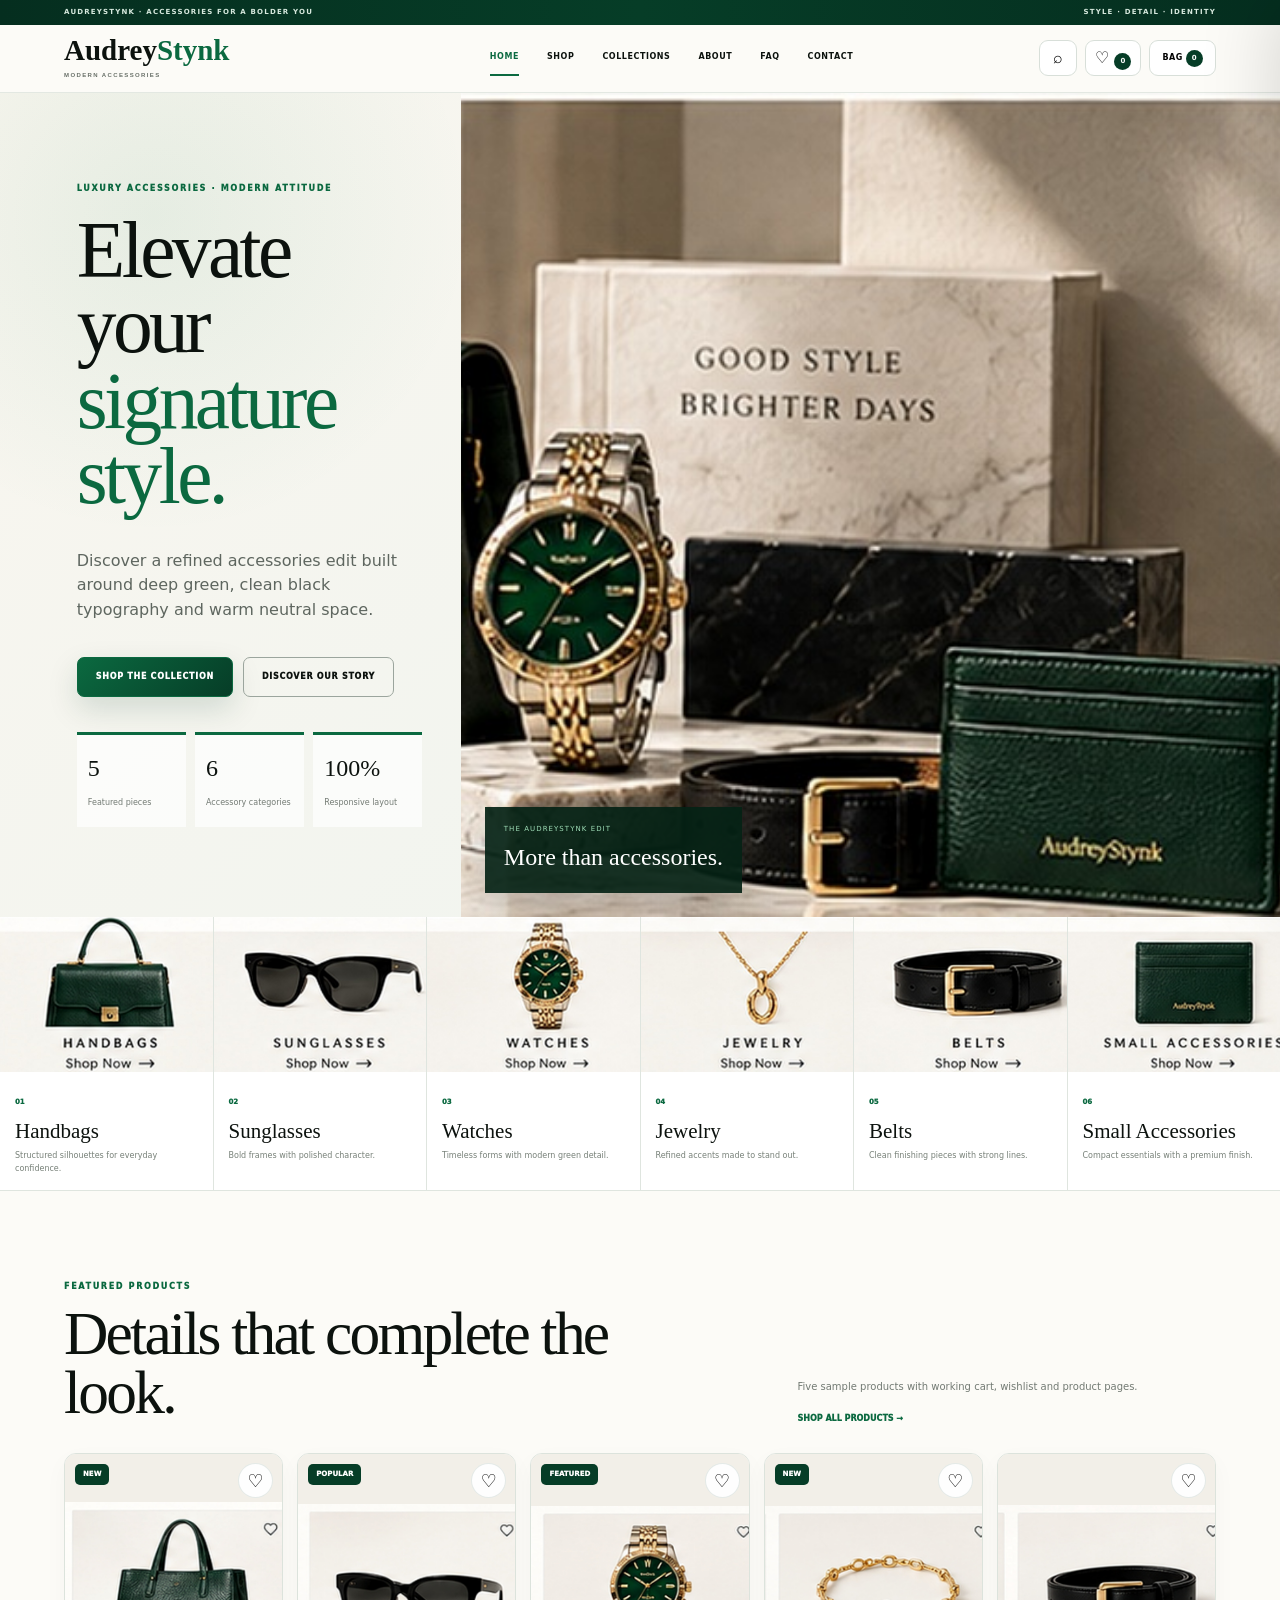
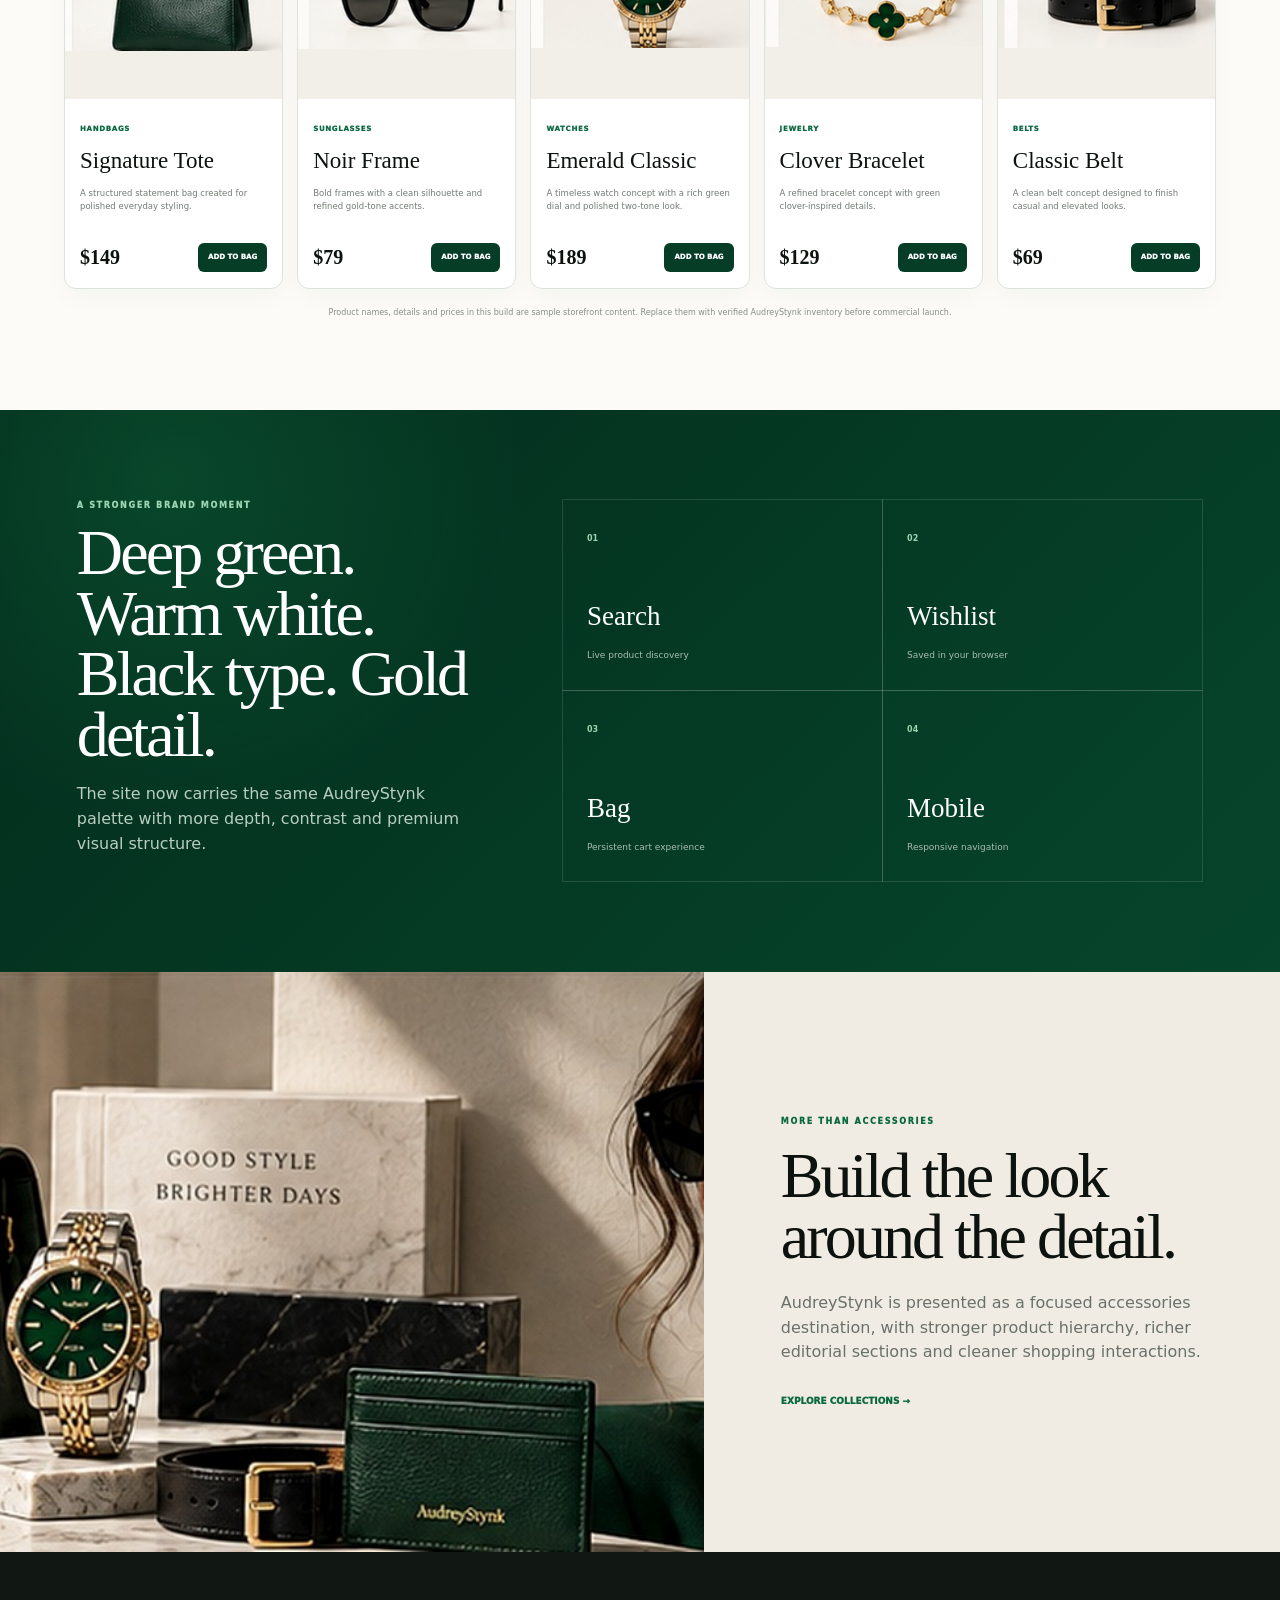
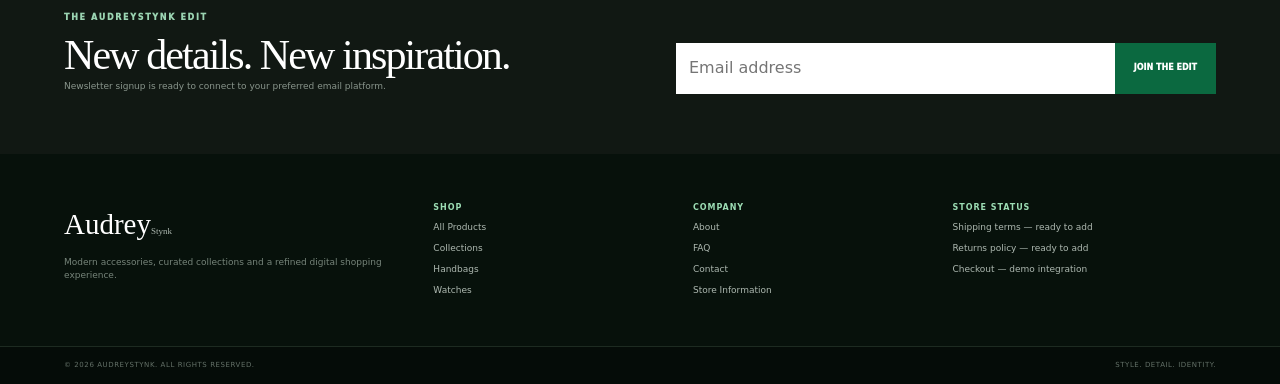
<file: index.html>
<!doctype html>
<html lang="en">
<head>
<meta charset="utf-8">
<meta name="viewport" content="width=device-width,initial-scale=1">
<title>AudreyStynk — Premium Accessories</title>
<meta name="description" content="Modern accessories, handbags, eyewear, watches, jewelry and curated fashion collections.">
<meta name="theme-color" content="#063d27">
<meta property="og:title" content="AudreyStynk — Premium Accessories">
<meta property="og:description" content="Modern accessories, handbags, eyewear, watches, jewelry and curated fashion collections.">
<meta property="og:type" content="website">
<meta property="og:url" content="https://audreystynk.github.io/">
<meta property="og:image" content="https://audreystynk.github.io/assets/hero-editorial.jpg">
<link rel="icon" href="favicon.ico">
<link rel="stylesheet" href="styles.css">
</head>
<body data-page="home">
<div class="announcement"><span>AUDREYSTYNK · ACCESSORIES FOR A BOLDER YOU</span><span>STYLE · DETAIL · IDENTITY</span></div>
<header class="site-header">
  <a class="brand" href="index.html">Audrey<span>Stynk</span><small>MODERN ACCESSORIES</small></a>
  <button class="mobile-menu" aria-label="Open navigation" aria-expanded="false">Menu</button>
  <nav class="main-nav"><a class="active" href="index.html">Home</a><a class="" href="shop.html">Shop</a><a class="" href="collections.html">Collections</a><a class="" href="about.html">About</a><a class="" href="faq.html">FAQ</a><a class="" href="contact.html">Contact</a></nav>
  <div class="header-actions">
    <button class="icon-btn search-toggle" aria-label="Search">⌕</button>
    <button class="icon-btn wishlist-toggle" aria-label="Wishlist">♡ <b id="wishCount">0</b></button>
    <button class="bag-btn" id="bagOpen" aria-label="Open shopping bag">Bag <b id="bagCount">0</b></button>
  </div>
</header>
<div class="search-drawer" id="searchDrawer">
  <div class="search-box"><span>⌕</span><input id="globalSearch" type="search" placeholder="Search AudreyStynk products..."><button class="search-close" aria-label="Close search">×</button></div>
  <div id="searchResults" class="search-results"></div>
</div>
<main>
<section class="hero-pro">
  <div class="hero-content">
    <p class="eyebrow">LUXURY ACCESSORIES · MODERN ATTITUDE</p>
    <h1>Elevate your<br><em>signature style.</em></h1>
    <p>Discover a refined accessories edit built around deep green, clean black typography and warm neutral space.</p>
    <div class="hero-cta"><a class="primary-btn" href="shop.html">Shop the Collection</a><a class="secondary-btn" href="about.html">Discover Our Story</a></div>
    <div class="hero-facts"><div><b>5</b><span>Featured pieces</span></div><div><b>6</b><span>Accessory categories</span></div><div><b>100%</b><span>Responsive layout</span></div></div>
  </div>
  <div class="hero-visual"><img src="assets/hero-editorial.jpg" alt="AudreyStynk accessories editorial"><div class="visual-tag"><small>THE AUDREYSTYNK EDIT</small><strong>More than accessories.</strong></div></div>
</section>

<section class="category-grid">
  <a href="shop.html#handbags"><img src="assets/cat-handbags.jpg" alt="Handbags"><div><span>01</span><h3>Handbags</h3><p>Structured silhouettes for everyday confidence.</p></div></a>
  <a href="shop.html#sunglasses"><img src="assets/cat-sunglasses.jpg" alt="Sunglasses"><div><span>02</span><h3>Sunglasses</h3><p>Bold frames with polished character.</p></div></a>
  <a href="shop.html#watches"><img src="assets/cat-watches.jpg" alt="Watches"><div><span>03</span><h3>Watches</h3><p>Timeless forms with modern green detail.</p></div></a>
  <a href="shop.html#jewelry"><img src="assets/cat-jewelry.jpg" alt="Jewelry"><div><span>04</span><h3>Jewelry</h3><p>Refined accents made to stand out.</p></div></a>
  <a href="shop.html#belts"><img src="assets/cat-belts.jpg" alt="Belts"><div><span>05</span><h3>Belts</h3><p>Clean finishing pieces with strong lines.</p></div></a>
  <a href="collections.html"><img src="assets/cat-small.jpg" alt="Small accessories"><div><span>06</span><h3>Small Accessories</h3><p>Compact essentials with a premium finish.</p></div></a>
</section>

<section class="section featured">
 <div class="section-title"><div><p class="eyebrow">FEATURED PRODUCTS</p><h2>Details that complete the look.</h2></div><div><p>Five sample products with working cart, wishlist and product pages.</p><a href="shop.html">Shop all products →</a></div></div>
 <div class="products-grid"><article class="product-card" data-id="signature-tote" data-category="handbags" data-name="signature tote" data-price="149">
      <div class="product-media"><span class="badge">New</span><button class="heart-btn" data-wish="signature-tote" aria-label="Save Signature Tote">♡</button><a href="product-signature-tote.html"><img src="assets/signature-tote.jpg" alt="Signature Tote"></a><a class="quick-view" href="product-signature-tote.html">View Details</a></div>
      <div class="product-copy"><span>Handbags</span><h3><a href="product-signature-tote.html">Signature Tote</a></h3><p>A structured statement bag created for polished everyday styling.</p><div class="product-meta"><strong>$149</strong><button class="add-btn" data-add="signature-tote">Add to Bag</button></div></div>
    </article><article class="product-card" data-id="noir-frame" data-category="sunglasses" data-name="noir frame" data-price="79">
      <div class="product-media"><span class="badge">Popular</span><button class="heart-btn" data-wish="noir-frame" aria-label="Save Noir Frame">♡</button><a href="product-noir-frame.html"><img src="assets/noir-frame.jpg" alt="Noir Frame"></a><a class="quick-view" href="product-noir-frame.html">View Details</a></div>
      <div class="product-copy"><span>Sunglasses</span><h3><a href="product-noir-frame.html">Noir Frame</a></h3><p>Bold frames with a clean silhouette and refined gold-tone accents.</p><div class="product-meta"><strong>$79</strong><button class="add-btn" data-add="noir-frame">Add to Bag</button></div></div>
    </article><article class="product-card" data-id="emerald-classic" data-category="watches" data-name="emerald classic" data-price="189">
      <div class="product-media"><span class="badge">Featured</span><button class="heart-btn" data-wish="emerald-classic" aria-label="Save Emerald Classic">♡</button><a href="product-emerald-classic.html"><img src="assets/emerald-classic.jpg" alt="Emerald Classic"></a><a class="quick-view" href="product-emerald-classic.html">View Details</a></div>
      <div class="product-copy"><span>Watches</span><h3><a href="product-emerald-classic.html">Emerald Classic</a></h3><p>A timeless watch concept with a rich green dial and polished two-tone look.</p><div class="product-meta"><strong>$189</strong><button class="add-btn" data-add="emerald-classic">Add to Bag</button></div></div>
    </article><article class="product-card" data-id="clover-bracelet" data-category="jewelry" data-name="clover bracelet" data-price="129">
      <div class="product-media"><span class="badge">New</span><button class="heart-btn" data-wish="clover-bracelet" aria-label="Save Clover Bracelet">♡</button><a href="product-clover-bracelet.html"><img src="assets/clover-bracelet.jpg" alt="Clover Bracelet"></a><a class="quick-view" href="product-clover-bracelet.html">View Details</a></div>
      <div class="product-copy"><span>Jewelry</span><h3><a href="product-clover-bracelet.html">Clover Bracelet</a></h3><p>A refined bracelet concept with green clover-inspired details.</p><div class="product-meta"><strong>$129</strong><button class="add-btn" data-add="clover-bracelet">Add to Bag</button></div></div>
    </article><article class="product-card" data-id="classic-belt" data-category="belts" data-name="classic belt" data-price="69">
      <div class="product-media"><button class="heart-btn" data-wish="classic-belt" aria-label="Save Classic Belt">♡</button><a href="product-classic-belt.html"><img src="assets/classic-belt.jpg" alt="Classic Belt"></a><a class="quick-view" href="product-classic-belt.html">View Details</a></div>
      <div class="product-copy"><span>Belts</span><h3><a href="product-classic-belt.html">Classic Belt</a></h3><p>A clean belt concept designed to finish casual and elevated looks.</p><div class="product-meta"><strong>$69</strong><button class="add-btn" data-add="classic-belt">Add to Bag</button></div></div>
    </article></div>
 <p class="demo-note">Product names, details and prices in this build are sample storefront content. Replace them with verified AudreyStynk inventory before commercial launch.</p>
</section>

<section class="intense-band">
  <div><p class="eyebrow light">A STRONGER BRAND MOMENT</p><h2>Deep green. Warm white. Black type. Gold detail.</h2><p>The site now carries the same AudreyStynk palette with more depth, contrast and premium visual structure.</p></div>
  <div class="band-stats"><article><b>01</b><strong>Search</strong><span>Live product discovery</span></article><article><b>02</b><strong>Wishlist</strong><span>Saved in your browser</span></article><article><b>03</b><strong>Bag</strong><span>Persistent cart experience</span></article><article><b>04</b><strong>Mobile</strong><span>Responsive navigation</span></article></div>
</section>

<section class="story-split">
  <div class="story-image"><img src="assets/editorial-wide.jpg" alt="AudreyStynk editorial collection"></div>
  <div class="story-copy"><p class="eyebrow">MORE THAN ACCESSORIES</p><h2>Build the look around the detail.</h2><p>AudreyStynk is presented as a focused accessories destination, with stronger product hierarchy, richer editorial sections and cleaner shopping interactions.</p><a class="text-link" href="collections.html">Explore collections →</a></div>
</section>
</main>
<section class="newsletter">
  <div><p class="eyebrow light">THE AUDREYSTYNK EDIT</p><h2>New details. New inspiration.</h2><p>Newsletter signup is ready to connect to your preferred email platform.</p></div>
  <form onsubmit="return false"><input type="email" placeholder="Email address" aria-label="Email address"><button>Join the Edit</button></form>
</section>
<footer>
  <div class="footer-grid">
    <div><div class="footer-brand">Audrey<span>Stynk</span></div><p>Modern accessories, curated collections and a refined digital shopping experience.</p></div>
    <div><strong>Shop</strong><a href="shop.html">All Products</a><a href="collections.html">Collections</a><a href="shop.html#handbags">Handbags</a><a href="shop.html#watches">Watches</a></div>
    <div><strong>Company</strong><a href="about.html">About</a><a href="faq.html">FAQ</a><a href="contact.html">Contact</a><a href="policies.html">Store Information</a></div>
    <div><strong>Store Status</strong><span>Shipping terms — ready to add</span><span>Returns policy — ready to add</span><span>Checkout — demo integration</span></div>
  </div>
  <div class="footer-bottom"><span>© 2026 AudreyStynk. All rights reserved.</span><span>Style. Detail. Identity.</span></div>
</footer>
<aside class="bag-panel" id="bagPanel" aria-hidden="true">
 <div class="bag-head"><div><small>YOUR BAG</small><strong>Selected Pieces</strong></div><button id="bagClose">×</button></div>
 <div class="bag-items" id="bagItems"><p class="empty-state">Your bag is empty.</p></div>
 <div class="bag-summary"><div><span>Subtotal</span><strong id="bagSubtotal">$0</strong></div><small>Taxes, shipping and live payment processing are not configured in this demo.</small><a class="primary-btn full" href="checkout.html">Review Bag</a></div>
</aside>
<div class="page-overlay" id="pageOverlay"></div>
<div class="toast" id="toast" role="status"></div>
<script>window.AUDREY_PRODUCTS=[{"id": "signature-tote", "name": "Signature Tote", "category": "Handbags", "price": 149, "image": "assets/signature-tote.jpg", "detail": "assets/signature-tote-detail.jpg", "badge": "New", "material": "Structured finish", "tone": "Deep green", "desc": "A structured statement bag created for polished everyday styling.", "page": "product-signature-tote.html"}, {"id": "noir-frame", "name": "Noir Frame", "category": "Sunglasses", "price": 79, "image": "assets/noir-frame.jpg", "detail": "assets/noir-frame-detail.jpg", "badge": "Popular", "material": "Gloss finish", "tone": "Black / gold-tone", "desc": "Bold frames with a clean silhouette and refined gold-tone accents.", "page": "product-noir-frame.html"}, {"id": "emerald-classic", "name": "Emerald Classic", "category": "Watches", "price": 189, "image": "assets/emerald-classic.jpg", "detail": "assets/emerald-classic-detail.jpg", "badge": "Featured", "material": "Two-tone finish", "tone": "Emerald dial", "desc": "A timeless watch concept with a rich green dial and polished two-tone look.", "page": "product-emerald-classic.html"}, {"id": "clover-bracelet", "name": "Clover Bracelet", "category": "Jewelry", "price": 129, "image": "assets/clover-bracelet.jpg", "detail": "assets/clover-bracelet-detail.jpg", "badge": "New", "material": "Gold-tone finish", "tone": "Green accents", "desc": "A refined bracelet concept with green clover-inspired details.", "page": "product-clover-bracelet.html"}, {"id": "classic-belt", "name": "Classic Belt", "category": "Belts", "price": 69, "image": "assets/classic-belt.jpg", "detail": "assets/classic-belt-detail.jpg", "badge": "", "material": "Smooth finish", "tone": "Black / gold-tone", "desc": "A clean belt concept designed to finish casual and elevated looks.", "page": "product-classic-belt.html"}];</script>
<script src="script.js"></script>

</body>
</html>
</file>
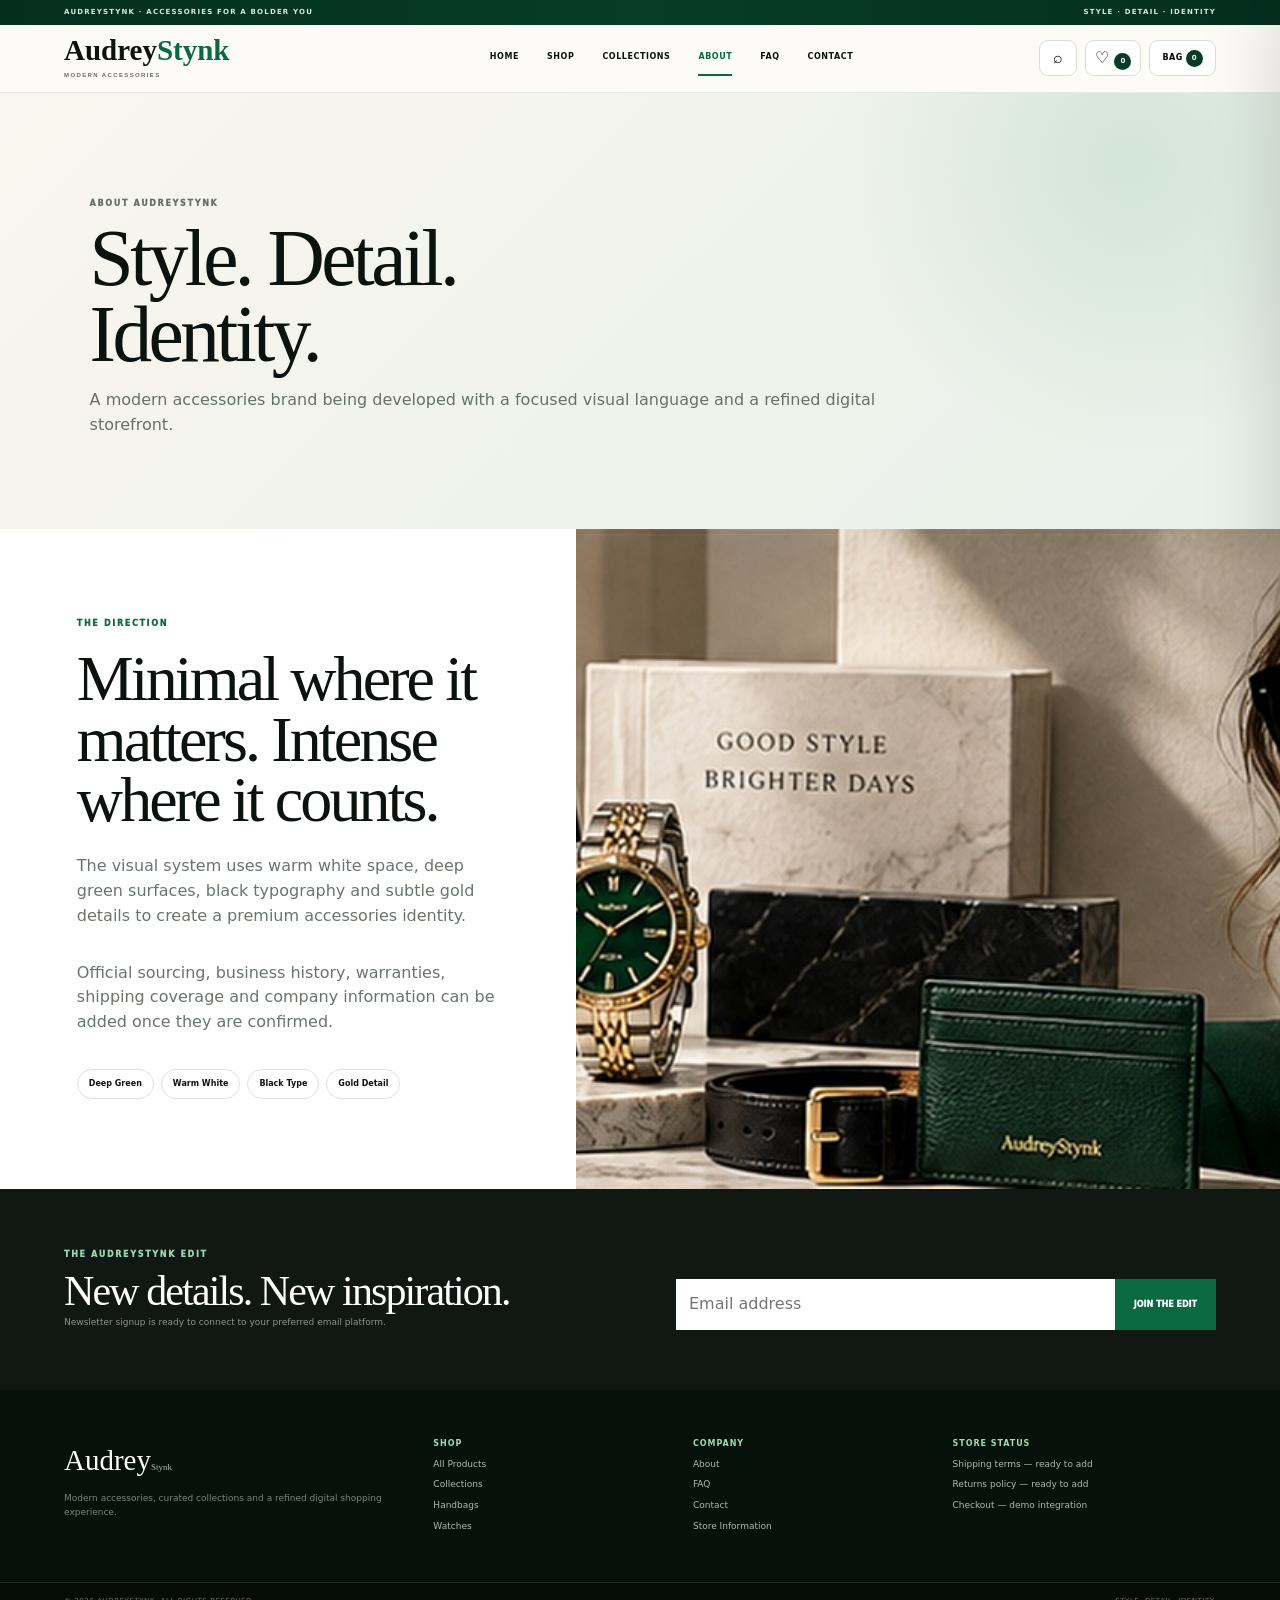
<file: about.html>
<!doctype html>
<html lang="en">
<head>
<meta charset="utf-8">
<meta name="viewport" content="width=device-width,initial-scale=1">
<title>About — AudreyStynk</title>
<meta name="description" content="About the AudreyStynk accessories brand direction.">
<meta name="theme-color" content="#063d27">
<meta property="og:title" content="About — AudreyStynk">
<meta property="og:description" content="About the AudreyStynk accessories brand direction.">
<meta property="og:type" content="website">
<meta property="og:url" content="https://audreystynk.github.io/">
<meta property="og:image" content="https://audreystynk.github.io/assets/hero-editorial.jpg">
<link rel="icon" href="favicon.ico">
<link rel="stylesheet" href="styles.css">
</head>
<body data-page="about">
<div class="announcement"><span>AUDREYSTYNK · ACCESSORIES FOR A BOLDER YOU</span><span>STYLE · DETAIL · IDENTITY</span></div>
<header class="site-header">
  <a class="brand" href="index.html">Audrey<span>Stynk</span><small>MODERN ACCESSORIES</small></a>
  <button class="mobile-menu" aria-label="Open navigation" aria-expanded="false">Menu</button>
  <nav class="main-nav"><a class="" href="index.html">Home</a><a class="" href="shop.html">Shop</a><a class="" href="collections.html">Collections</a><a class="active" href="about.html">About</a><a class="" href="faq.html">FAQ</a><a class="" href="contact.html">Contact</a></nav>
  <div class="header-actions">
    <button class="icon-btn search-toggle" aria-label="Search">⌕</button>
    <button class="icon-btn wishlist-toggle" aria-label="Wishlist">♡ <b id="wishCount">0</b></button>
    <button class="bag-btn" id="bagOpen" aria-label="Open shopping bag">Bag <b id="bagCount">0</b></button>
  </div>
</header>
<div class="search-drawer" id="searchDrawer">
  <div class="search-box"><span>⌕</span><input id="globalSearch" type="search" placeholder="Search AudreyStynk products..."><button class="search-close" aria-label="Close search">×</button></div>
  <div id="searchResults" class="search-results"></div>
</div>
<main>
<section class="page-hero"><p class="eyebrow">ABOUT AUDREYSTYNK</p><h1>Style. Detail.<br>Identity.</h1><p>A modern accessories brand being developed with a focused visual language and a refined digital storefront.</p></section>
<section class="about-pro"><div><p class="eyebrow">THE DIRECTION</p><h2>Minimal where it matters. Intense where it counts.</h2><p>The visual system uses warm white space, deep green surfaces, black typography and subtle gold details to create a premium accessories identity.</p><p>Official sourcing, business history, warranties, shipping coverage and company information can be added once they are confirmed.</p><div class="pill-row"><span>Deep Green</span><span>Warm White</span><span>Black Type</span><span>Gold Detail</span></div></div><img src="assets/editorial-wide.jpg" alt="AudreyStynk brand editorial"></section>
</main>
<section class="newsletter">
  <div><p class="eyebrow light">THE AUDREYSTYNK EDIT</p><h2>New details. New inspiration.</h2><p>Newsletter signup is ready to connect to your preferred email platform.</p></div>
  <form onsubmit="return false"><input type="email" placeholder="Email address" aria-label="Email address"><button>Join the Edit</button></form>
</section>
<footer>
  <div class="footer-grid">
    <div><div class="footer-brand">Audrey<span>Stynk</span></div><p>Modern accessories, curated collections and a refined digital shopping experience.</p></div>
    <div><strong>Shop</strong><a href="shop.html">All Products</a><a href="collections.html">Collections</a><a href="shop.html#handbags">Handbags</a><a href="shop.html#watches">Watches</a></div>
    <div><strong>Company</strong><a href="about.html">About</a><a href="faq.html">FAQ</a><a href="contact.html">Contact</a><a href="policies.html">Store Information</a></div>
    <div><strong>Store Status</strong><span>Shipping terms — ready to add</span><span>Returns policy — ready to add</span><span>Checkout — demo integration</span></div>
  </div>
  <div class="footer-bottom"><span>© 2026 AudreyStynk. All rights reserved.</span><span>Style. Detail. Identity.</span></div>
</footer>
<aside class="bag-panel" id="bagPanel" aria-hidden="true">
 <div class="bag-head"><div><small>YOUR BAG</small><strong>Selected Pieces</strong></div><button id="bagClose">×</button></div>
 <div class="bag-items" id="bagItems"><p class="empty-state">Your bag is empty.</p></div>
 <div class="bag-summary"><div><span>Subtotal</span><strong id="bagSubtotal">$0</strong></div><small>Taxes, shipping and live payment processing are not configured in this demo.</small><a class="primary-btn full" href="checkout.html">Review Bag</a></div>
</aside>
<div class="page-overlay" id="pageOverlay"></div>
<div class="toast" id="toast" role="status"></div>
<script>window.AUDREY_PRODUCTS=[{"id": "signature-tote", "name": "Signature Tote", "category": "Handbags", "price": 149, "image": "assets/signature-tote.jpg", "detail": "assets/signature-tote-detail.jpg", "badge": "New", "material": "Structured finish", "tone": "Deep green", "desc": "A structured statement bag created for polished everyday styling.", "page": "product-signature-tote.html"}, {"id": "noir-frame", "name": "Noir Frame", "category": "Sunglasses", "price": 79, "image": "assets/noir-frame.jpg", "detail": "assets/noir-frame-detail.jpg", "badge": "Popular", "material": "Gloss finish", "tone": "Black / gold-tone", "desc": "Bold frames with a clean silhouette and refined gold-tone accents.", "page": "product-noir-frame.html"}, {"id": "emerald-classic", "name": "Emerald Classic", "category": "Watches", "price": 189, "image": "assets/emerald-classic.jpg", "detail": "assets/emerald-classic-detail.jpg", "badge": "Featured", "material": "Two-tone finish", "tone": "Emerald dial", "desc": "A timeless watch concept with a rich green dial and polished two-tone look.", "page": "product-emerald-classic.html"}, {"id": "clover-bracelet", "name": "Clover Bracelet", "category": "Jewelry", "price": 129, "image": "assets/clover-bracelet.jpg", "detail": "assets/clover-bracelet-detail.jpg", "badge": "New", "material": "Gold-tone finish", "tone": "Green accents", "desc": "A refined bracelet concept with green clover-inspired details.", "page": "product-clover-bracelet.html"}, {"id": "classic-belt", "name": "Classic Belt", "category": "Belts", "price": 69, "image": "assets/classic-belt.jpg", "detail": "assets/classic-belt-detail.jpg", "badge": "", "material": "Smooth finish", "tone": "Black / gold-tone", "desc": "A clean belt concept designed to finish casual and elevated looks.", "page": "product-classic-belt.html"}];</script>
<script src="script.js"></script>

</body>
</html>
</file>
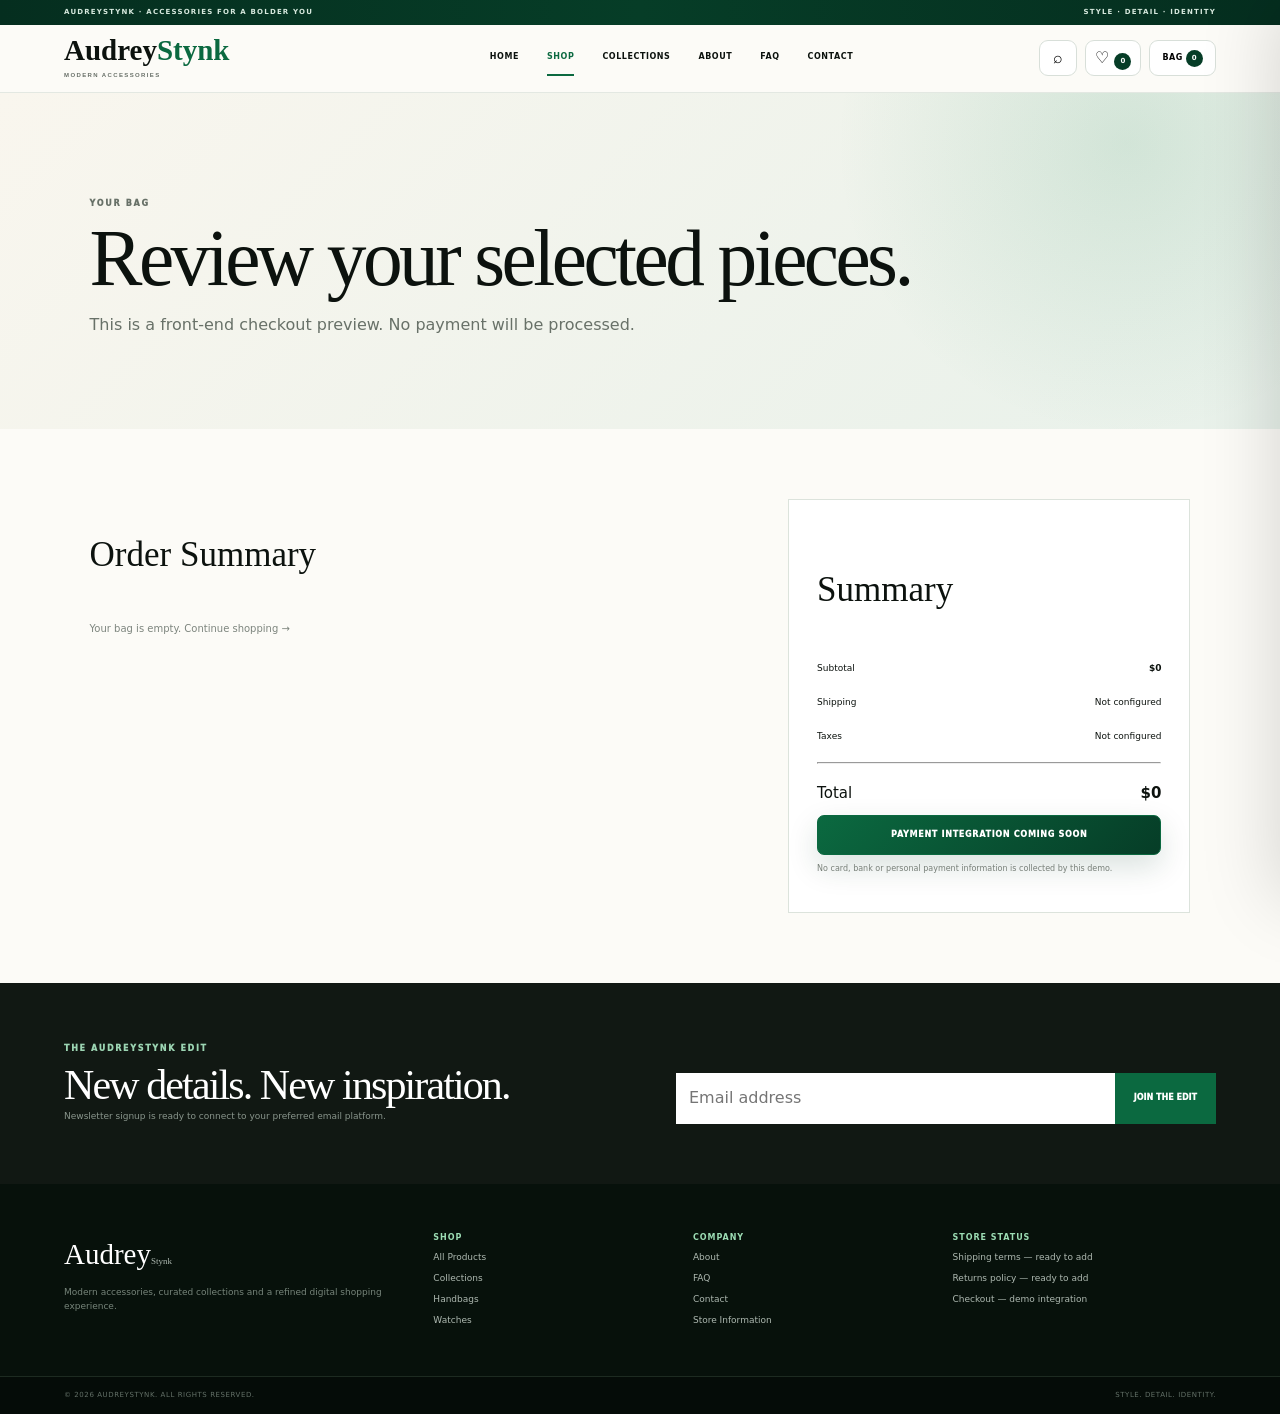
<file: checkout.html>
<!doctype html>
<html lang="en">
<head>
<meta charset="utf-8">
<meta name="viewport" content="width=device-width,initial-scale=1">
<title>Review Bag — AudreyStynk</title>
<meta name="description" content="Review selected AudreyStynk items.">
<meta name="theme-color" content="#063d27">
<meta property="og:title" content="Review Bag — AudreyStynk">
<meta property="og:description" content="Review selected AudreyStynk items.">
<meta property="og:type" content="website">
<meta property="og:url" content="https://audreystynk.github.io/">
<meta property="og:image" content="https://audreystynk.github.io/assets/hero-editorial.jpg">
<link rel="icon" href="favicon.ico">
<link rel="stylesheet" href="styles.css">
</head>
<body data-page="shop">
<div class="announcement"><span>AUDREYSTYNK · ACCESSORIES FOR A BOLDER YOU</span><span>STYLE · DETAIL · IDENTITY</span></div>
<header class="site-header">
  <a class="brand" href="index.html">Audrey<span>Stynk</span><small>MODERN ACCESSORIES</small></a>
  <button class="mobile-menu" aria-label="Open navigation" aria-expanded="false">Menu</button>
  <nav class="main-nav"><a class="" href="index.html">Home</a><a class="active" href="shop.html">Shop</a><a class="" href="collections.html">Collections</a><a class="" href="about.html">About</a><a class="" href="faq.html">FAQ</a><a class="" href="contact.html">Contact</a></nav>
  <div class="header-actions">
    <button class="icon-btn search-toggle" aria-label="Search">⌕</button>
    <button class="icon-btn wishlist-toggle" aria-label="Wishlist">♡ <b id="wishCount">0</b></button>
    <button class="bag-btn" id="bagOpen" aria-label="Open shopping bag">Bag <b id="bagCount">0</b></button>
  </div>
</header>
<div class="search-drawer" id="searchDrawer">
  <div class="search-box"><span>⌕</span><input id="globalSearch" type="search" placeholder="Search AudreyStynk products..."><button class="search-close" aria-label="Close search">×</button></div>
  <div id="searchResults" class="search-results"></div>
</div>
<main>
<section class="page-hero"><p class="eyebrow">YOUR BAG</p><h1>Review your selected pieces.</h1><p>This is a front-end checkout preview. No payment will be processed.</p></section>
<section class="checkout-layout">
 <div><h2>Order Summary</h2><div id="checkoutItems" class="checkout-items"></div></div>
 <aside><h3>Summary</h3><div class="summary-line"><span>Subtotal</span><strong id="checkoutSubtotal">$0</strong></div><div class="summary-line"><span>Shipping</span><span>Not configured</span></div><div class="summary-line"><span>Taxes</span><span>Not configured</span></div><hr><div class="summary-line total"><span>Total</span><strong id="checkoutTotal">$0</strong></div><button class="primary-btn full" type="button">Payment Integration Coming Soon</button><p>No card, bank or personal payment information is collected by this demo.</p></aside>
</section>
</main>
<section class="newsletter">
  <div><p class="eyebrow light">THE AUDREYSTYNK EDIT</p><h2>New details. New inspiration.</h2><p>Newsletter signup is ready to connect to your preferred email platform.</p></div>
  <form onsubmit="return false"><input type="email" placeholder="Email address" aria-label="Email address"><button>Join the Edit</button></form>
</section>
<footer>
  <div class="footer-grid">
    <div><div class="footer-brand">Audrey<span>Stynk</span></div><p>Modern accessories, curated collections and a refined digital shopping experience.</p></div>
    <div><strong>Shop</strong><a href="shop.html">All Products</a><a href="collections.html">Collections</a><a href="shop.html#handbags">Handbags</a><a href="shop.html#watches">Watches</a></div>
    <div><strong>Company</strong><a href="about.html">About</a><a href="faq.html">FAQ</a><a href="contact.html">Contact</a><a href="policies.html">Store Information</a></div>
    <div><strong>Store Status</strong><span>Shipping terms — ready to add</span><span>Returns policy — ready to add</span><span>Checkout — demo integration</span></div>
  </div>
  <div class="footer-bottom"><span>© 2026 AudreyStynk. All rights reserved.</span><span>Style. Detail. Identity.</span></div>
</footer>
<aside class="bag-panel" id="bagPanel" aria-hidden="true">
 <div class="bag-head"><div><small>YOUR BAG</small><strong>Selected Pieces</strong></div><button id="bagClose">×</button></div>
 <div class="bag-items" id="bagItems"><p class="empty-state">Your bag is empty.</p></div>
 <div class="bag-summary"><div><span>Subtotal</span><strong id="bagSubtotal">$0</strong></div><small>Taxes, shipping and live payment processing are not configured in this demo.</small><a class="primary-btn full" href="checkout.html">Review Bag</a></div>
</aside>
<div class="page-overlay" id="pageOverlay"></div>
<div class="toast" id="toast" role="status"></div>
<script>window.AUDREY_PRODUCTS=[{"id": "signature-tote", "name": "Signature Tote", "category": "Handbags", "price": 149, "image": "assets/signature-tote.jpg", "detail": "assets/signature-tote-detail.jpg", "badge": "New", "material": "Structured finish", "tone": "Deep green", "desc": "A structured statement bag created for polished everyday styling.", "page": "product-signature-tote.html"}, {"id": "noir-frame", "name": "Noir Frame", "category": "Sunglasses", "price": 79, "image": "assets/noir-frame.jpg", "detail": "assets/noir-frame-detail.jpg", "badge": "Popular", "material": "Gloss finish", "tone": "Black / gold-tone", "desc": "Bold frames with a clean silhouette and refined gold-tone accents.", "page": "product-noir-frame.html"}, {"id": "emerald-classic", "name": "Emerald Classic", "category": "Watches", "price": 189, "image": "assets/emerald-classic.jpg", "detail": "assets/emerald-classic-detail.jpg", "badge": "Featured", "material": "Two-tone finish", "tone": "Emerald dial", "desc": "A timeless watch concept with a rich green dial and polished two-tone look.", "page": "product-emerald-classic.html"}, {"id": "clover-bracelet", "name": "Clover Bracelet", "category": "Jewelry", "price": 129, "image": "assets/clover-bracelet.jpg", "detail": "assets/clover-bracelet-detail.jpg", "badge": "New", "material": "Gold-tone finish", "tone": "Green accents", "desc": "A refined bracelet concept with green clover-inspired details.", "page": "product-clover-bracelet.html"}, {"id": "classic-belt", "name": "Classic Belt", "category": "Belts", "price": 69, "image": "assets/classic-belt.jpg", "detail": "assets/classic-belt-detail.jpg", "badge": "", "material": "Smooth finish", "tone": "Black / gold-tone", "desc": "A clean belt concept designed to finish casual and elevated looks.", "page": "product-classic-belt.html"}];</script>
<script src="script.js"></script>

</body>
</html>
</file>
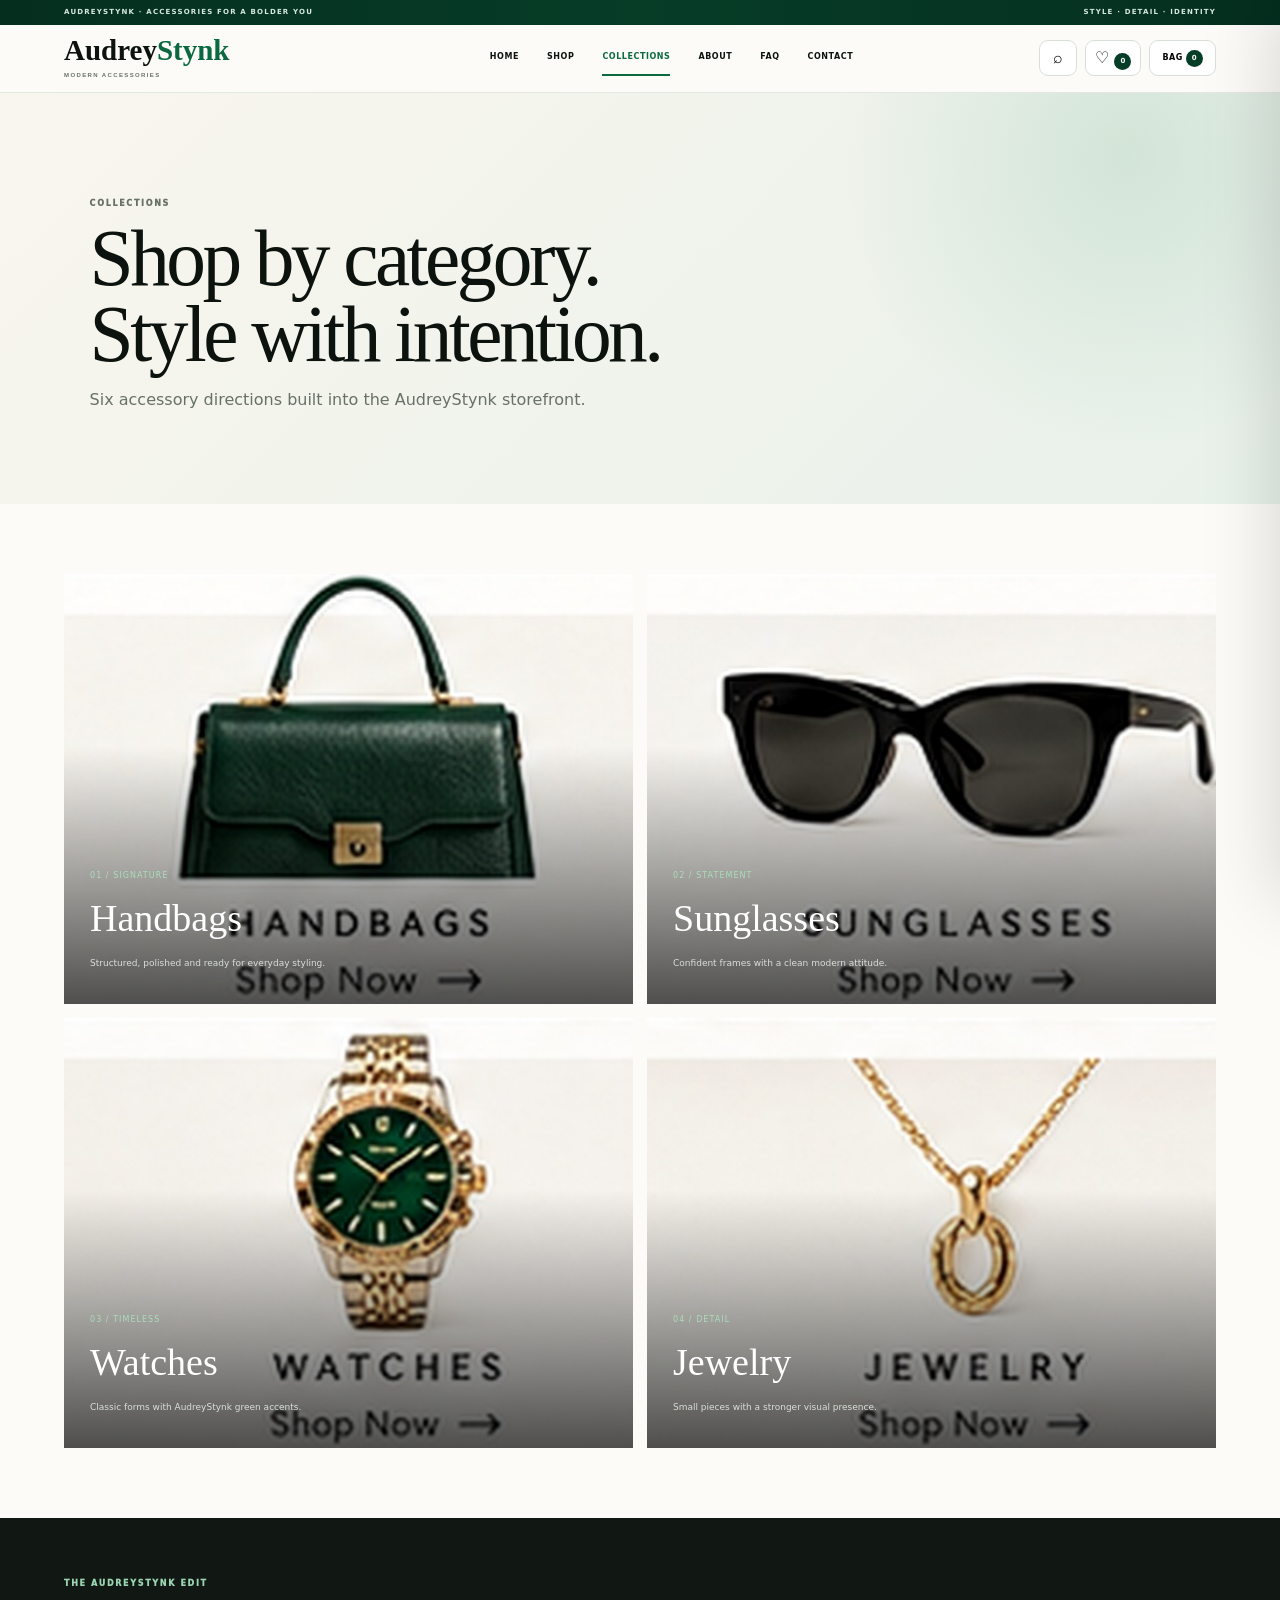
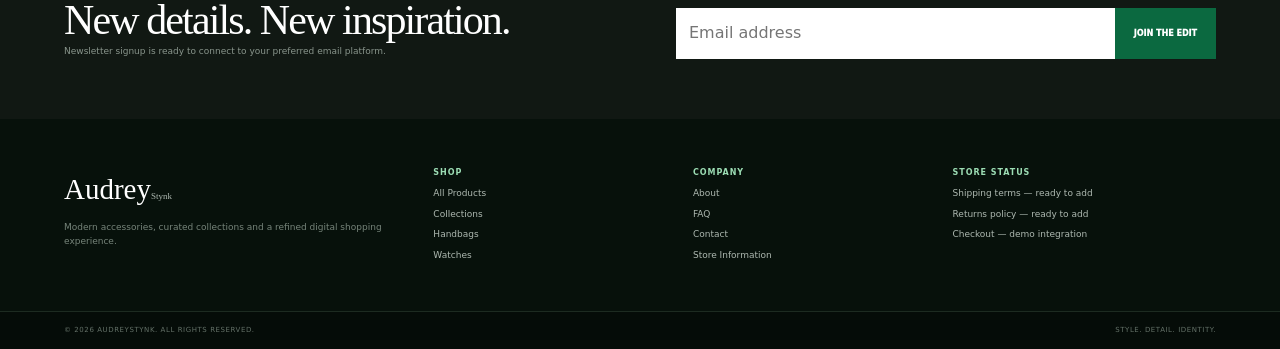
<file: collections.html>
<!doctype html>
<html lang="en">
<head>
<meta charset="utf-8">
<meta name="viewport" content="width=device-width,initial-scale=1">
<title>Collections — AudreyStynk</title>
<meta name="description" content="Explore AudreyStynk accessory collections.">
<meta name="theme-color" content="#063d27">
<meta property="og:title" content="Collections — AudreyStynk">
<meta property="og:description" content="Explore AudreyStynk accessory collections.">
<meta property="og:type" content="website">
<meta property="og:url" content="https://audreystynk.github.io/">
<meta property="og:image" content="https://audreystynk.github.io/assets/hero-editorial.jpg">
<link rel="icon" href="favicon.ico">
<link rel="stylesheet" href="styles.css">
</head>
<body data-page="collections">
<div class="announcement"><span>AUDREYSTYNK · ACCESSORIES FOR A BOLDER YOU</span><span>STYLE · DETAIL · IDENTITY</span></div>
<header class="site-header">
  <a class="brand" href="index.html">Audrey<span>Stynk</span><small>MODERN ACCESSORIES</small></a>
  <button class="mobile-menu" aria-label="Open navigation" aria-expanded="false">Menu</button>
  <nav class="main-nav"><a class="" href="index.html">Home</a><a class="" href="shop.html">Shop</a><a class="active" href="collections.html">Collections</a><a class="" href="about.html">About</a><a class="" href="faq.html">FAQ</a><a class="" href="contact.html">Contact</a></nav>
  <div class="header-actions">
    <button class="icon-btn search-toggle" aria-label="Search">⌕</button>
    <button class="icon-btn wishlist-toggle" aria-label="Wishlist">♡ <b id="wishCount">0</b></button>
    <button class="bag-btn" id="bagOpen" aria-label="Open shopping bag">Bag <b id="bagCount">0</b></button>
  </div>
</header>
<div class="search-drawer" id="searchDrawer">
  <div class="search-box"><span>⌕</span><input id="globalSearch" type="search" placeholder="Search AudreyStynk products..."><button class="search-close" aria-label="Close search">×</button></div>
  <div id="searchResults" class="search-results"></div>
</div>
<main>
<section class="page-hero"><p class="eyebrow">COLLECTIONS</p><h1>Shop by category.<br>Style with intention.</h1><p>Six accessory directions built into the AudreyStynk storefront.</p></section>
<section class="collections-pro">
 <a href="shop.html#handbags"><img src="assets/cat-handbags.jpg" alt="Handbags"><div><span>01 / SIGNATURE</span><h2>Handbags</h2><p>Structured, polished and ready for everyday styling.</p></div></a>
 <a href="shop.html#sunglasses"><img src="assets/cat-sunglasses.jpg" alt="Sunglasses"><div><span>02 / STATEMENT</span><h2>Sunglasses</h2><p>Confident frames with a clean modern attitude.</p></div></a>
 <a href="shop.html#watches"><img src="assets/cat-watches.jpg" alt="Watches"><div><span>03 / TIMELESS</span><h2>Watches</h2><p>Classic forms with AudreyStynk green accents.</p></div></a>
 <a href="shop.html#jewelry"><img src="assets/cat-jewelry.jpg" alt="Jewelry"><div><span>04 / DETAIL</span><h2>Jewelry</h2><p>Small pieces with a stronger visual presence.</p></div></a>
</section>
</main>
<section class="newsletter">
  <div><p class="eyebrow light">THE AUDREYSTYNK EDIT</p><h2>New details. New inspiration.</h2><p>Newsletter signup is ready to connect to your preferred email platform.</p></div>
  <form onsubmit="return false"><input type="email" placeholder="Email address" aria-label="Email address"><button>Join the Edit</button></form>
</section>
<footer>
  <div class="footer-grid">
    <div><div class="footer-brand">Audrey<span>Stynk</span></div><p>Modern accessories, curated collections and a refined digital shopping experience.</p></div>
    <div><strong>Shop</strong><a href="shop.html">All Products</a><a href="collections.html">Collections</a><a href="shop.html#handbags">Handbags</a><a href="shop.html#watches">Watches</a></div>
    <div><strong>Company</strong><a href="about.html">About</a><a href="faq.html">FAQ</a><a href="contact.html">Contact</a><a href="policies.html">Store Information</a></div>
    <div><strong>Store Status</strong><span>Shipping terms — ready to add</span><span>Returns policy — ready to add</span><span>Checkout — demo integration</span></div>
  </div>
  <div class="footer-bottom"><span>© 2026 AudreyStynk. All rights reserved.</span><span>Style. Detail. Identity.</span></div>
</footer>
<aside class="bag-panel" id="bagPanel" aria-hidden="true">
 <div class="bag-head"><div><small>YOUR BAG</small><strong>Selected Pieces</strong></div><button id="bagClose">×</button></div>
 <div class="bag-items" id="bagItems"><p class="empty-state">Your bag is empty.</p></div>
 <div class="bag-summary"><div><span>Subtotal</span><strong id="bagSubtotal">$0</strong></div><small>Taxes, shipping and live payment processing are not configured in this demo.</small><a class="primary-btn full" href="checkout.html">Review Bag</a></div>
</aside>
<div class="page-overlay" id="pageOverlay"></div>
<div class="toast" id="toast" role="status"></div>
<script>window.AUDREY_PRODUCTS=[{"id": "signature-tote", "name": "Signature Tote", "category": "Handbags", "price": 149, "image": "assets/signature-tote.jpg", "detail": "assets/signature-tote-detail.jpg", "badge": "New", "material": "Structured finish", "tone": "Deep green", "desc": "A structured statement bag created for polished everyday styling.", "page": "product-signature-tote.html"}, {"id": "noir-frame", "name": "Noir Frame", "category": "Sunglasses", "price": 79, "image": "assets/noir-frame.jpg", "detail": "assets/noir-frame-detail.jpg", "badge": "Popular", "material": "Gloss finish", "tone": "Black / gold-tone", "desc": "Bold frames with a clean silhouette and refined gold-tone accents.", "page": "product-noir-frame.html"}, {"id": "emerald-classic", "name": "Emerald Classic", "category": "Watches", "price": 189, "image": "assets/emerald-classic.jpg", "detail": "assets/emerald-classic-detail.jpg", "badge": "Featured", "material": "Two-tone finish", "tone": "Emerald dial", "desc": "A timeless watch concept with a rich green dial and polished two-tone look.", "page": "product-emerald-classic.html"}, {"id": "clover-bracelet", "name": "Clover Bracelet", "category": "Jewelry", "price": 129, "image": "assets/clover-bracelet.jpg", "detail": "assets/clover-bracelet-detail.jpg", "badge": "New", "material": "Gold-tone finish", "tone": "Green accents", "desc": "A refined bracelet concept with green clover-inspired details.", "page": "product-clover-bracelet.html"}, {"id": "classic-belt", "name": "Classic Belt", "category": "Belts", "price": 69, "image": "assets/classic-belt.jpg", "detail": "assets/classic-belt-detail.jpg", "badge": "", "material": "Smooth finish", "tone": "Black / gold-tone", "desc": "A clean belt concept designed to finish casual and elevated looks.", "page": "product-classic-belt.html"}];</script>
<script src="script.js"></script>

</body>
</html>
</file>
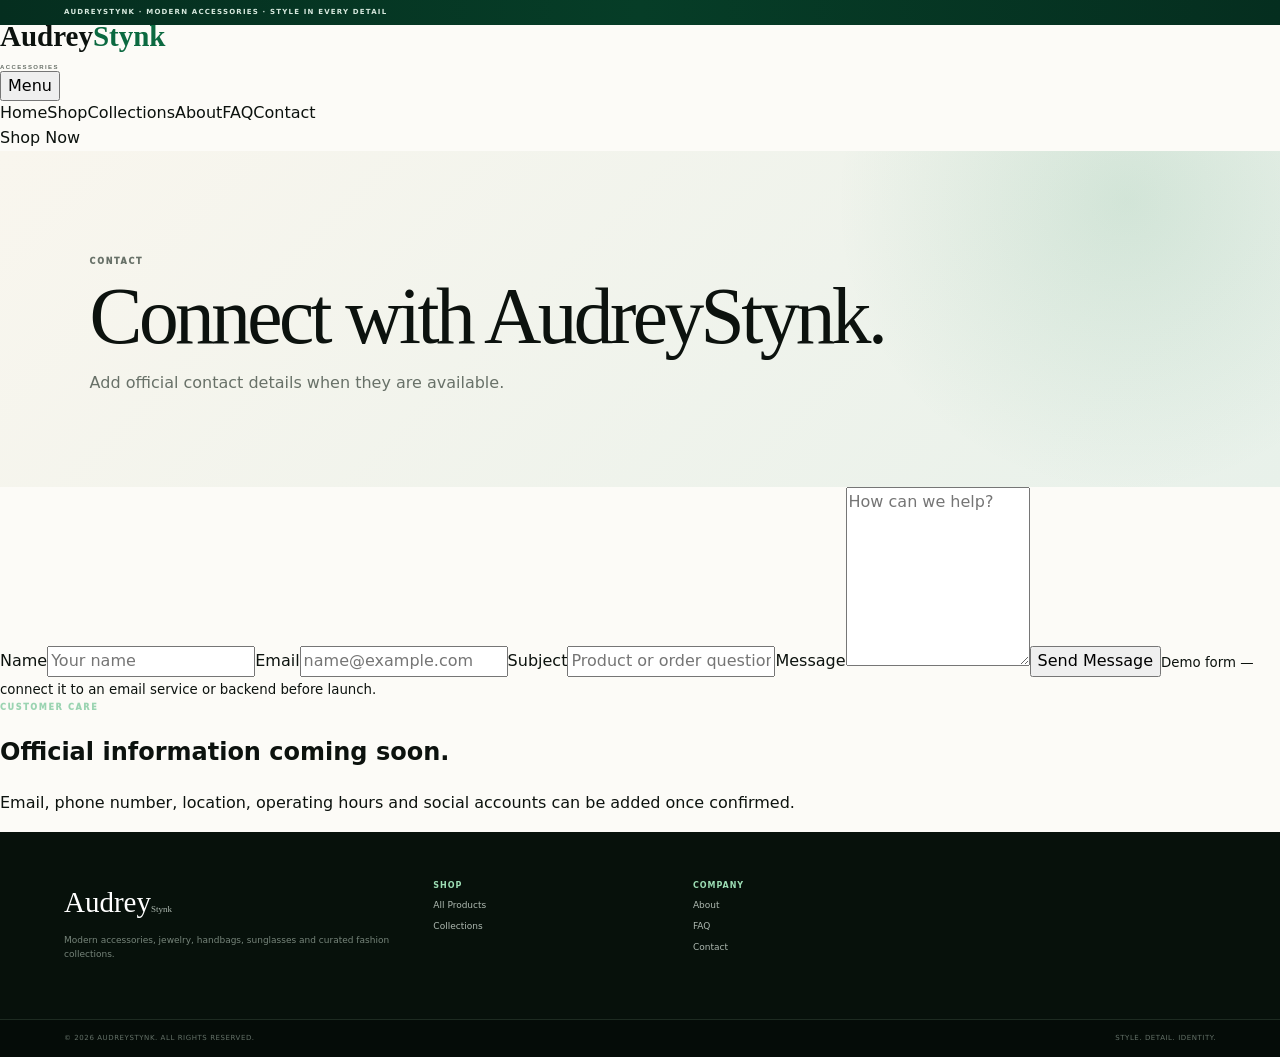
<file: contact.html>
<!doctype html>
<html lang="en">
<head>
<meta charset="utf-8">
<meta name="viewport" content="width=device-width, initial-scale=1">
<title>Contact — AudreyStynk</title>
<meta name="description" content="Contact AudreyStynk.">
<meta name="theme-color" content="#07110b">
<meta property="og:title" content="Contact — AudreyStynk">
<meta property="og:description" content="Contact AudreyStynk.">
<meta property="og:type" content="website">
<meta property="og:url" content="https://audreystynk.github.io/">
<meta property="og:image" content="https://audreystynk.github.io/assets/hero-accessories.jpg">
<link rel="icon" href="favicon.ico">
<link rel="stylesheet" href="styles.css">
</head>
<body>
<div class="announcement">AUDREYSTYNK · MODERN ACCESSORIES · STYLE IN EVERY DETAIL</div>
<header class="header">
  <a class="brand" href="index.html">Audrey<span>Stynk</span><small>ACCESSORIES</small></a>
  <button class="menu" aria-expanded="false">Menu</button>
  <nav><a class="" href="index.html">Home</a><a class="" href="shop.html">Shop</a><a class="" href="collections.html">Collections</a><a class="" href="about.html">About</a><a class="" href="faq.html">FAQ</a><a class="active" href="contact.html">Contact</a></nav>
  <a class="cta" href="shop.html">Shop Now</a>
</header>
<main>
<section class="page-hero"><p class="eyebrow">CONTACT</p><h1>Connect with AudreyStynk.</h1><p>Add official contact details when they are available.</p></section>
<section class="contact">
<form onsubmit="return false"><label>Name<input type="text" placeholder="Your name"></label><label>Email<input type="email" placeholder="name@example.com"></label><label>Subject<input type="text" placeholder="Product or order question"></label><label>Message<textarea rows="7" placeholder="How can we help?"></textarea></label><button class="btn green">Send Message</button><small>Demo form — connect it to an email service or backend before launch.</small></form>
<aside><p class="eyebrow light">CUSTOMER CARE</p><h2>Official information coming soon.</h2><p>Email, phone number, location, operating hours and social accounts can be added once confirmed.</p></aside>
</section>
</main>
<footer>
  <div class="footer-grid">
    <div><div class="footer-brand">Audrey<span>Stynk</span></div><p>Modern accessories, jewelry, handbags, sunglasses and curated fashion collections.</p></div>
    <div><strong>Shop</strong><a href="shop.html">All Products</a><a href="collections.html">Collections</a></div>
    <div><strong>Company</strong><a href="about.html">About</a><a href="faq.html">FAQ</a><a href="contact.html">Contact</a></div>
  </div>
  <div class="footer-bottom">© 2026 AudreyStynk. All rights reserved. <span>Style. Detail. Identity.</span></div>
</footer>
<script src="script.js"></script>
</body>
</html>
</file>
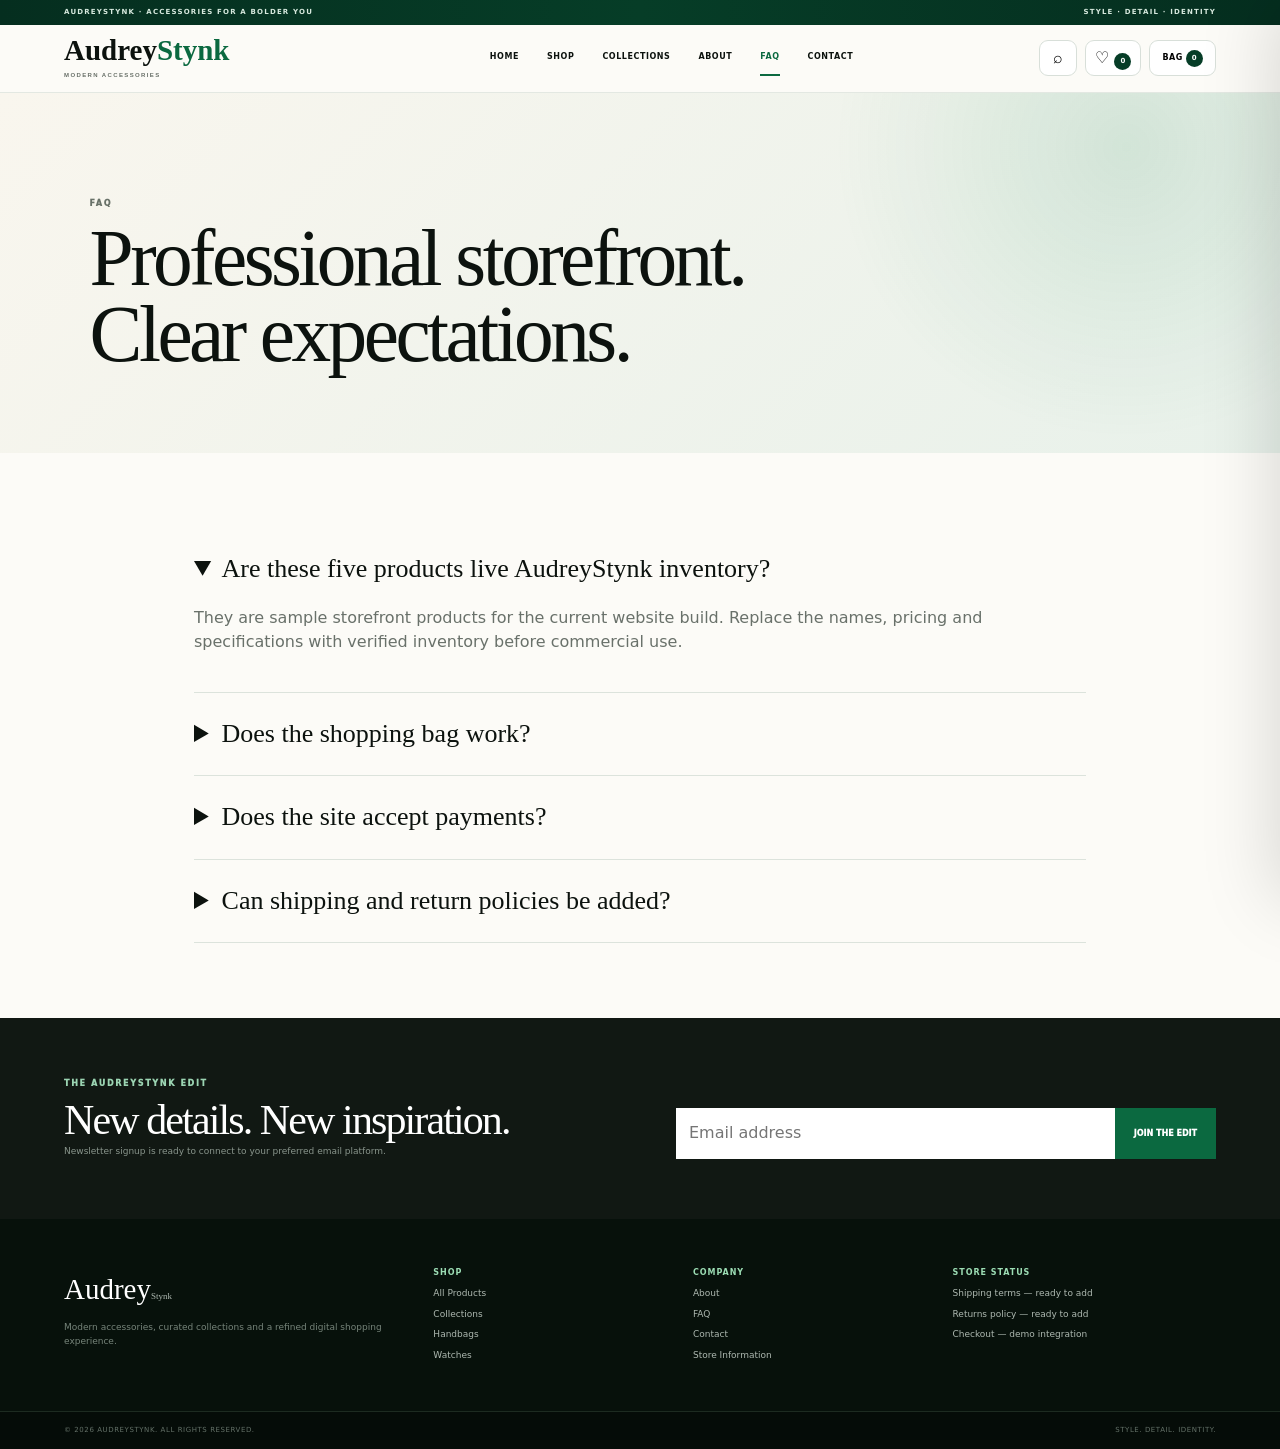
<file: faq.html>
<!doctype html>
<html lang="en">
<head>
<meta charset="utf-8">
<meta name="viewport" content="width=device-width,initial-scale=1">
<title>FAQ — AudreyStynk</title>
<meta name="description" content="Frequently asked questions about the AudreyStynk storefront.">
<meta name="theme-color" content="#063d27">
<meta property="og:title" content="FAQ — AudreyStynk">
<meta property="og:description" content="Frequently asked questions about the AudreyStynk storefront.">
<meta property="og:type" content="website">
<meta property="og:url" content="https://audreystynk.github.io/">
<meta property="og:image" content="https://audreystynk.github.io/assets/hero-editorial.jpg">
<link rel="icon" href="favicon.ico">
<link rel="stylesheet" href="styles.css">
</head>
<body data-page="faq">
<div class="announcement"><span>AUDREYSTYNK · ACCESSORIES FOR A BOLDER YOU</span><span>STYLE · DETAIL · IDENTITY</span></div>
<header class="site-header">
  <a class="brand" href="index.html">Audrey<span>Stynk</span><small>MODERN ACCESSORIES</small></a>
  <button class="mobile-menu" aria-label="Open navigation" aria-expanded="false">Menu</button>
  <nav class="main-nav"><a class="" href="index.html">Home</a><a class="" href="shop.html">Shop</a><a class="" href="collections.html">Collections</a><a class="" href="about.html">About</a><a class="active" href="faq.html">FAQ</a><a class="" href="contact.html">Contact</a></nav>
  <div class="header-actions">
    <button class="icon-btn search-toggle" aria-label="Search">⌕</button>
    <button class="icon-btn wishlist-toggle" aria-label="Wishlist">♡ <b id="wishCount">0</b></button>
    <button class="bag-btn" id="bagOpen" aria-label="Open shopping bag">Bag <b id="bagCount">0</b></button>
  </div>
</header>
<div class="search-drawer" id="searchDrawer">
  <div class="search-box"><span>⌕</span><input id="globalSearch" type="search" placeholder="Search AudreyStynk products..."><button class="search-close" aria-label="Close search">×</button></div>
  <div id="searchResults" class="search-results"></div>
</div>
<main>
<section class="page-hero"><p class="eyebrow">FAQ</p><h1>Professional storefront.<br>Clear expectations.</h1></section>
<section class="faq-pro">
 <details open><summary>Are these five products live AudreyStynk inventory?</summary><p>They are sample storefront products for the current website build. Replace the names, pricing and specifications with verified inventory before commercial use.</p></details>
 <details><summary>Does the shopping bag work?</summary><p>Yes. The demo bag stores selected items in the visitor's browser. It does not submit a real order or payment.</p></details>
 <details><summary>Does the site accept payments?</summary><p>No live payment processor is connected. The checkout page is a professional front-end demo ready for a future payment integration.</p></details>
 <details><summary>Can shipping and return policies be added?</summary><p>Yes. Dedicated store-information sections are included and ready for official AudreyStynk terms.</p></details>
</section>
</main>
<section class="newsletter">
  <div><p class="eyebrow light">THE AUDREYSTYNK EDIT</p><h2>New details. New inspiration.</h2><p>Newsletter signup is ready to connect to your preferred email platform.</p></div>
  <form onsubmit="return false"><input type="email" placeholder="Email address" aria-label="Email address"><button>Join the Edit</button></form>
</section>
<footer>
  <div class="footer-grid">
    <div><div class="footer-brand">Audrey<span>Stynk</span></div><p>Modern accessories, curated collections and a refined digital shopping experience.</p></div>
    <div><strong>Shop</strong><a href="shop.html">All Products</a><a href="collections.html">Collections</a><a href="shop.html#handbags">Handbags</a><a href="shop.html#watches">Watches</a></div>
    <div><strong>Company</strong><a href="about.html">About</a><a href="faq.html">FAQ</a><a href="contact.html">Contact</a><a href="policies.html">Store Information</a></div>
    <div><strong>Store Status</strong><span>Shipping terms — ready to add</span><span>Returns policy — ready to add</span><span>Checkout — demo integration</span></div>
  </div>
  <div class="footer-bottom"><span>© 2026 AudreyStynk. All rights reserved.</span><span>Style. Detail. Identity.</span></div>
</footer>
<aside class="bag-panel" id="bagPanel" aria-hidden="true">
 <div class="bag-head"><div><small>YOUR BAG</small><strong>Selected Pieces</strong></div><button id="bagClose">×</button></div>
 <div class="bag-items" id="bagItems"><p class="empty-state">Your bag is empty.</p></div>
 <div class="bag-summary"><div><span>Subtotal</span><strong id="bagSubtotal">$0</strong></div><small>Taxes, shipping and live payment processing are not configured in this demo.</small><a class="primary-btn full" href="checkout.html">Review Bag</a></div>
</aside>
<div class="page-overlay" id="pageOverlay"></div>
<div class="toast" id="toast" role="status"></div>
<script>window.AUDREY_PRODUCTS=[{"id": "signature-tote", "name": "Signature Tote", "category": "Handbags", "price": 149, "image": "assets/signature-tote.jpg", "detail": "assets/signature-tote-detail.jpg", "badge": "New", "material": "Structured finish", "tone": "Deep green", "desc": "A structured statement bag created for polished everyday styling.", "page": "product-signature-tote.html"}, {"id": "noir-frame", "name": "Noir Frame", "category": "Sunglasses", "price": 79, "image": "assets/noir-frame.jpg", "detail": "assets/noir-frame-detail.jpg", "badge": "Popular", "material": "Gloss finish", "tone": "Black / gold-tone", "desc": "Bold frames with a clean silhouette and refined gold-tone accents.", "page": "product-noir-frame.html"}, {"id": "emerald-classic", "name": "Emerald Classic", "category": "Watches", "price": 189, "image": "assets/emerald-classic.jpg", "detail": "assets/emerald-classic-detail.jpg", "badge": "Featured", "material": "Two-tone finish", "tone": "Emerald dial", "desc": "A timeless watch concept with a rich green dial and polished two-tone look.", "page": "product-emerald-classic.html"}, {"id": "clover-bracelet", "name": "Clover Bracelet", "category": "Jewelry", "price": 129, "image": "assets/clover-bracelet.jpg", "detail": "assets/clover-bracelet-detail.jpg", "badge": "New", "material": "Gold-tone finish", "tone": "Green accents", "desc": "A refined bracelet concept with green clover-inspired details.", "page": "product-clover-bracelet.html"}, {"id": "classic-belt", "name": "Classic Belt", "category": "Belts", "price": 69, "image": "assets/classic-belt.jpg", "detail": "assets/classic-belt-detail.jpg", "badge": "", "material": "Smooth finish", "tone": "Black / gold-tone", "desc": "A clean belt concept designed to finish casual and elevated looks.", "page": "product-classic-belt.html"}];</script>
<script src="script.js"></script>

</body>
</html>
</file>
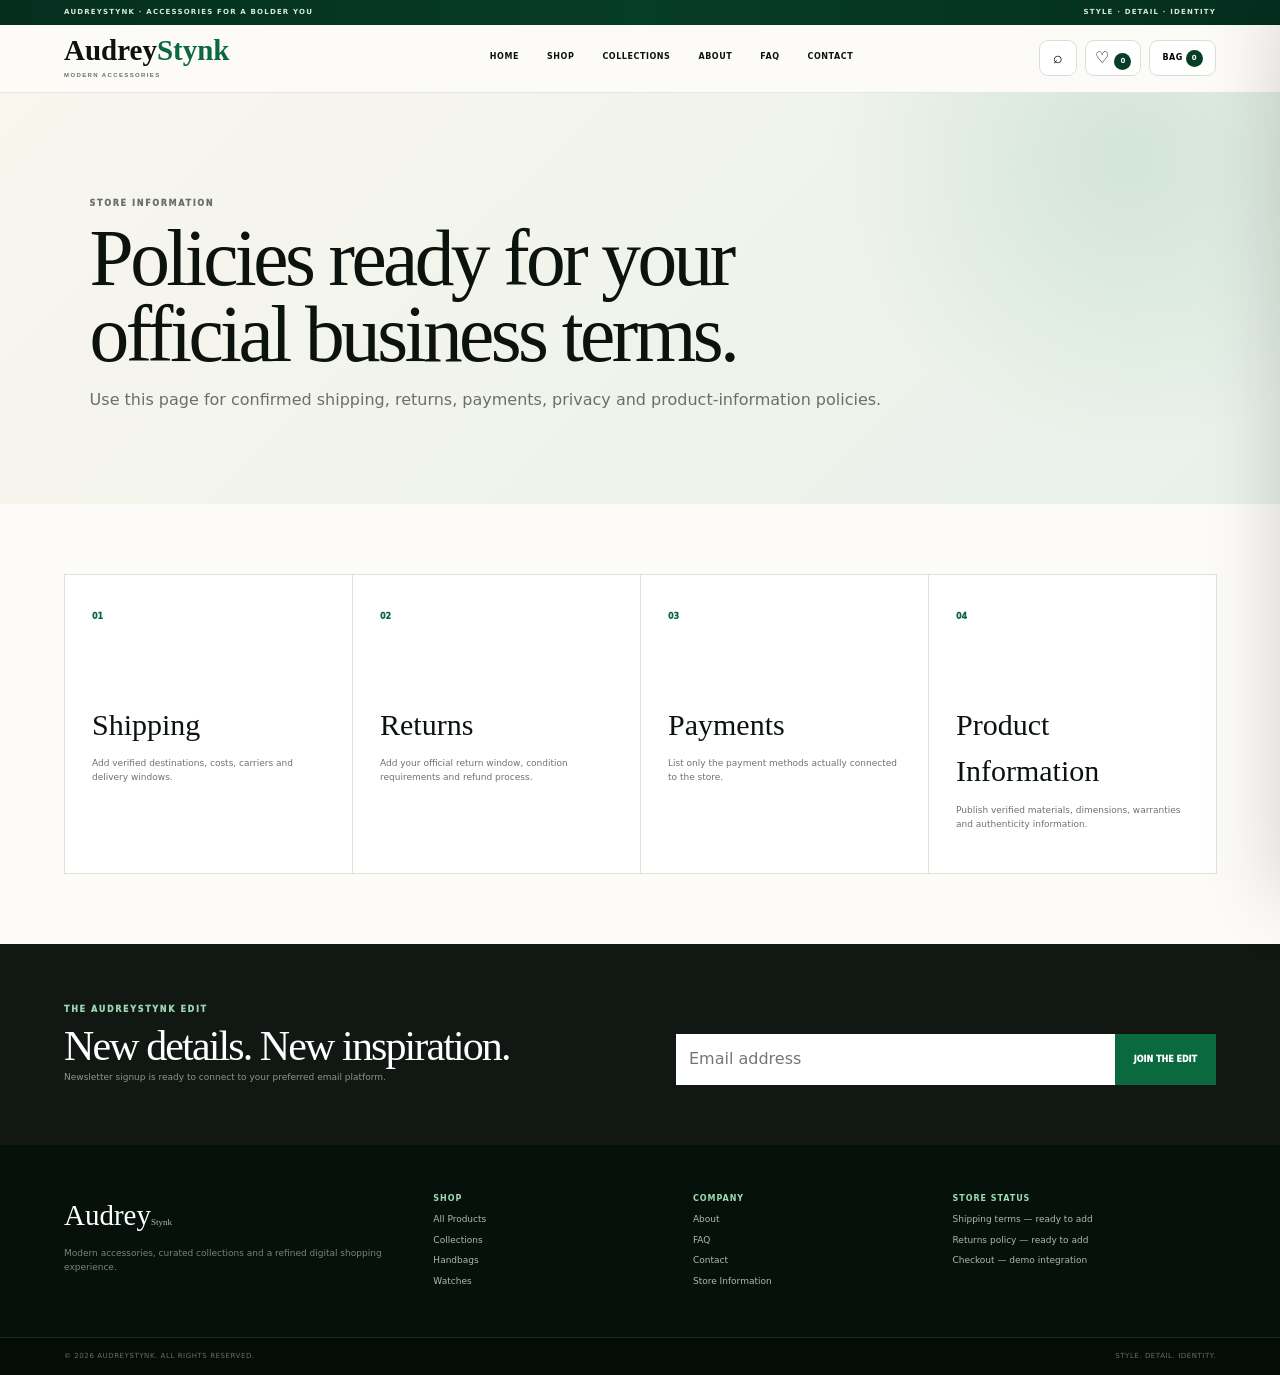
<file: policies.html>
<!doctype html>
<html lang="en">
<head>
<meta charset="utf-8">
<meta name="viewport" content="width=device-width,initial-scale=1">
<title>Store Information — AudreyStynk</title>
<meta name="description" content="AudreyStynk store information and policies.">
<meta name="theme-color" content="#063d27">
<meta property="og:title" content="Store Information — AudreyStynk">
<meta property="og:description" content="AudreyStynk store information and policies.">
<meta property="og:type" content="website">
<meta property="og:url" content="https://audreystynk.github.io/">
<meta property="og:image" content="https://audreystynk.github.io/assets/hero-editorial.jpg">
<link rel="icon" href="favicon.ico">
<link rel="stylesheet" href="styles.css">
</head>
<body data-page="">
<div class="announcement"><span>AUDREYSTYNK · ACCESSORIES FOR A BOLDER YOU</span><span>STYLE · DETAIL · IDENTITY</span></div>
<header class="site-header">
  <a class="brand" href="index.html">Audrey<span>Stynk</span><small>MODERN ACCESSORIES</small></a>
  <button class="mobile-menu" aria-label="Open navigation" aria-expanded="false">Menu</button>
  <nav class="main-nav"><a class="" href="index.html">Home</a><a class="" href="shop.html">Shop</a><a class="" href="collections.html">Collections</a><a class="" href="about.html">About</a><a class="" href="faq.html">FAQ</a><a class="" href="contact.html">Contact</a></nav>
  <div class="header-actions">
    <button class="icon-btn search-toggle" aria-label="Search">⌕</button>
    <button class="icon-btn wishlist-toggle" aria-label="Wishlist">♡ <b id="wishCount">0</b></button>
    <button class="bag-btn" id="bagOpen" aria-label="Open shopping bag">Bag <b id="bagCount">0</b></button>
  </div>
</header>
<div class="search-drawer" id="searchDrawer">
  <div class="search-box"><span>⌕</span><input id="globalSearch" type="search" placeholder="Search AudreyStynk products..."><button class="search-close" aria-label="Close search">×</button></div>
  <div id="searchResults" class="search-results"></div>
</div>
<main>
<section class="page-hero"><p class="eyebrow">STORE INFORMATION</p><h1>Policies ready for your<br>official business terms.</h1><p>Use this page for confirmed shipping, returns, payments, privacy and product-information policies.</p></section>
<section class="policy-grid"><article><span>01</span><h2>Shipping</h2><p>Add verified destinations, costs, carriers and delivery windows.</p></article><article><span>02</span><h2>Returns</h2><p>Add your official return window, condition requirements and refund process.</p></article><article><span>03</span><h2>Payments</h2><p>List only the payment methods actually connected to the store.</p></article><article><span>04</span><h2>Product Information</h2><p>Publish verified materials, dimensions, warranties and authenticity information.</p></article></section>
</main>
<section class="newsletter">
  <div><p class="eyebrow light">THE AUDREYSTYNK EDIT</p><h2>New details. New inspiration.</h2><p>Newsletter signup is ready to connect to your preferred email platform.</p></div>
  <form onsubmit="return false"><input type="email" placeholder="Email address" aria-label="Email address"><button>Join the Edit</button></form>
</section>
<footer>
  <div class="footer-grid">
    <div><div class="footer-brand">Audrey<span>Stynk</span></div><p>Modern accessories, curated collections and a refined digital shopping experience.</p></div>
    <div><strong>Shop</strong><a href="shop.html">All Products</a><a href="collections.html">Collections</a><a href="shop.html#handbags">Handbags</a><a href="shop.html#watches">Watches</a></div>
    <div><strong>Company</strong><a href="about.html">About</a><a href="faq.html">FAQ</a><a href="contact.html">Contact</a><a href="policies.html">Store Information</a></div>
    <div><strong>Store Status</strong><span>Shipping terms — ready to add</span><span>Returns policy — ready to add</span><span>Checkout — demo integration</span></div>
  </div>
  <div class="footer-bottom"><span>© 2026 AudreyStynk. All rights reserved.</span><span>Style. Detail. Identity.</span></div>
</footer>
<aside class="bag-panel" id="bagPanel" aria-hidden="true">
 <div class="bag-head"><div><small>YOUR BAG</small><strong>Selected Pieces</strong></div><button id="bagClose">×</button></div>
 <div class="bag-items" id="bagItems"><p class="empty-state">Your bag is empty.</p></div>
 <div class="bag-summary"><div><span>Subtotal</span><strong id="bagSubtotal">$0</strong></div><small>Taxes, shipping and live payment processing are not configured in this demo.</small><a class="primary-btn full" href="checkout.html">Review Bag</a></div>
</aside>
<div class="page-overlay" id="pageOverlay"></div>
<div class="toast" id="toast" role="status"></div>
<script>window.AUDREY_PRODUCTS=[{"id": "signature-tote", "name": "Signature Tote", "category": "Handbags", "price": 149, "image": "assets/signature-tote.jpg", "detail": "assets/signature-tote-detail.jpg", "badge": "New", "material": "Structured finish", "tone": "Deep green", "desc": "A structured statement bag created for polished everyday styling.", "page": "product-signature-tote.html"}, {"id": "noir-frame", "name": "Noir Frame", "category": "Sunglasses", "price": 79, "image": "assets/noir-frame.jpg", "detail": "assets/noir-frame-detail.jpg", "badge": "Popular", "material": "Gloss finish", "tone": "Black / gold-tone", "desc": "Bold frames with a clean silhouette and refined gold-tone accents.", "page": "product-noir-frame.html"}, {"id": "emerald-classic", "name": "Emerald Classic", "category": "Watches", "price": 189, "image": "assets/emerald-classic.jpg", "detail": "assets/emerald-classic-detail.jpg", "badge": "Featured", "material": "Two-tone finish", "tone": "Emerald dial", "desc": "A timeless watch concept with a rich green dial and polished two-tone look.", "page": "product-emerald-classic.html"}, {"id": "clover-bracelet", "name": "Clover Bracelet", "category": "Jewelry", "price": 129, "image": "assets/clover-bracelet.jpg", "detail": "assets/clover-bracelet-detail.jpg", "badge": "New", "material": "Gold-tone finish", "tone": "Green accents", "desc": "A refined bracelet concept with green clover-inspired details.", "page": "product-clover-bracelet.html"}, {"id": "classic-belt", "name": "Classic Belt", "category": "Belts", "price": 69, "image": "assets/classic-belt.jpg", "detail": "assets/classic-belt-detail.jpg", "badge": "", "material": "Smooth finish", "tone": "Black / gold-tone", "desc": "A clean belt concept designed to finish casual and elevated looks.", "page": "product-classic-belt.html"}];</script>
<script src="script.js"></script>

</body>
</html>
</file>
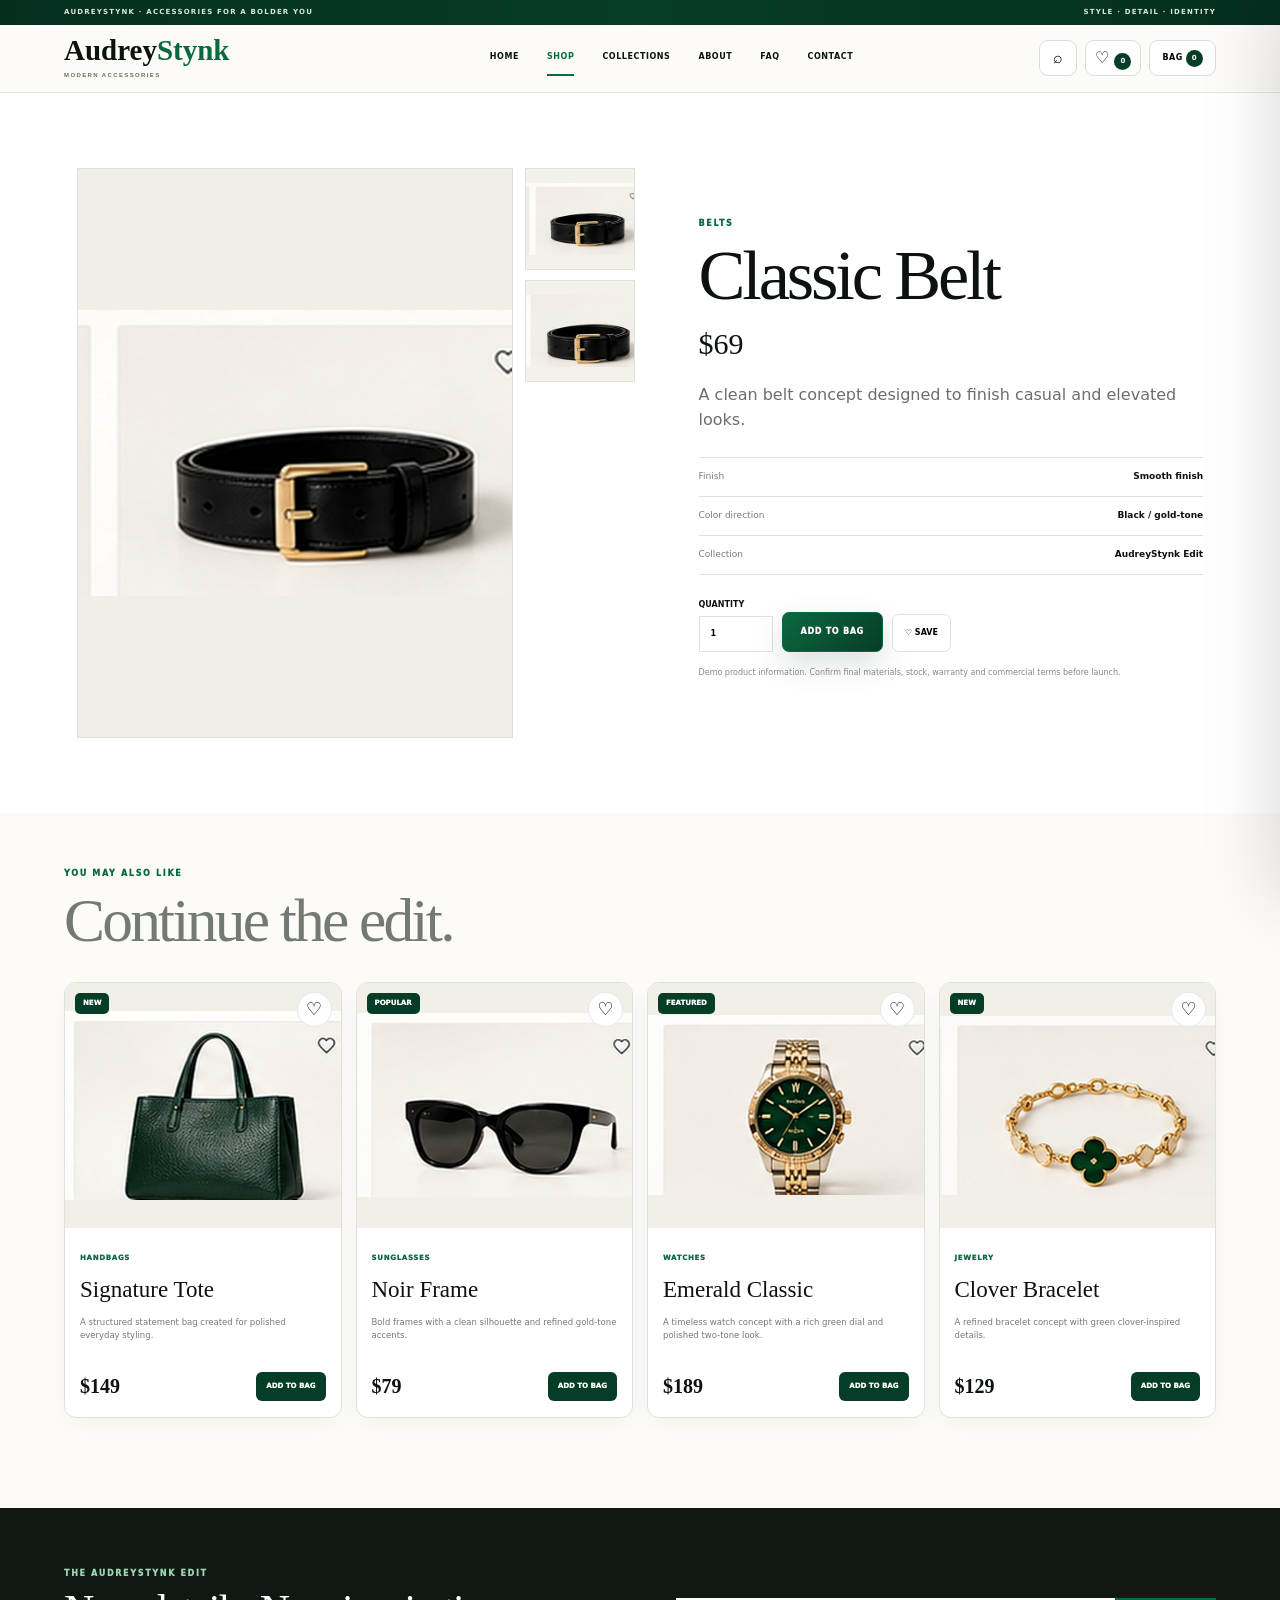
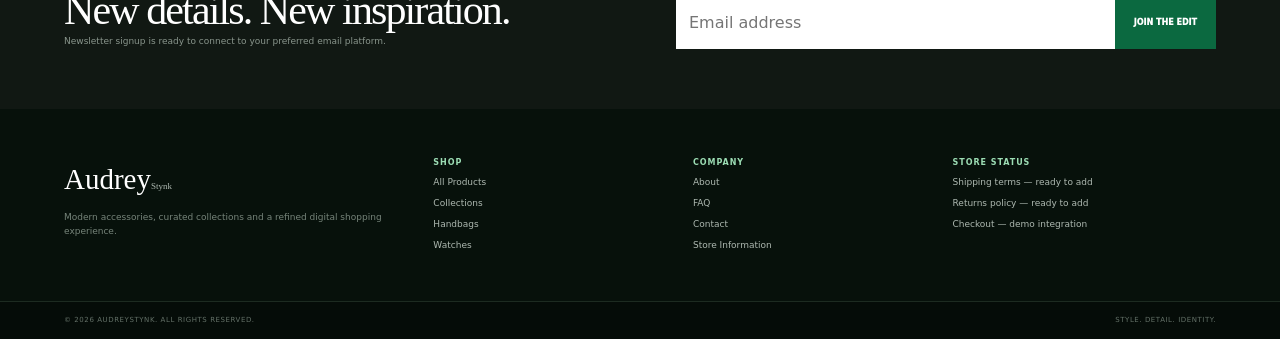
<file: product-classic-belt.html>
<!doctype html>
<html lang="en">
<head>
<meta charset="utf-8">
<meta name="viewport" content="width=device-width,initial-scale=1">
<title>Classic Belt — AudreyStynk</title>
<meta name="description" content="A clean belt concept designed to finish casual and elevated looks.">
<meta name="theme-color" content="#063d27">
<meta property="og:title" content="Classic Belt — AudreyStynk">
<meta property="og:description" content="A clean belt concept designed to finish casual and elevated looks.">
<meta property="og:type" content="website">
<meta property="og:url" content="https://audreystynk.github.io/">
<meta property="og:image" content="https://audreystynk.github.io/assets/hero-editorial.jpg">
<link rel="icon" href="favicon.ico">
<link rel="stylesheet" href="styles.css">
</head>
<body data-page="shop">
<div class="announcement"><span>AUDREYSTYNK · ACCESSORIES FOR A BOLDER YOU</span><span>STYLE · DETAIL · IDENTITY</span></div>
<header class="site-header">
  <a class="brand" href="index.html">Audrey<span>Stynk</span><small>MODERN ACCESSORIES</small></a>
  <button class="mobile-menu" aria-label="Open navigation" aria-expanded="false">Menu</button>
  <nav class="main-nav"><a class="" href="index.html">Home</a><a class="active" href="shop.html">Shop</a><a class="" href="collections.html">Collections</a><a class="" href="about.html">About</a><a class="" href="faq.html">FAQ</a><a class="" href="contact.html">Contact</a></nav>
  <div class="header-actions">
    <button class="icon-btn search-toggle" aria-label="Search">⌕</button>
    <button class="icon-btn wishlist-toggle" aria-label="Wishlist">♡ <b id="wishCount">0</b></button>
    <button class="bag-btn" id="bagOpen" aria-label="Open shopping bag">Bag <b id="bagCount">0</b></button>
  </div>
</header>
<div class="search-drawer" id="searchDrawer">
  <div class="search-box"><span>⌕</span><input id="globalSearch" type="search" placeholder="Search AudreyStynk products..."><button class="search-close" aria-label="Close search">×</button></div>
  <div id="searchResults" class="search-results"></div>
</div>
<main>
<section class="product-detail">
 <div class="detail-gallery"><div class="main-shot"><img id="mainProductImage" src="assets/classic-belt.jpg" alt="Classic Belt"></div><div class="thumbs"><button data-img="assets/classic-belt.jpg"><img src="assets/classic-belt.jpg" alt="Front view"></button><button data-img="assets/classic-belt-detail.jpg"><img src="assets/classic-belt-detail.jpg" alt="Detail view"></button></div></div>
 <div class="detail-copy"><p class="eyebrow">Belts</p><h1>Classic Belt</h1><div class="detail-price">$69</div><p class="detail-desc">A clean belt concept designed to finish casual and elevated looks.</p><div class="spec-list"><div><span>Finish</span><strong>Smooth finish</strong></div><div><span>Color direction</span><strong>Black / gold-tone</strong></div><div><span>Collection</span><strong>AudreyStynk Edit</strong></div></div><div class="quantity-row"><label>Quantity <input id="qty" type="number" min="1" max="9" value="1"></label><button class="primary-btn detail-add" data-add="classic-belt">Add to Bag</button><button class="save-product" data-wish="classic-belt">♡ Save</button></div><p class="demo-product">Demo product information. Confirm final materials, stock, warranty and commercial terms before launch.</p></div>
</section>
<section class="section compact"><div class="section-title"><div><p class="eyebrow">YOU MAY ALSO LIKE</p><h2>Continue the edit.</h2></div></div><div class="products-grid related"><article class="product-card" data-id="signature-tote" data-category="handbags" data-name="signature tote" data-price="149">
      <div class="product-media"><span class="badge">New</span><button class="heart-btn" data-wish="signature-tote" aria-label="Save Signature Tote">♡</button><a href="product-signature-tote.html"><img src="assets/signature-tote.jpg" alt="Signature Tote"></a><a class="quick-view" href="product-signature-tote.html">View Details</a></div>
      <div class="product-copy"><span>Handbags</span><h3><a href="product-signature-tote.html">Signature Tote</a></h3><p>A structured statement bag created for polished everyday styling.</p><div class="product-meta"><strong>$149</strong><button class="add-btn" data-add="signature-tote">Add to Bag</button></div></div>
    </article><article class="product-card" data-id="noir-frame" data-category="sunglasses" data-name="noir frame" data-price="79">
      <div class="product-media"><span class="badge">Popular</span><button class="heart-btn" data-wish="noir-frame" aria-label="Save Noir Frame">♡</button><a href="product-noir-frame.html"><img src="assets/noir-frame.jpg" alt="Noir Frame"></a><a class="quick-view" href="product-noir-frame.html">View Details</a></div>
      <div class="product-copy"><span>Sunglasses</span><h3><a href="product-noir-frame.html">Noir Frame</a></h3><p>Bold frames with a clean silhouette and refined gold-tone accents.</p><div class="product-meta"><strong>$79</strong><button class="add-btn" data-add="noir-frame">Add to Bag</button></div></div>
    </article><article class="product-card" data-id="emerald-classic" data-category="watches" data-name="emerald classic" data-price="189">
      <div class="product-media"><span class="badge">Featured</span><button class="heart-btn" data-wish="emerald-classic" aria-label="Save Emerald Classic">♡</button><a href="product-emerald-classic.html"><img src="assets/emerald-classic.jpg" alt="Emerald Classic"></a><a class="quick-view" href="product-emerald-classic.html">View Details</a></div>
      <div class="product-copy"><span>Watches</span><h3><a href="product-emerald-classic.html">Emerald Classic</a></h3><p>A timeless watch concept with a rich green dial and polished two-tone look.</p><div class="product-meta"><strong>$189</strong><button class="add-btn" data-add="emerald-classic">Add to Bag</button></div></div>
    </article><article class="product-card" data-id="clover-bracelet" data-category="jewelry" data-name="clover bracelet" data-price="129">
      <div class="product-media"><span class="badge">New</span><button class="heart-btn" data-wish="clover-bracelet" aria-label="Save Clover Bracelet">♡</button><a href="product-clover-bracelet.html"><img src="assets/clover-bracelet.jpg" alt="Clover Bracelet"></a><a class="quick-view" href="product-clover-bracelet.html">View Details</a></div>
      <div class="product-copy"><span>Jewelry</span><h3><a href="product-clover-bracelet.html">Clover Bracelet</a></h3><p>A refined bracelet concept with green clover-inspired details.</p><div class="product-meta"><strong>$129</strong><button class="add-btn" data-add="clover-bracelet">Add to Bag</button></div></div>
    </article></div></section>
</main>
<section class="newsletter">
  <div><p class="eyebrow light">THE AUDREYSTYNK EDIT</p><h2>New details. New inspiration.</h2><p>Newsletter signup is ready to connect to your preferred email platform.</p></div>
  <form onsubmit="return false"><input type="email" placeholder="Email address" aria-label="Email address"><button>Join the Edit</button></form>
</section>
<footer>
  <div class="footer-grid">
    <div><div class="footer-brand">Audrey<span>Stynk</span></div><p>Modern accessories, curated collections and a refined digital shopping experience.</p></div>
    <div><strong>Shop</strong><a href="shop.html">All Products</a><a href="collections.html">Collections</a><a href="shop.html#handbags">Handbags</a><a href="shop.html#watches">Watches</a></div>
    <div><strong>Company</strong><a href="about.html">About</a><a href="faq.html">FAQ</a><a href="contact.html">Contact</a><a href="policies.html">Store Information</a></div>
    <div><strong>Store Status</strong><span>Shipping terms — ready to add</span><span>Returns policy — ready to add</span><span>Checkout — demo integration</span></div>
  </div>
  <div class="footer-bottom"><span>© 2026 AudreyStynk. All rights reserved.</span><span>Style. Detail. Identity.</span></div>
</footer>
<aside class="bag-panel" id="bagPanel" aria-hidden="true">
 <div class="bag-head"><div><small>YOUR BAG</small><strong>Selected Pieces</strong></div><button id="bagClose">×</button></div>
 <div class="bag-items" id="bagItems"><p class="empty-state">Your bag is empty.</p></div>
 <div class="bag-summary"><div><span>Subtotal</span><strong id="bagSubtotal">$0</strong></div><small>Taxes, shipping and live payment processing are not configured in this demo.</small><a class="primary-btn full" href="checkout.html">Review Bag</a></div>
</aside>
<div class="page-overlay" id="pageOverlay"></div>
<div class="toast" id="toast" role="status"></div>
<script>window.AUDREY_PRODUCTS=[{"id": "signature-tote", "name": "Signature Tote", "category": "Handbags", "price": 149, "image": "assets/signature-tote.jpg", "detail": "assets/signature-tote-detail.jpg", "badge": "New", "material": "Structured finish", "tone": "Deep green", "desc": "A structured statement bag created for polished everyday styling.", "page": "product-signature-tote.html"}, {"id": "noir-frame", "name": "Noir Frame", "category": "Sunglasses", "price": 79, "image": "assets/noir-frame.jpg", "detail": "assets/noir-frame-detail.jpg", "badge": "Popular", "material": "Gloss finish", "tone": "Black / gold-tone", "desc": "Bold frames with a clean silhouette and refined gold-tone accents.", "page": "product-noir-frame.html"}, {"id": "emerald-classic", "name": "Emerald Classic", "category": "Watches", "price": 189, "image": "assets/emerald-classic.jpg", "detail": "assets/emerald-classic-detail.jpg", "badge": "Featured", "material": "Two-tone finish", "tone": "Emerald dial", "desc": "A timeless watch concept with a rich green dial and polished two-tone look.", "page": "product-emerald-classic.html"}, {"id": "clover-bracelet", "name": "Clover Bracelet", "category": "Jewelry", "price": 129, "image": "assets/clover-bracelet.jpg", "detail": "assets/clover-bracelet-detail.jpg", "badge": "New", "material": "Gold-tone finish", "tone": "Green accents", "desc": "A refined bracelet concept with green clover-inspired details.", "page": "product-clover-bracelet.html"}, {"id": "classic-belt", "name": "Classic Belt", "category": "Belts", "price": 69, "image": "assets/classic-belt.jpg", "detail": "assets/classic-belt-detail.jpg", "badge": "", "material": "Smooth finish", "tone": "Black / gold-tone", "desc": "A clean belt concept designed to finish casual and elevated looks.", "page": "product-classic-belt.html"}];</script>
<script src="script.js"></script>

</body>
</html>
</file>
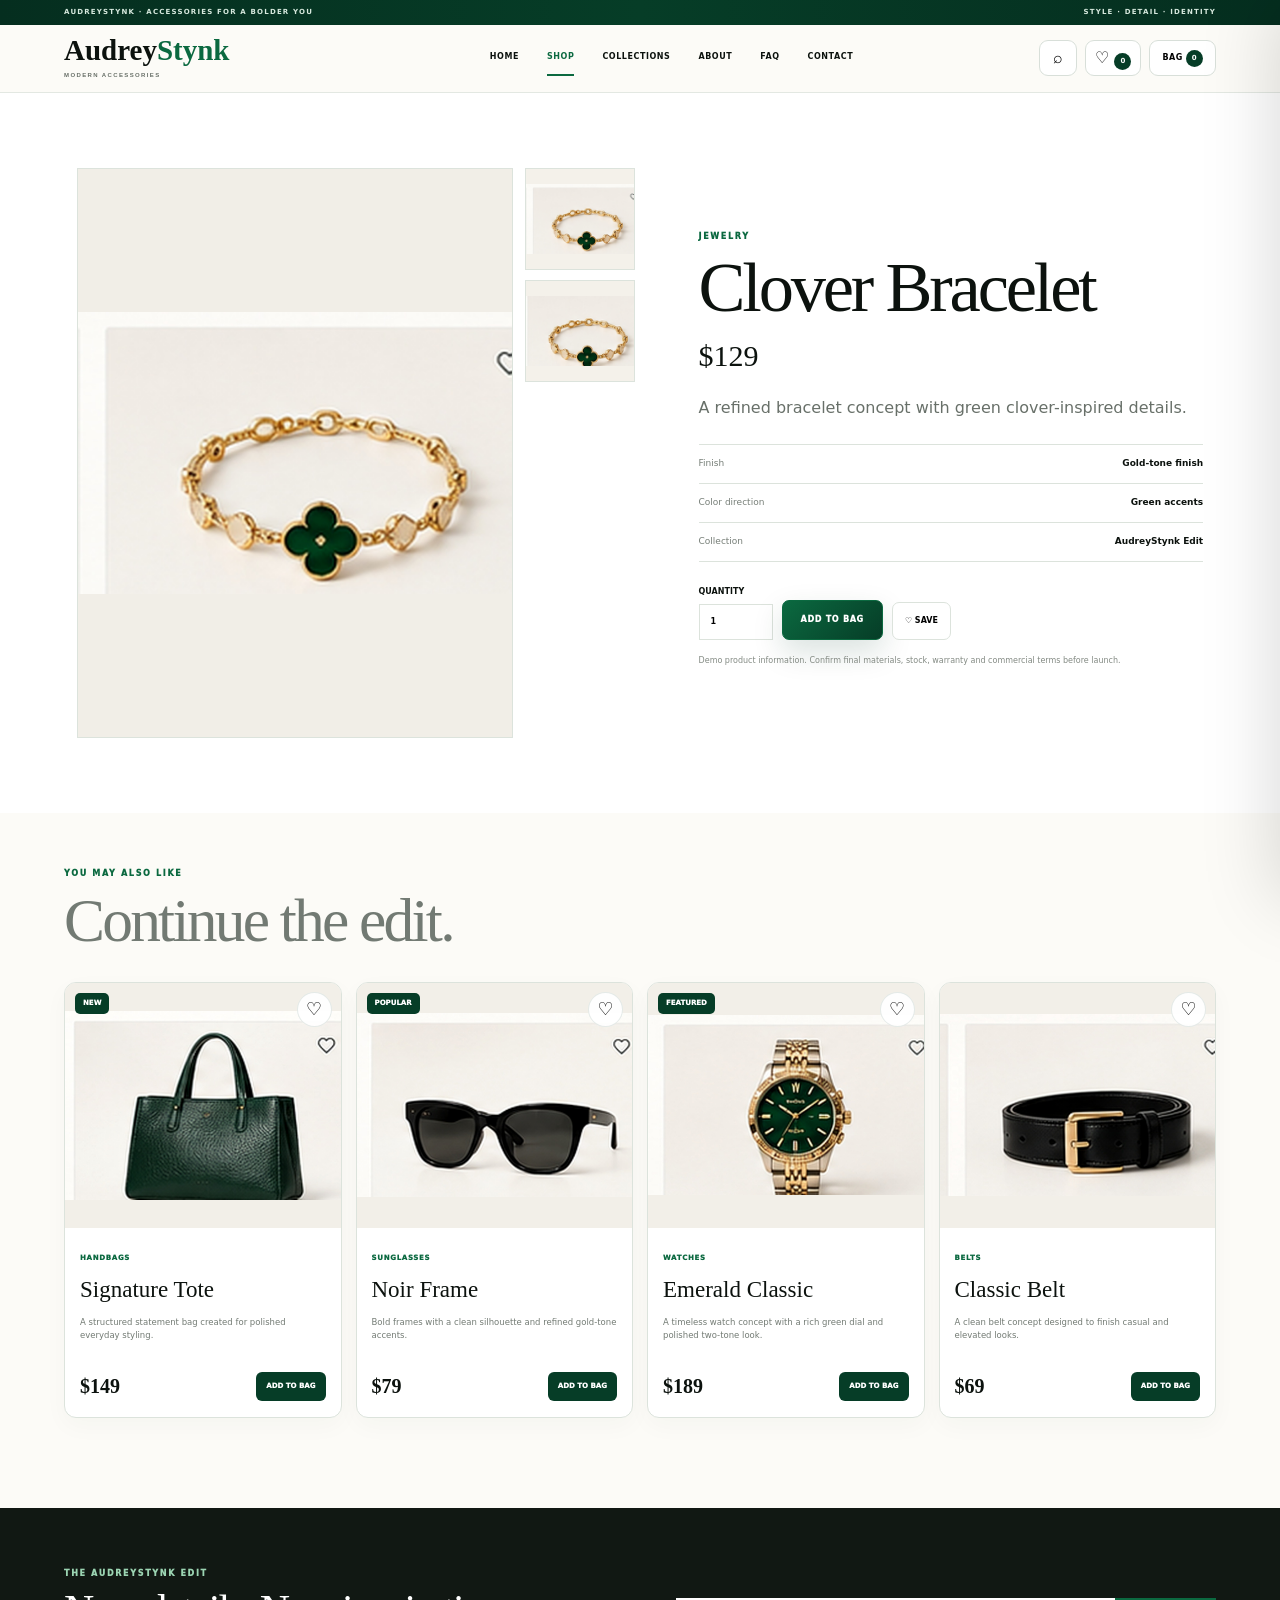
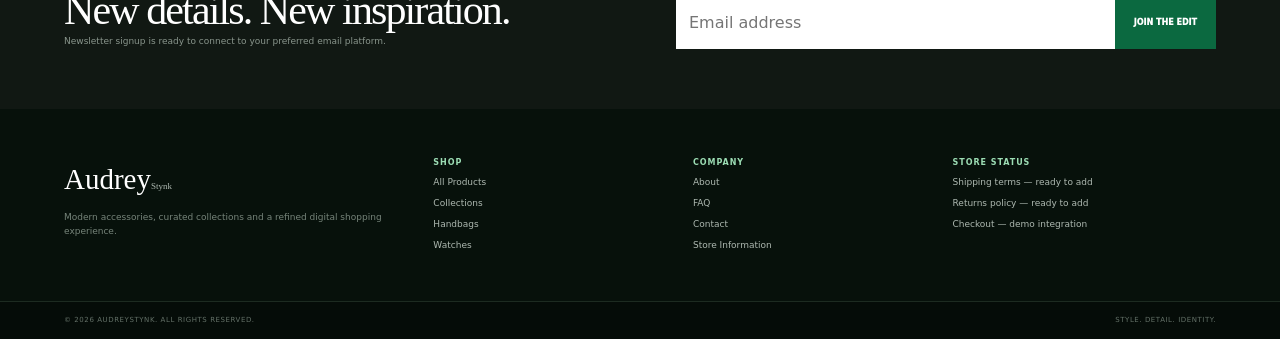
<file: product-clover-bracelet.html>
<!doctype html>
<html lang="en">
<head>
<meta charset="utf-8">
<meta name="viewport" content="width=device-width,initial-scale=1">
<title>Clover Bracelet — AudreyStynk</title>
<meta name="description" content="A refined bracelet concept with green clover-inspired details.">
<meta name="theme-color" content="#063d27">
<meta property="og:title" content="Clover Bracelet — AudreyStynk">
<meta property="og:description" content="A refined bracelet concept with green clover-inspired details.">
<meta property="og:type" content="website">
<meta property="og:url" content="https://audreystynk.github.io/">
<meta property="og:image" content="https://audreystynk.github.io/assets/hero-editorial.jpg">
<link rel="icon" href="favicon.ico">
<link rel="stylesheet" href="styles.css">
</head>
<body data-page="shop">
<div class="announcement"><span>AUDREYSTYNK · ACCESSORIES FOR A BOLDER YOU</span><span>STYLE · DETAIL · IDENTITY</span></div>
<header class="site-header">
  <a class="brand" href="index.html">Audrey<span>Stynk</span><small>MODERN ACCESSORIES</small></a>
  <button class="mobile-menu" aria-label="Open navigation" aria-expanded="false">Menu</button>
  <nav class="main-nav"><a class="" href="index.html">Home</a><a class="active" href="shop.html">Shop</a><a class="" href="collections.html">Collections</a><a class="" href="about.html">About</a><a class="" href="faq.html">FAQ</a><a class="" href="contact.html">Contact</a></nav>
  <div class="header-actions">
    <button class="icon-btn search-toggle" aria-label="Search">⌕</button>
    <button class="icon-btn wishlist-toggle" aria-label="Wishlist">♡ <b id="wishCount">0</b></button>
    <button class="bag-btn" id="bagOpen" aria-label="Open shopping bag">Bag <b id="bagCount">0</b></button>
  </div>
</header>
<div class="search-drawer" id="searchDrawer">
  <div class="search-box"><span>⌕</span><input id="globalSearch" type="search" placeholder="Search AudreyStynk products..."><button class="search-close" aria-label="Close search">×</button></div>
  <div id="searchResults" class="search-results"></div>
</div>
<main>
<section class="product-detail">
 <div class="detail-gallery"><div class="main-shot"><img id="mainProductImage" src="assets/clover-bracelet.jpg" alt="Clover Bracelet"></div><div class="thumbs"><button data-img="assets/clover-bracelet.jpg"><img src="assets/clover-bracelet.jpg" alt="Front view"></button><button data-img="assets/clover-bracelet-detail.jpg"><img src="assets/clover-bracelet-detail.jpg" alt="Detail view"></button></div></div>
 <div class="detail-copy"><p class="eyebrow">Jewelry</p><h1>Clover Bracelet</h1><div class="detail-price">$129</div><p class="detail-desc">A refined bracelet concept with green clover-inspired details.</p><div class="spec-list"><div><span>Finish</span><strong>Gold-tone finish</strong></div><div><span>Color direction</span><strong>Green accents</strong></div><div><span>Collection</span><strong>AudreyStynk Edit</strong></div></div><div class="quantity-row"><label>Quantity <input id="qty" type="number" min="1" max="9" value="1"></label><button class="primary-btn detail-add" data-add="clover-bracelet">Add to Bag</button><button class="save-product" data-wish="clover-bracelet">♡ Save</button></div><p class="demo-product">Demo product information. Confirm final materials, stock, warranty and commercial terms before launch.</p></div>
</section>
<section class="section compact"><div class="section-title"><div><p class="eyebrow">YOU MAY ALSO LIKE</p><h2>Continue the edit.</h2></div></div><div class="products-grid related"><article class="product-card" data-id="signature-tote" data-category="handbags" data-name="signature tote" data-price="149">
      <div class="product-media"><span class="badge">New</span><button class="heart-btn" data-wish="signature-tote" aria-label="Save Signature Tote">♡</button><a href="product-signature-tote.html"><img src="assets/signature-tote.jpg" alt="Signature Tote"></a><a class="quick-view" href="product-signature-tote.html">View Details</a></div>
      <div class="product-copy"><span>Handbags</span><h3><a href="product-signature-tote.html">Signature Tote</a></h3><p>A structured statement bag created for polished everyday styling.</p><div class="product-meta"><strong>$149</strong><button class="add-btn" data-add="signature-tote">Add to Bag</button></div></div>
    </article><article class="product-card" data-id="noir-frame" data-category="sunglasses" data-name="noir frame" data-price="79">
      <div class="product-media"><span class="badge">Popular</span><button class="heart-btn" data-wish="noir-frame" aria-label="Save Noir Frame">♡</button><a href="product-noir-frame.html"><img src="assets/noir-frame.jpg" alt="Noir Frame"></a><a class="quick-view" href="product-noir-frame.html">View Details</a></div>
      <div class="product-copy"><span>Sunglasses</span><h3><a href="product-noir-frame.html">Noir Frame</a></h3><p>Bold frames with a clean silhouette and refined gold-tone accents.</p><div class="product-meta"><strong>$79</strong><button class="add-btn" data-add="noir-frame">Add to Bag</button></div></div>
    </article><article class="product-card" data-id="emerald-classic" data-category="watches" data-name="emerald classic" data-price="189">
      <div class="product-media"><span class="badge">Featured</span><button class="heart-btn" data-wish="emerald-classic" aria-label="Save Emerald Classic">♡</button><a href="product-emerald-classic.html"><img src="assets/emerald-classic.jpg" alt="Emerald Classic"></a><a class="quick-view" href="product-emerald-classic.html">View Details</a></div>
      <div class="product-copy"><span>Watches</span><h3><a href="product-emerald-classic.html">Emerald Classic</a></h3><p>A timeless watch concept with a rich green dial and polished two-tone look.</p><div class="product-meta"><strong>$189</strong><button class="add-btn" data-add="emerald-classic">Add to Bag</button></div></div>
    </article><article class="product-card" data-id="classic-belt" data-category="belts" data-name="classic belt" data-price="69">
      <div class="product-media"><button class="heart-btn" data-wish="classic-belt" aria-label="Save Classic Belt">♡</button><a href="product-classic-belt.html"><img src="assets/classic-belt.jpg" alt="Classic Belt"></a><a class="quick-view" href="product-classic-belt.html">View Details</a></div>
      <div class="product-copy"><span>Belts</span><h3><a href="product-classic-belt.html">Classic Belt</a></h3><p>A clean belt concept designed to finish casual and elevated looks.</p><div class="product-meta"><strong>$69</strong><button class="add-btn" data-add="classic-belt">Add to Bag</button></div></div>
    </article></div></section>
</main>
<section class="newsletter">
  <div><p class="eyebrow light">THE AUDREYSTYNK EDIT</p><h2>New details. New inspiration.</h2><p>Newsletter signup is ready to connect to your preferred email platform.</p></div>
  <form onsubmit="return false"><input type="email" placeholder="Email address" aria-label="Email address"><button>Join the Edit</button></form>
</section>
<footer>
  <div class="footer-grid">
    <div><div class="footer-brand">Audrey<span>Stynk</span></div><p>Modern accessories, curated collections and a refined digital shopping experience.</p></div>
    <div><strong>Shop</strong><a href="shop.html">All Products</a><a href="collections.html">Collections</a><a href="shop.html#handbags">Handbags</a><a href="shop.html#watches">Watches</a></div>
    <div><strong>Company</strong><a href="about.html">About</a><a href="faq.html">FAQ</a><a href="contact.html">Contact</a><a href="policies.html">Store Information</a></div>
    <div><strong>Store Status</strong><span>Shipping terms — ready to add</span><span>Returns policy — ready to add</span><span>Checkout — demo integration</span></div>
  </div>
  <div class="footer-bottom"><span>© 2026 AudreyStynk. All rights reserved.</span><span>Style. Detail. Identity.</span></div>
</footer>
<aside class="bag-panel" id="bagPanel" aria-hidden="true">
 <div class="bag-head"><div><small>YOUR BAG</small><strong>Selected Pieces</strong></div><button id="bagClose">×</button></div>
 <div class="bag-items" id="bagItems"><p class="empty-state">Your bag is empty.</p></div>
 <div class="bag-summary"><div><span>Subtotal</span><strong id="bagSubtotal">$0</strong></div><small>Taxes, shipping and live payment processing are not configured in this demo.</small><a class="primary-btn full" href="checkout.html">Review Bag</a></div>
</aside>
<div class="page-overlay" id="pageOverlay"></div>
<div class="toast" id="toast" role="status"></div>
<script>window.AUDREY_PRODUCTS=[{"id": "signature-tote", "name": "Signature Tote", "category": "Handbags", "price": 149, "image": "assets/signature-tote.jpg", "detail": "assets/signature-tote-detail.jpg", "badge": "New", "material": "Structured finish", "tone": "Deep green", "desc": "A structured statement bag created for polished everyday styling.", "page": "product-signature-tote.html"}, {"id": "noir-frame", "name": "Noir Frame", "category": "Sunglasses", "price": 79, "image": "assets/noir-frame.jpg", "detail": "assets/noir-frame-detail.jpg", "badge": "Popular", "material": "Gloss finish", "tone": "Black / gold-tone", "desc": "Bold frames with a clean silhouette and refined gold-tone accents.", "page": "product-noir-frame.html"}, {"id": "emerald-classic", "name": "Emerald Classic", "category": "Watches", "price": 189, "image": "assets/emerald-classic.jpg", "detail": "assets/emerald-classic-detail.jpg", "badge": "Featured", "material": "Two-tone finish", "tone": "Emerald dial", "desc": "A timeless watch concept with a rich green dial and polished two-tone look.", "page": "product-emerald-classic.html"}, {"id": "clover-bracelet", "name": "Clover Bracelet", "category": "Jewelry", "price": 129, "image": "assets/clover-bracelet.jpg", "detail": "assets/clover-bracelet-detail.jpg", "badge": "New", "material": "Gold-tone finish", "tone": "Green accents", "desc": "A refined bracelet concept with green clover-inspired details.", "page": "product-clover-bracelet.html"}, {"id": "classic-belt", "name": "Classic Belt", "category": "Belts", "price": 69, "image": "assets/classic-belt.jpg", "detail": "assets/classic-belt-detail.jpg", "badge": "", "material": "Smooth finish", "tone": "Black / gold-tone", "desc": "A clean belt concept designed to finish casual and elevated looks.", "page": "product-classic-belt.html"}];</script>
<script src="script.js"></script>

</body>
</html>
</file>
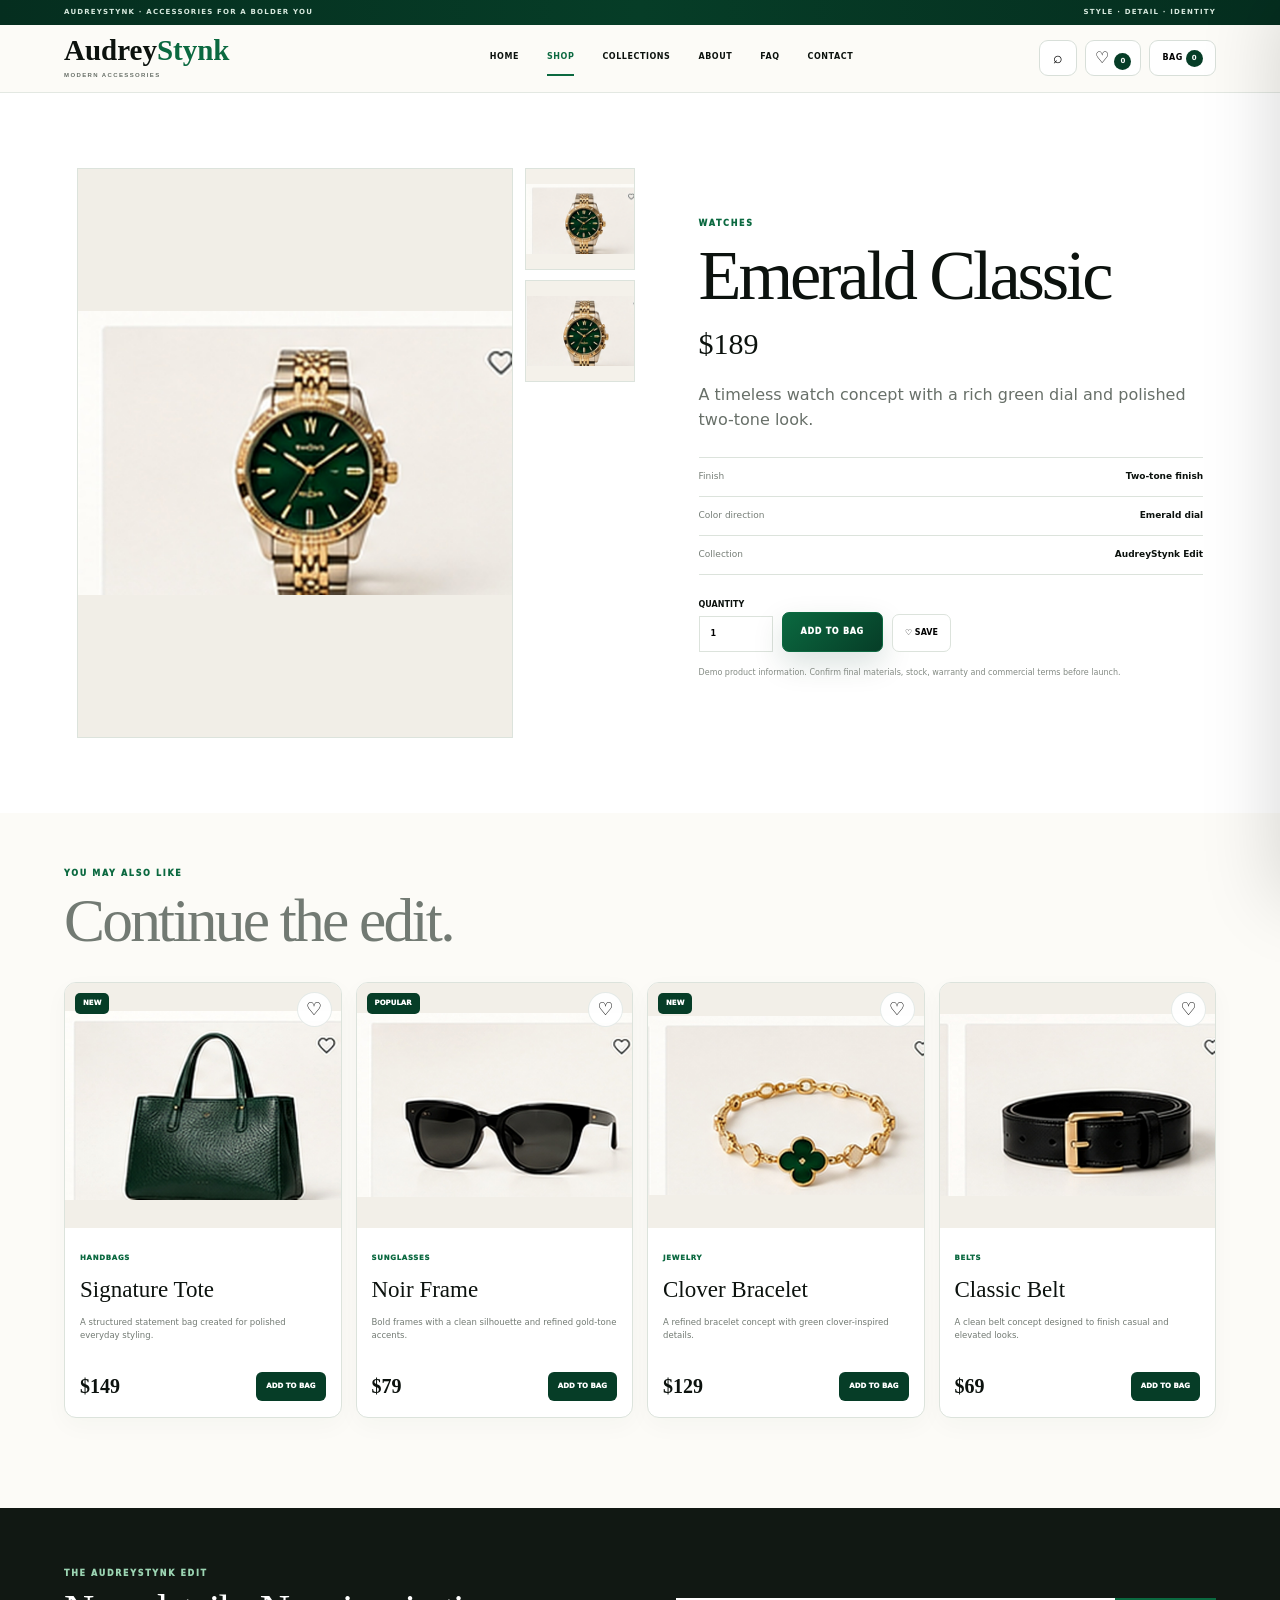
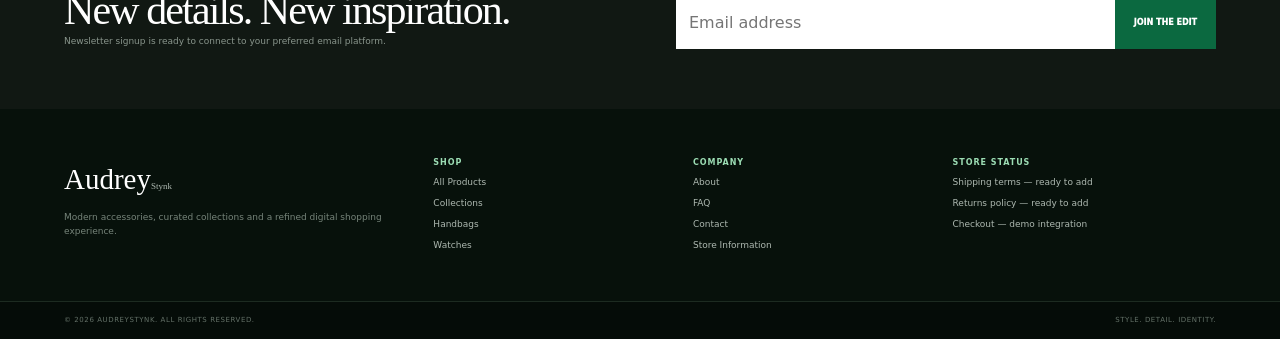
<file: product-emerald-classic.html>
<!doctype html>
<html lang="en">
<head>
<meta charset="utf-8">
<meta name="viewport" content="width=device-width,initial-scale=1">
<title>Emerald Classic — AudreyStynk</title>
<meta name="description" content="A timeless watch concept with a rich green dial and polished two-tone look.">
<meta name="theme-color" content="#063d27">
<meta property="og:title" content="Emerald Classic — AudreyStynk">
<meta property="og:description" content="A timeless watch concept with a rich green dial and polished two-tone look.">
<meta property="og:type" content="website">
<meta property="og:url" content="https://audreystynk.github.io/">
<meta property="og:image" content="https://audreystynk.github.io/assets/hero-editorial.jpg">
<link rel="icon" href="favicon.ico">
<link rel="stylesheet" href="styles.css">
</head>
<body data-page="shop">
<div class="announcement"><span>AUDREYSTYNK · ACCESSORIES FOR A BOLDER YOU</span><span>STYLE · DETAIL · IDENTITY</span></div>
<header class="site-header">
  <a class="brand" href="index.html">Audrey<span>Stynk</span><small>MODERN ACCESSORIES</small></a>
  <button class="mobile-menu" aria-label="Open navigation" aria-expanded="false">Menu</button>
  <nav class="main-nav"><a class="" href="index.html">Home</a><a class="active" href="shop.html">Shop</a><a class="" href="collections.html">Collections</a><a class="" href="about.html">About</a><a class="" href="faq.html">FAQ</a><a class="" href="contact.html">Contact</a></nav>
  <div class="header-actions">
    <button class="icon-btn search-toggle" aria-label="Search">⌕</button>
    <button class="icon-btn wishlist-toggle" aria-label="Wishlist">♡ <b id="wishCount">0</b></button>
    <button class="bag-btn" id="bagOpen" aria-label="Open shopping bag">Bag <b id="bagCount">0</b></button>
  </div>
</header>
<div class="search-drawer" id="searchDrawer">
  <div class="search-box"><span>⌕</span><input id="globalSearch" type="search" placeholder="Search AudreyStynk products..."><button class="search-close" aria-label="Close search">×</button></div>
  <div id="searchResults" class="search-results"></div>
</div>
<main>
<section class="product-detail">
 <div class="detail-gallery"><div class="main-shot"><img id="mainProductImage" src="assets/emerald-classic.jpg" alt="Emerald Classic"></div><div class="thumbs"><button data-img="assets/emerald-classic.jpg"><img src="assets/emerald-classic.jpg" alt="Front view"></button><button data-img="assets/emerald-classic-detail.jpg"><img src="assets/emerald-classic-detail.jpg" alt="Detail view"></button></div></div>
 <div class="detail-copy"><p class="eyebrow">Watches</p><h1>Emerald Classic</h1><div class="detail-price">$189</div><p class="detail-desc">A timeless watch concept with a rich green dial and polished two-tone look.</p><div class="spec-list"><div><span>Finish</span><strong>Two-tone finish</strong></div><div><span>Color direction</span><strong>Emerald dial</strong></div><div><span>Collection</span><strong>AudreyStynk Edit</strong></div></div><div class="quantity-row"><label>Quantity <input id="qty" type="number" min="1" max="9" value="1"></label><button class="primary-btn detail-add" data-add="emerald-classic">Add to Bag</button><button class="save-product" data-wish="emerald-classic">♡ Save</button></div><p class="demo-product">Demo product information. Confirm final materials, stock, warranty and commercial terms before launch.</p></div>
</section>
<section class="section compact"><div class="section-title"><div><p class="eyebrow">YOU MAY ALSO LIKE</p><h2>Continue the edit.</h2></div></div><div class="products-grid related"><article class="product-card" data-id="signature-tote" data-category="handbags" data-name="signature tote" data-price="149">
      <div class="product-media"><span class="badge">New</span><button class="heart-btn" data-wish="signature-tote" aria-label="Save Signature Tote">♡</button><a href="product-signature-tote.html"><img src="assets/signature-tote.jpg" alt="Signature Tote"></a><a class="quick-view" href="product-signature-tote.html">View Details</a></div>
      <div class="product-copy"><span>Handbags</span><h3><a href="product-signature-tote.html">Signature Tote</a></h3><p>A structured statement bag created for polished everyday styling.</p><div class="product-meta"><strong>$149</strong><button class="add-btn" data-add="signature-tote">Add to Bag</button></div></div>
    </article><article class="product-card" data-id="noir-frame" data-category="sunglasses" data-name="noir frame" data-price="79">
      <div class="product-media"><span class="badge">Popular</span><button class="heart-btn" data-wish="noir-frame" aria-label="Save Noir Frame">♡</button><a href="product-noir-frame.html"><img src="assets/noir-frame.jpg" alt="Noir Frame"></a><a class="quick-view" href="product-noir-frame.html">View Details</a></div>
      <div class="product-copy"><span>Sunglasses</span><h3><a href="product-noir-frame.html">Noir Frame</a></h3><p>Bold frames with a clean silhouette and refined gold-tone accents.</p><div class="product-meta"><strong>$79</strong><button class="add-btn" data-add="noir-frame">Add to Bag</button></div></div>
    </article><article class="product-card" data-id="clover-bracelet" data-category="jewelry" data-name="clover bracelet" data-price="129">
      <div class="product-media"><span class="badge">New</span><button class="heart-btn" data-wish="clover-bracelet" aria-label="Save Clover Bracelet">♡</button><a href="product-clover-bracelet.html"><img src="assets/clover-bracelet.jpg" alt="Clover Bracelet"></a><a class="quick-view" href="product-clover-bracelet.html">View Details</a></div>
      <div class="product-copy"><span>Jewelry</span><h3><a href="product-clover-bracelet.html">Clover Bracelet</a></h3><p>A refined bracelet concept with green clover-inspired details.</p><div class="product-meta"><strong>$129</strong><button class="add-btn" data-add="clover-bracelet">Add to Bag</button></div></div>
    </article><article class="product-card" data-id="classic-belt" data-category="belts" data-name="classic belt" data-price="69">
      <div class="product-media"><button class="heart-btn" data-wish="classic-belt" aria-label="Save Classic Belt">♡</button><a href="product-classic-belt.html"><img src="assets/classic-belt.jpg" alt="Classic Belt"></a><a class="quick-view" href="product-classic-belt.html">View Details</a></div>
      <div class="product-copy"><span>Belts</span><h3><a href="product-classic-belt.html">Classic Belt</a></h3><p>A clean belt concept designed to finish casual and elevated looks.</p><div class="product-meta"><strong>$69</strong><button class="add-btn" data-add="classic-belt">Add to Bag</button></div></div>
    </article></div></section>
</main>
<section class="newsletter">
  <div><p class="eyebrow light">THE AUDREYSTYNK EDIT</p><h2>New details. New inspiration.</h2><p>Newsletter signup is ready to connect to your preferred email platform.</p></div>
  <form onsubmit="return false"><input type="email" placeholder="Email address" aria-label="Email address"><button>Join the Edit</button></form>
</section>
<footer>
  <div class="footer-grid">
    <div><div class="footer-brand">Audrey<span>Stynk</span></div><p>Modern accessories, curated collections and a refined digital shopping experience.</p></div>
    <div><strong>Shop</strong><a href="shop.html">All Products</a><a href="collections.html">Collections</a><a href="shop.html#handbags">Handbags</a><a href="shop.html#watches">Watches</a></div>
    <div><strong>Company</strong><a href="about.html">About</a><a href="faq.html">FAQ</a><a href="contact.html">Contact</a><a href="policies.html">Store Information</a></div>
    <div><strong>Store Status</strong><span>Shipping terms — ready to add</span><span>Returns policy — ready to add</span><span>Checkout — demo integration</span></div>
  </div>
  <div class="footer-bottom"><span>© 2026 AudreyStynk. All rights reserved.</span><span>Style. Detail. Identity.</span></div>
</footer>
<aside class="bag-panel" id="bagPanel" aria-hidden="true">
 <div class="bag-head"><div><small>YOUR BAG</small><strong>Selected Pieces</strong></div><button id="bagClose">×</button></div>
 <div class="bag-items" id="bagItems"><p class="empty-state">Your bag is empty.</p></div>
 <div class="bag-summary"><div><span>Subtotal</span><strong id="bagSubtotal">$0</strong></div><small>Taxes, shipping and live payment processing are not configured in this demo.</small><a class="primary-btn full" href="checkout.html">Review Bag</a></div>
</aside>
<div class="page-overlay" id="pageOverlay"></div>
<div class="toast" id="toast" role="status"></div>
<script>window.AUDREY_PRODUCTS=[{"id": "signature-tote", "name": "Signature Tote", "category": "Handbags", "price": 149, "image": "assets/signature-tote.jpg", "detail": "assets/signature-tote-detail.jpg", "badge": "New", "material": "Structured finish", "tone": "Deep green", "desc": "A structured statement bag created for polished everyday styling.", "page": "product-signature-tote.html"}, {"id": "noir-frame", "name": "Noir Frame", "category": "Sunglasses", "price": 79, "image": "assets/noir-frame.jpg", "detail": "assets/noir-frame-detail.jpg", "badge": "Popular", "material": "Gloss finish", "tone": "Black / gold-tone", "desc": "Bold frames with a clean silhouette and refined gold-tone accents.", "page": "product-noir-frame.html"}, {"id": "emerald-classic", "name": "Emerald Classic", "category": "Watches", "price": 189, "image": "assets/emerald-classic.jpg", "detail": "assets/emerald-classic-detail.jpg", "badge": "Featured", "material": "Two-tone finish", "tone": "Emerald dial", "desc": "A timeless watch concept with a rich green dial and polished two-tone look.", "page": "product-emerald-classic.html"}, {"id": "clover-bracelet", "name": "Clover Bracelet", "category": "Jewelry", "price": 129, "image": "assets/clover-bracelet.jpg", "detail": "assets/clover-bracelet-detail.jpg", "badge": "New", "material": "Gold-tone finish", "tone": "Green accents", "desc": "A refined bracelet concept with green clover-inspired details.", "page": "product-clover-bracelet.html"}, {"id": "classic-belt", "name": "Classic Belt", "category": "Belts", "price": 69, "image": "assets/classic-belt.jpg", "detail": "assets/classic-belt-detail.jpg", "badge": "", "material": "Smooth finish", "tone": "Black / gold-tone", "desc": "A clean belt concept designed to finish casual and elevated looks.", "page": "product-classic-belt.html"}];</script>
<script src="script.js"></script>

</body>
</html>
</file>
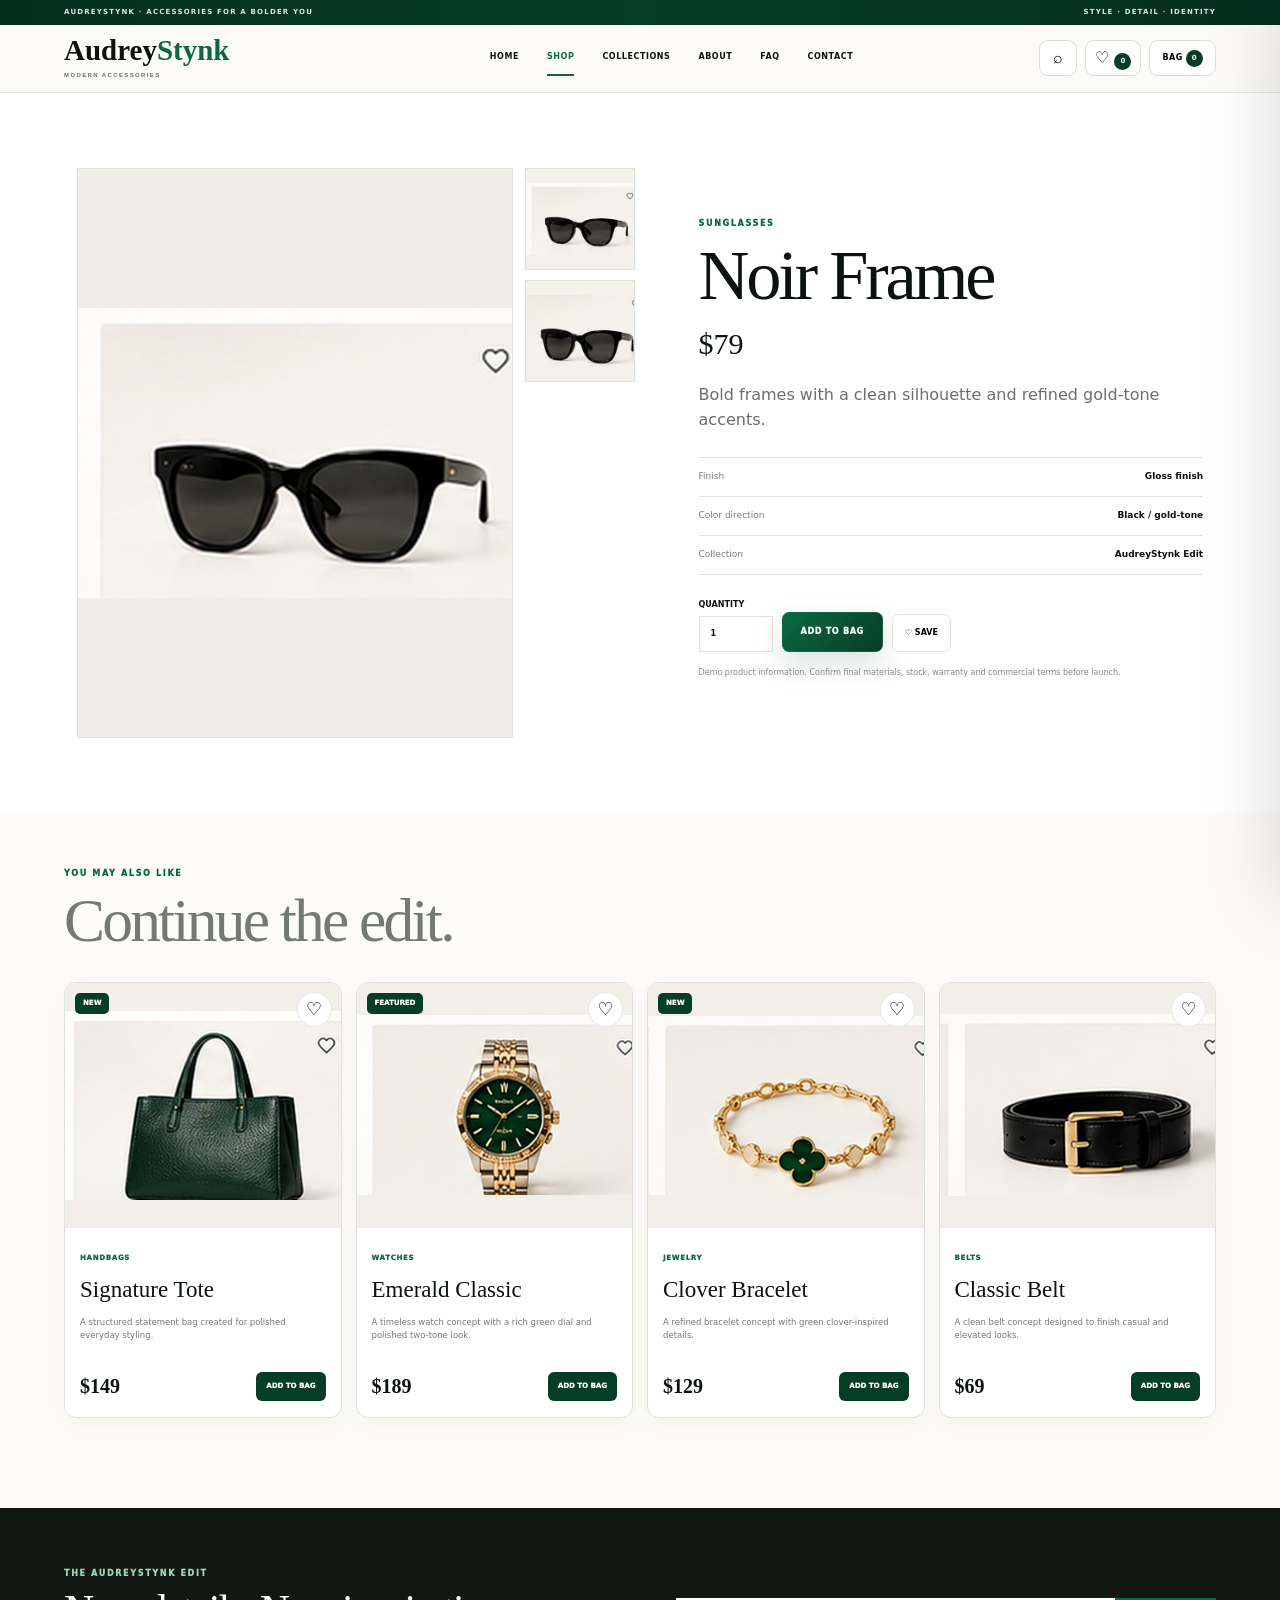
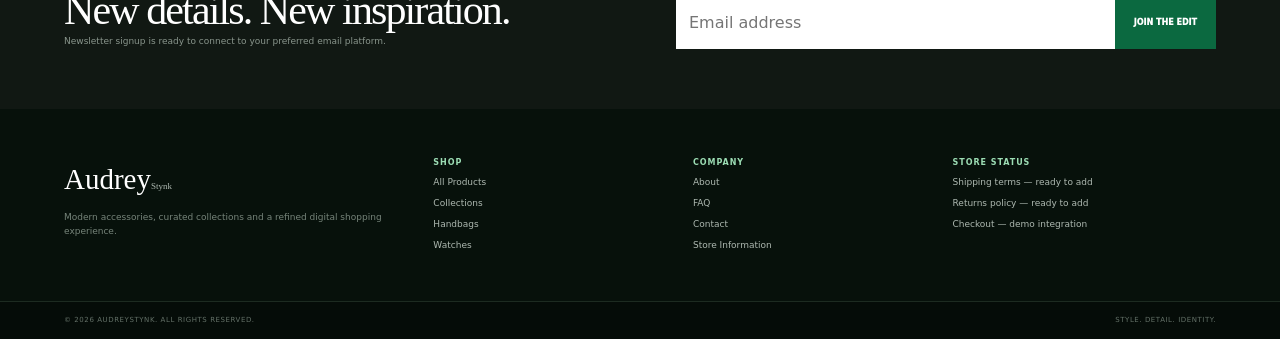
<file: product-noir-frame.html>
<!doctype html>
<html lang="en">
<head>
<meta charset="utf-8">
<meta name="viewport" content="width=device-width,initial-scale=1">
<title>Noir Frame — AudreyStynk</title>
<meta name="description" content="Bold frames with a clean silhouette and refined gold-tone accents.">
<meta name="theme-color" content="#063d27">
<meta property="og:title" content="Noir Frame — AudreyStynk">
<meta property="og:description" content="Bold frames with a clean silhouette and refined gold-tone accents.">
<meta property="og:type" content="website">
<meta property="og:url" content="https://audreystynk.github.io/">
<meta property="og:image" content="https://audreystynk.github.io/assets/hero-editorial.jpg">
<link rel="icon" href="favicon.ico">
<link rel="stylesheet" href="styles.css">
</head>
<body data-page="shop">
<div class="announcement"><span>AUDREYSTYNK · ACCESSORIES FOR A BOLDER YOU</span><span>STYLE · DETAIL · IDENTITY</span></div>
<header class="site-header">
  <a class="brand" href="index.html">Audrey<span>Stynk</span><small>MODERN ACCESSORIES</small></a>
  <button class="mobile-menu" aria-label="Open navigation" aria-expanded="false">Menu</button>
  <nav class="main-nav"><a class="" href="index.html">Home</a><a class="active" href="shop.html">Shop</a><a class="" href="collections.html">Collections</a><a class="" href="about.html">About</a><a class="" href="faq.html">FAQ</a><a class="" href="contact.html">Contact</a></nav>
  <div class="header-actions">
    <button class="icon-btn search-toggle" aria-label="Search">⌕</button>
    <button class="icon-btn wishlist-toggle" aria-label="Wishlist">♡ <b id="wishCount">0</b></button>
    <button class="bag-btn" id="bagOpen" aria-label="Open shopping bag">Bag <b id="bagCount">0</b></button>
  </div>
</header>
<div class="search-drawer" id="searchDrawer">
  <div class="search-box"><span>⌕</span><input id="globalSearch" type="search" placeholder="Search AudreyStynk products..."><button class="search-close" aria-label="Close search">×</button></div>
  <div id="searchResults" class="search-results"></div>
</div>
<main>
<section class="product-detail">
 <div class="detail-gallery"><div class="main-shot"><img id="mainProductImage" src="assets/noir-frame.jpg" alt="Noir Frame"></div><div class="thumbs"><button data-img="assets/noir-frame.jpg"><img src="assets/noir-frame.jpg" alt="Front view"></button><button data-img="assets/noir-frame-detail.jpg"><img src="assets/noir-frame-detail.jpg" alt="Detail view"></button></div></div>
 <div class="detail-copy"><p class="eyebrow">Sunglasses</p><h1>Noir Frame</h1><div class="detail-price">$79</div><p class="detail-desc">Bold frames with a clean silhouette and refined gold-tone accents.</p><div class="spec-list"><div><span>Finish</span><strong>Gloss finish</strong></div><div><span>Color direction</span><strong>Black / gold-tone</strong></div><div><span>Collection</span><strong>AudreyStynk Edit</strong></div></div><div class="quantity-row"><label>Quantity <input id="qty" type="number" min="1" max="9" value="1"></label><button class="primary-btn detail-add" data-add="noir-frame">Add to Bag</button><button class="save-product" data-wish="noir-frame">♡ Save</button></div><p class="demo-product">Demo product information. Confirm final materials, stock, warranty and commercial terms before launch.</p></div>
</section>
<section class="section compact"><div class="section-title"><div><p class="eyebrow">YOU MAY ALSO LIKE</p><h2>Continue the edit.</h2></div></div><div class="products-grid related"><article class="product-card" data-id="signature-tote" data-category="handbags" data-name="signature tote" data-price="149">
      <div class="product-media"><span class="badge">New</span><button class="heart-btn" data-wish="signature-tote" aria-label="Save Signature Tote">♡</button><a href="product-signature-tote.html"><img src="assets/signature-tote.jpg" alt="Signature Tote"></a><a class="quick-view" href="product-signature-tote.html">View Details</a></div>
      <div class="product-copy"><span>Handbags</span><h3><a href="product-signature-tote.html">Signature Tote</a></h3><p>A structured statement bag created for polished everyday styling.</p><div class="product-meta"><strong>$149</strong><button class="add-btn" data-add="signature-tote">Add to Bag</button></div></div>
    </article><article class="product-card" data-id="emerald-classic" data-category="watches" data-name="emerald classic" data-price="189">
      <div class="product-media"><span class="badge">Featured</span><button class="heart-btn" data-wish="emerald-classic" aria-label="Save Emerald Classic">♡</button><a href="product-emerald-classic.html"><img src="assets/emerald-classic.jpg" alt="Emerald Classic"></a><a class="quick-view" href="product-emerald-classic.html">View Details</a></div>
      <div class="product-copy"><span>Watches</span><h3><a href="product-emerald-classic.html">Emerald Classic</a></h3><p>A timeless watch concept with a rich green dial and polished two-tone look.</p><div class="product-meta"><strong>$189</strong><button class="add-btn" data-add="emerald-classic">Add to Bag</button></div></div>
    </article><article class="product-card" data-id="clover-bracelet" data-category="jewelry" data-name="clover bracelet" data-price="129">
      <div class="product-media"><span class="badge">New</span><button class="heart-btn" data-wish="clover-bracelet" aria-label="Save Clover Bracelet">♡</button><a href="product-clover-bracelet.html"><img src="assets/clover-bracelet.jpg" alt="Clover Bracelet"></a><a class="quick-view" href="product-clover-bracelet.html">View Details</a></div>
      <div class="product-copy"><span>Jewelry</span><h3><a href="product-clover-bracelet.html">Clover Bracelet</a></h3><p>A refined bracelet concept with green clover-inspired details.</p><div class="product-meta"><strong>$129</strong><button class="add-btn" data-add="clover-bracelet">Add to Bag</button></div></div>
    </article><article class="product-card" data-id="classic-belt" data-category="belts" data-name="classic belt" data-price="69">
      <div class="product-media"><button class="heart-btn" data-wish="classic-belt" aria-label="Save Classic Belt">♡</button><a href="product-classic-belt.html"><img src="assets/classic-belt.jpg" alt="Classic Belt"></a><a class="quick-view" href="product-classic-belt.html">View Details</a></div>
      <div class="product-copy"><span>Belts</span><h3><a href="product-classic-belt.html">Classic Belt</a></h3><p>A clean belt concept designed to finish casual and elevated looks.</p><div class="product-meta"><strong>$69</strong><button class="add-btn" data-add="classic-belt">Add to Bag</button></div></div>
    </article></div></section>
</main>
<section class="newsletter">
  <div><p class="eyebrow light">THE AUDREYSTYNK EDIT</p><h2>New details. New inspiration.</h2><p>Newsletter signup is ready to connect to your preferred email platform.</p></div>
  <form onsubmit="return false"><input type="email" placeholder="Email address" aria-label="Email address"><button>Join the Edit</button></form>
</section>
<footer>
  <div class="footer-grid">
    <div><div class="footer-brand">Audrey<span>Stynk</span></div><p>Modern accessories, curated collections and a refined digital shopping experience.</p></div>
    <div><strong>Shop</strong><a href="shop.html">All Products</a><a href="collections.html">Collections</a><a href="shop.html#handbags">Handbags</a><a href="shop.html#watches">Watches</a></div>
    <div><strong>Company</strong><a href="about.html">About</a><a href="faq.html">FAQ</a><a href="contact.html">Contact</a><a href="policies.html">Store Information</a></div>
    <div><strong>Store Status</strong><span>Shipping terms — ready to add</span><span>Returns policy — ready to add</span><span>Checkout — demo integration</span></div>
  </div>
  <div class="footer-bottom"><span>© 2026 AudreyStynk. All rights reserved.</span><span>Style. Detail. Identity.</span></div>
</footer>
<aside class="bag-panel" id="bagPanel" aria-hidden="true">
 <div class="bag-head"><div><small>YOUR BAG</small><strong>Selected Pieces</strong></div><button id="bagClose">×</button></div>
 <div class="bag-items" id="bagItems"><p class="empty-state">Your bag is empty.</p></div>
 <div class="bag-summary"><div><span>Subtotal</span><strong id="bagSubtotal">$0</strong></div><small>Taxes, shipping and live payment processing are not configured in this demo.</small><a class="primary-btn full" href="checkout.html">Review Bag</a></div>
</aside>
<div class="page-overlay" id="pageOverlay"></div>
<div class="toast" id="toast" role="status"></div>
<script>window.AUDREY_PRODUCTS=[{"id": "signature-tote", "name": "Signature Tote", "category": "Handbags", "price": 149, "image": "assets/signature-tote.jpg", "detail": "assets/signature-tote-detail.jpg", "badge": "New", "material": "Structured finish", "tone": "Deep green", "desc": "A structured statement bag created for polished everyday styling.", "page": "product-signature-tote.html"}, {"id": "noir-frame", "name": "Noir Frame", "category": "Sunglasses", "price": 79, "image": "assets/noir-frame.jpg", "detail": "assets/noir-frame-detail.jpg", "badge": "Popular", "material": "Gloss finish", "tone": "Black / gold-tone", "desc": "Bold frames with a clean silhouette and refined gold-tone accents.", "page": "product-noir-frame.html"}, {"id": "emerald-classic", "name": "Emerald Classic", "category": "Watches", "price": 189, "image": "assets/emerald-classic.jpg", "detail": "assets/emerald-classic-detail.jpg", "badge": "Featured", "material": "Two-tone finish", "tone": "Emerald dial", "desc": "A timeless watch concept with a rich green dial and polished two-tone look.", "page": "product-emerald-classic.html"}, {"id": "clover-bracelet", "name": "Clover Bracelet", "category": "Jewelry", "price": 129, "image": "assets/clover-bracelet.jpg", "detail": "assets/clover-bracelet-detail.jpg", "badge": "New", "material": "Gold-tone finish", "tone": "Green accents", "desc": "A refined bracelet concept with green clover-inspired details.", "page": "product-clover-bracelet.html"}, {"id": "classic-belt", "name": "Classic Belt", "category": "Belts", "price": 69, "image": "assets/classic-belt.jpg", "detail": "assets/classic-belt-detail.jpg", "badge": "", "material": "Smooth finish", "tone": "Black / gold-tone", "desc": "A clean belt concept designed to finish casual and elevated looks.", "page": "product-classic-belt.html"}];</script>
<script src="script.js"></script>

</body>
</html>
</file>
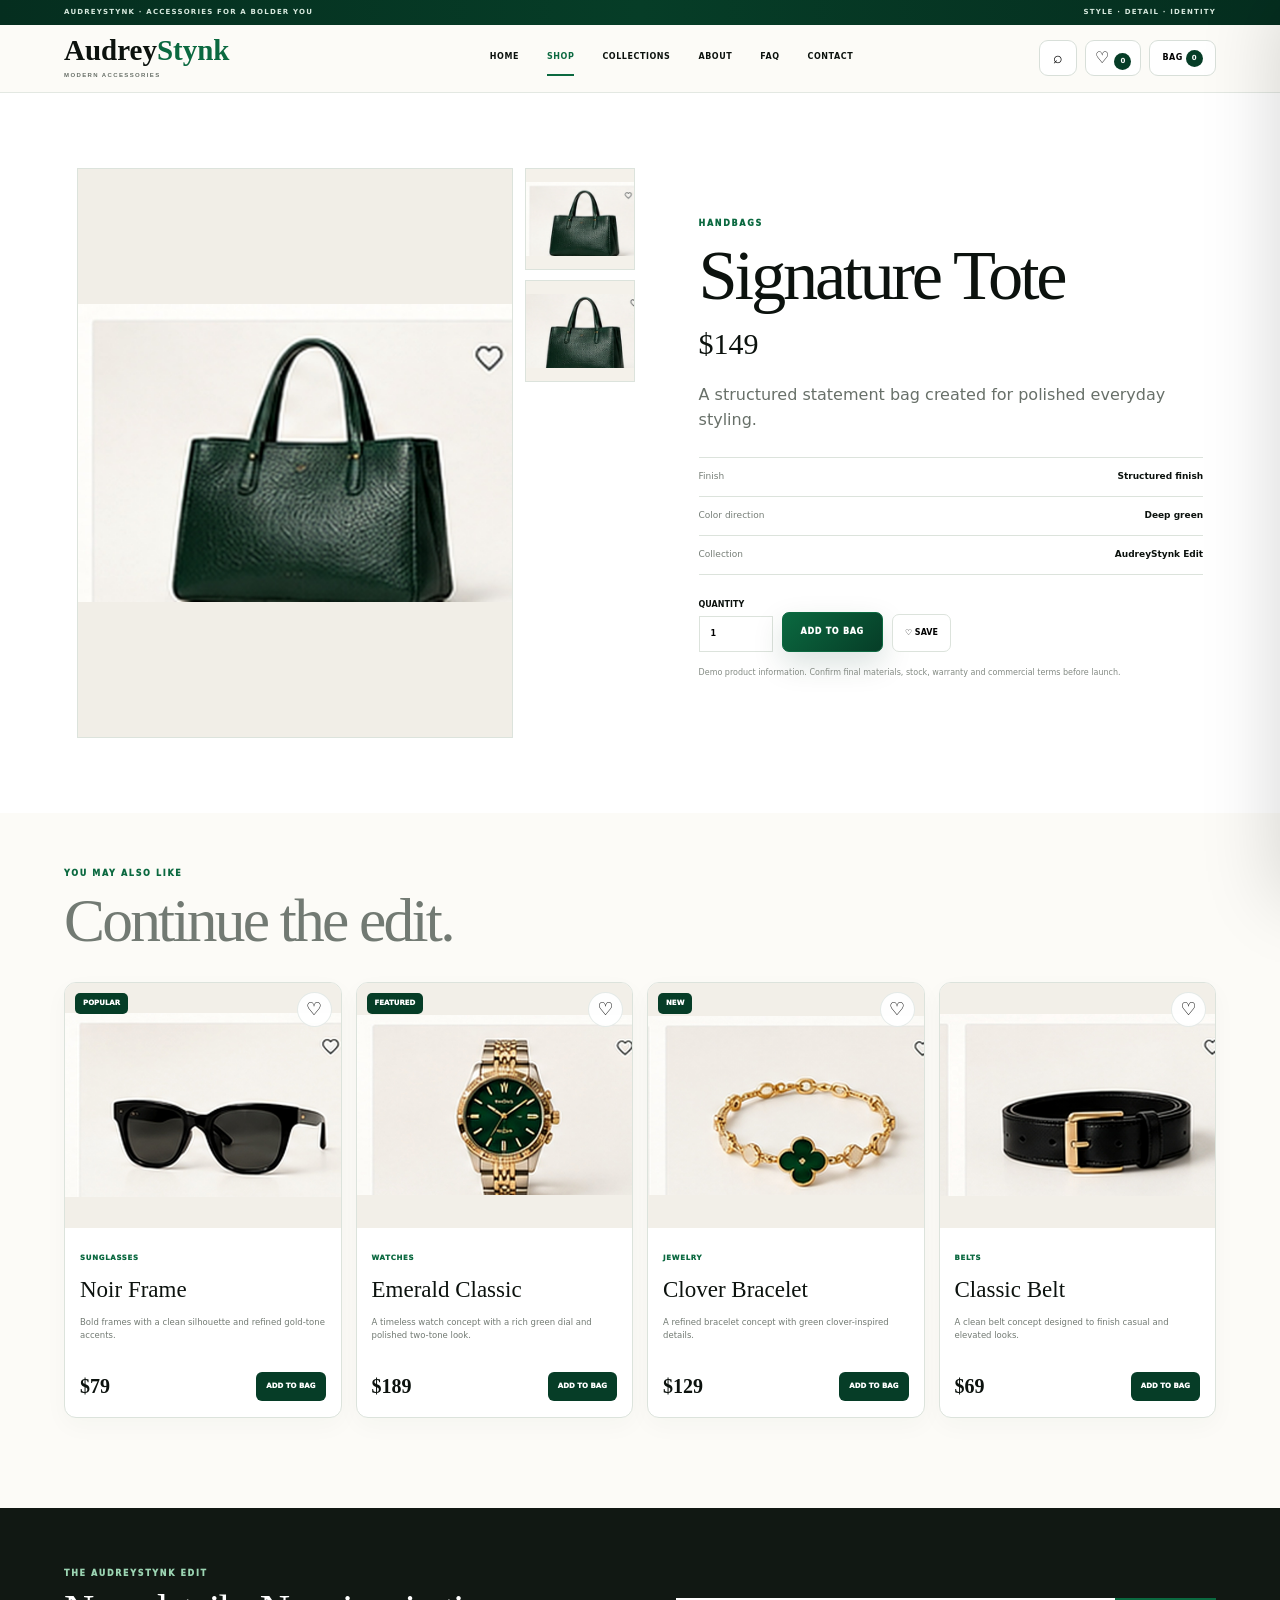
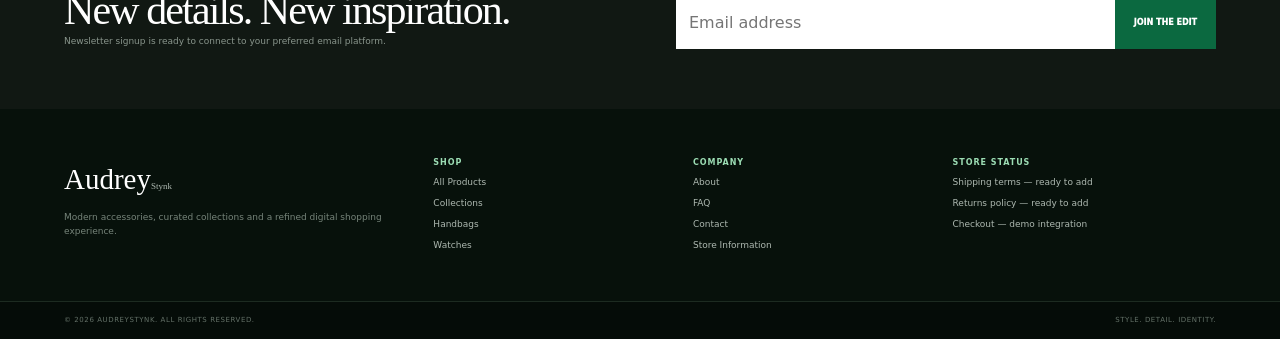
<file: product-signature-tote.html>
<!doctype html>
<html lang="en">
<head>
<meta charset="utf-8">
<meta name="viewport" content="width=device-width,initial-scale=1">
<title>Signature Tote — AudreyStynk</title>
<meta name="description" content="A structured statement bag created for polished everyday styling.">
<meta name="theme-color" content="#063d27">
<meta property="og:title" content="Signature Tote — AudreyStynk">
<meta property="og:description" content="A structured statement bag created for polished everyday styling.">
<meta property="og:type" content="website">
<meta property="og:url" content="https://audreystynk.github.io/">
<meta property="og:image" content="https://audreystynk.github.io/assets/hero-editorial.jpg">
<link rel="icon" href="favicon.ico">
<link rel="stylesheet" href="styles.css">
</head>
<body data-page="shop">
<div class="announcement"><span>AUDREYSTYNK · ACCESSORIES FOR A BOLDER YOU</span><span>STYLE · DETAIL · IDENTITY</span></div>
<header class="site-header">
  <a class="brand" href="index.html">Audrey<span>Stynk</span><small>MODERN ACCESSORIES</small></a>
  <button class="mobile-menu" aria-label="Open navigation" aria-expanded="false">Menu</button>
  <nav class="main-nav"><a class="" href="index.html">Home</a><a class="active" href="shop.html">Shop</a><a class="" href="collections.html">Collections</a><a class="" href="about.html">About</a><a class="" href="faq.html">FAQ</a><a class="" href="contact.html">Contact</a></nav>
  <div class="header-actions">
    <button class="icon-btn search-toggle" aria-label="Search">⌕</button>
    <button class="icon-btn wishlist-toggle" aria-label="Wishlist">♡ <b id="wishCount">0</b></button>
    <button class="bag-btn" id="bagOpen" aria-label="Open shopping bag">Bag <b id="bagCount">0</b></button>
  </div>
</header>
<div class="search-drawer" id="searchDrawer">
  <div class="search-box"><span>⌕</span><input id="globalSearch" type="search" placeholder="Search AudreyStynk products..."><button class="search-close" aria-label="Close search">×</button></div>
  <div id="searchResults" class="search-results"></div>
</div>
<main>
<section class="product-detail">
 <div class="detail-gallery"><div class="main-shot"><img id="mainProductImage" src="assets/signature-tote.jpg" alt="Signature Tote"></div><div class="thumbs"><button data-img="assets/signature-tote.jpg"><img src="assets/signature-tote.jpg" alt="Front view"></button><button data-img="assets/signature-tote-detail.jpg"><img src="assets/signature-tote-detail.jpg" alt="Detail view"></button></div></div>
 <div class="detail-copy"><p class="eyebrow">Handbags</p><h1>Signature Tote</h1><div class="detail-price">$149</div><p class="detail-desc">A structured statement bag created for polished everyday styling.</p><div class="spec-list"><div><span>Finish</span><strong>Structured finish</strong></div><div><span>Color direction</span><strong>Deep green</strong></div><div><span>Collection</span><strong>AudreyStynk Edit</strong></div></div><div class="quantity-row"><label>Quantity <input id="qty" type="number" min="1" max="9" value="1"></label><button class="primary-btn detail-add" data-add="signature-tote">Add to Bag</button><button class="save-product" data-wish="signature-tote">♡ Save</button></div><p class="demo-product">Demo product information. Confirm final materials, stock, warranty and commercial terms before launch.</p></div>
</section>
<section class="section compact"><div class="section-title"><div><p class="eyebrow">YOU MAY ALSO LIKE</p><h2>Continue the edit.</h2></div></div><div class="products-grid related"><article class="product-card" data-id="noir-frame" data-category="sunglasses" data-name="noir frame" data-price="79">
      <div class="product-media"><span class="badge">Popular</span><button class="heart-btn" data-wish="noir-frame" aria-label="Save Noir Frame">♡</button><a href="product-noir-frame.html"><img src="assets/noir-frame.jpg" alt="Noir Frame"></a><a class="quick-view" href="product-noir-frame.html">View Details</a></div>
      <div class="product-copy"><span>Sunglasses</span><h3><a href="product-noir-frame.html">Noir Frame</a></h3><p>Bold frames with a clean silhouette and refined gold-tone accents.</p><div class="product-meta"><strong>$79</strong><button class="add-btn" data-add="noir-frame">Add to Bag</button></div></div>
    </article><article class="product-card" data-id="emerald-classic" data-category="watches" data-name="emerald classic" data-price="189">
      <div class="product-media"><span class="badge">Featured</span><button class="heart-btn" data-wish="emerald-classic" aria-label="Save Emerald Classic">♡</button><a href="product-emerald-classic.html"><img src="assets/emerald-classic.jpg" alt="Emerald Classic"></a><a class="quick-view" href="product-emerald-classic.html">View Details</a></div>
      <div class="product-copy"><span>Watches</span><h3><a href="product-emerald-classic.html">Emerald Classic</a></h3><p>A timeless watch concept with a rich green dial and polished two-tone look.</p><div class="product-meta"><strong>$189</strong><button class="add-btn" data-add="emerald-classic">Add to Bag</button></div></div>
    </article><article class="product-card" data-id="clover-bracelet" data-category="jewelry" data-name="clover bracelet" data-price="129">
      <div class="product-media"><span class="badge">New</span><button class="heart-btn" data-wish="clover-bracelet" aria-label="Save Clover Bracelet">♡</button><a href="product-clover-bracelet.html"><img src="assets/clover-bracelet.jpg" alt="Clover Bracelet"></a><a class="quick-view" href="product-clover-bracelet.html">View Details</a></div>
      <div class="product-copy"><span>Jewelry</span><h3><a href="product-clover-bracelet.html">Clover Bracelet</a></h3><p>A refined bracelet concept with green clover-inspired details.</p><div class="product-meta"><strong>$129</strong><button class="add-btn" data-add="clover-bracelet">Add to Bag</button></div></div>
    </article><article class="product-card" data-id="classic-belt" data-category="belts" data-name="classic belt" data-price="69">
      <div class="product-media"><button class="heart-btn" data-wish="classic-belt" aria-label="Save Classic Belt">♡</button><a href="product-classic-belt.html"><img src="assets/classic-belt.jpg" alt="Classic Belt"></a><a class="quick-view" href="product-classic-belt.html">View Details</a></div>
      <div class="product-copy"><span>Belts</span><h3><a href="product-classic-belt.html">Classic Belt</a></h3><p>A clean belt concept designed to finish casual and elevated looks.</p><div class="product-meta"><strong>$69</strong><button class="add-btn" data-add="classic-belt">Add to Bag</button></div></div>
    </article></div></section>
</main>
<section class="newsletter">
  <div><p class="eyebrow light">THE AUDREYSTYNK EDIT</p><h2>New details. New inspiration.</h2><p>Newsletter signup is ready to connect to your preferred email platform.</p></div>
  <form onsubmit="return false"><input type="email" placeholder="Email address" aria-label="Email address"><button>Join the Edit</button></form>
</section>
<footer>
  <div class="footer-grid">
    <div><div class="footer-brand">Audrey<span>Stynk</span></div><p>Modern accessories, curated collections and a refined digital shopping experience.</p></div>
    <div><strong>Shop</strong><a href="shop.html">All Products</a><a href="collections.html">Collections</a><a href="shop.html#handbags">Handbags</a><a href="shop.html#watches">Watches</a></div>
    <div><strong>Company</strong><a href="about.html">About</a><a href="faq.html">FAQ</a><a href="contact.html">Contact</a><a href="policies.html">Store Information</a></div>
    <div><strong>Store Status</strong><span>Shipping terms — ready to add</span><span>Returns policy — ready to add</span><span>Checkout — demo integration</span></div>
  </div>
  <div class="footer-bottom"><span>© 2026 AudreyStynk. All rights reserved.</span><span>Style. Detail. Identity.</span></div>
</footer>
<aside class="bag-panel" id="bagPanel" aria-hidden="true">
 <div class="bag-head"><div><small>YOUR BAG</small><strong>Selected Pieces</strong></div><button id="bagClose">×</button></div>
 <div class="bag-items" id="bagItems"><p class="empty-state">Your bag is empty.</p></div>
 <div class="bag-summary"><div><span>Subtotal</span><strong id="bagSubtotal">$0</strong></div><small>Taxes, shipping and live payment processing are not configured in this demo.</small><a class="primary-btn full" href="checkout.html">Review Bag</a></div>
</aside>
<div class="page-overlay" id="pageOverlay"></div>
<div class="toast" id="toast" role="status"></div>
<script>window.AUDREY_PRODUCTS=[{"id": "signature-tote", "name": "Signature Tote", "category": "Handbags", "price": 149, "image": "assets/signature-tote.jpg", "detail": "assets/signature-tote-detail.jpg", "badge": "New", "material": "Structured finish", "tone": "Deep green", "desc": "A structured statement bag created for polished everyday styling.", "page": "product-signature-tote.html"}, {"id": "noir-frame", "name": "Noir Frame", "category": "Sunglasses", "price": 79, "image": "assets/noir-frame.jpg", "detail": "assets/noir-frame-detail.jpg", "badge": "Popular", "material": "Gloss finish", "tone": "Black / gold-tone", "desc": "Bold frames with a clean silhouette and refined gold-tone accents.", "page": "product-noir-frame.html"}, {"id": "emerald-classic", "name": "Emerald Classic", "category": "Watches", "price": 189, "image": "assets/emerald-classic.jpg", "detail": "assets/emerald-classic-detail.jpg", "badge": "Featured", "material": "Two-tone finish", "tone": "Emerald dial", "desc": "A timeless watch concept with a rich green dial and polished two-tone look.", "page": "product-emerald-classic.html"}, {"id": "clover-bracelet", "name": "Clover Bracelet", "category": "Jewelry", "price": 129, "image": "assets/clover-bracelet.jpg", "detail": "assets/clover-bracelet-detail.jpg", "badge": "New", "material": "Gold-tone finish", "tone": "Green accents", "desc": "A refined bracelet concept with green clover-inspired details.", "page": "product-clover-bracelet.html"}, {"id": "classic-belt", "name": "Classic Belt", "category": "Belts", "price": 69, "image": "assets/classic-belt.jpg", "detail": "assets/classic-belt-detail.jpg", "badge": "", "material": "Smooth finish", "tone": "Black / gold-tone", "desc": "A clean belt concept designed to finish casual and elevated looks.", "page": "product-classic-belt.html"}];</script>
<script src="script.js"></script>

</body>
</html>
</file>
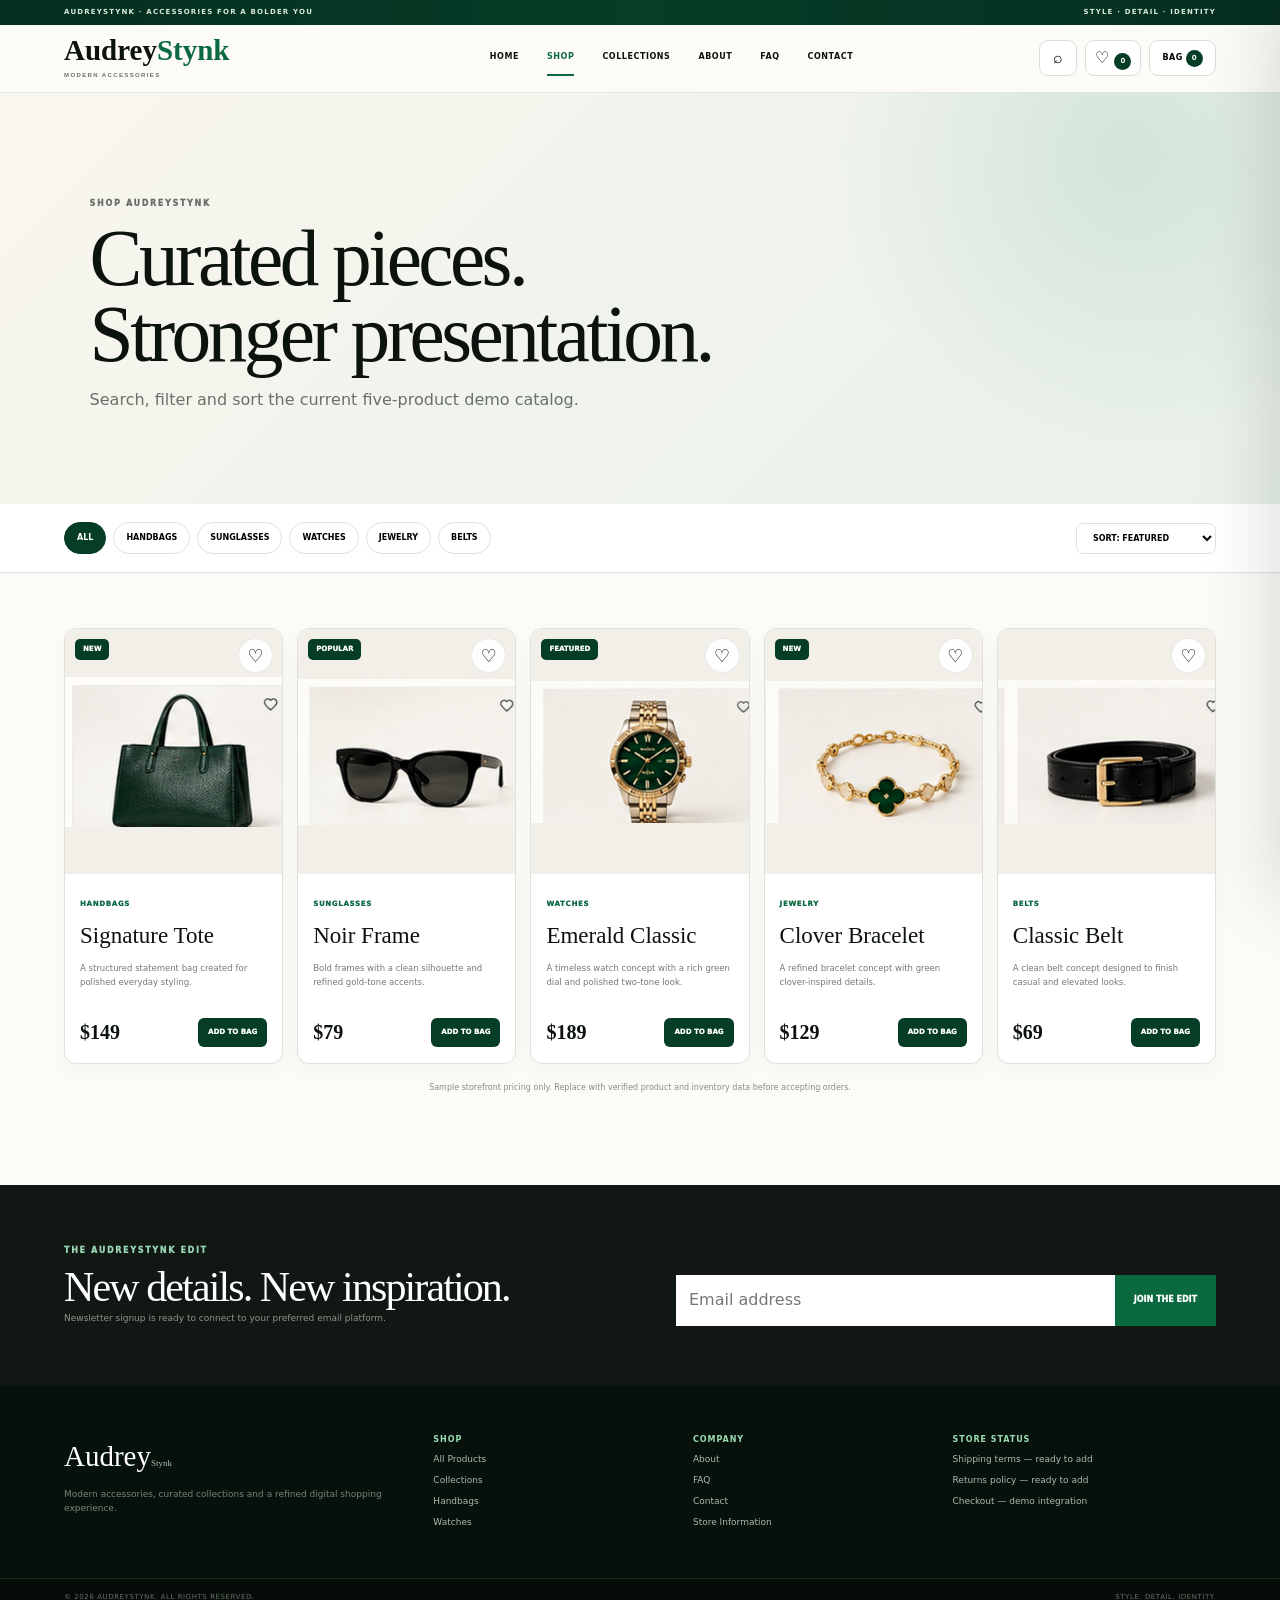
<file: shop.html>
<!doctype html>
<html lang="en">
<head>
<meta charset="utf-8">
<meta name="viewport" content="width=device-width,initial-scale=1">
<title>Shop — AudreyStynk</title>
<meta name="description" content="Browse AudreyStynk accessories and sample product catalog.">
<meta name="theme-color" content="#063d27">
<meta property="og:title" content="Shop — AudreyStynk">
<meta property="og:description" content="Browse AudreyStynk accessories and sample product catalog.">
<meta property="og:type" content="website">
<meta property="og:url" content="https://audreystynk.github.io/">
<meta property="og:image" content="https://audreystynk.github.io/assets/hero-editorial.jpg">
<link rel="icon" href="favicon.ico">
<link rel="stylesheet" href="styles.css">
</head>
<body data-page="shop">
<div class="announcement"><span>AUDREYSTYNK · ACCESSORIES FOR A BOLDER YOU</span><span>STYLE · DETAIL · IDENTITY</span></div>
<header class="site-header">
  <a class="brand" href="index.html">Audrey<span>Stynk</span><small>MODERN ACCESSORIES</small></a>
  <button class="mobile-menu" aria-label="Open navigation" aria-expanded="false">Menu</button>
  <nav class="main-nav"><a class="" href="index.html">Home</a><a class="active" href="shop.html">Shop</a><a class="" href="collections.html">Collections</a><a class="" href="about.html">About</a><a class="" href="faq.html">FAQ</a><a class="" href="contact.html">Contact</a></nav>
  <div class="header-actions">
    <button class="icon-btn search-toggle" aria-label="Search">⌕</button>
    <button class="icon-btn wishlist-toggle" aria-label="Wishlist">♡ <b id="wishCount">0</b></button>
    <button class="bag-btn" id="bagOpen" aria-label="Open shopping bag">Bag <b id="bagCount">0</b></button>
  </div>
</header>
<div class="search-drawer" id="searchDrawer">
  <div class="search-box"><span>⌕</span><input id="globalSearch" type="search" placeholder="Search AudreyStynk products..."><button class="search-close" aria-label="Close search">×</button></div>
  <div id="searchResults" class="search-results"></div>
</div>
<main>
<section class="page-hero"><p class="eyebrow">SHOP AUDREYSTYNK</p><h1>Curated pieces.<br>Stronger presentation.</h1><p>Search, filter and sort the current five-product demo catalog.</p></section>
<section class="shop-toolbar">
 <div class="filters"><button class="filter active" data-filter="all">All</button><button class="filter" data-filter="handbags">Handbags</button><button class="filter" data-filter="sunglasses">Sunglasses</button><button class="filter" data-filter="watches">Watches</button><button class="filter" data-filter="jewelry">Jewelry</button><button class="filter" data-filter="belts">Belts</button></div>
 <select id="sortProducts" aria-label="Sort products"><option value="featured">Sort: Featured</option><option value="price-asc">Price: Low to High</option><option value="price-desc">Price: High to Low</option><option value="name">Name: A–Z</option></select>
</section>
<section class="section compact"><div class="products-grid" id="shopGrid"><article class="product-card" data-id="signature-tote" data-category="handbags" data-name="signature tote" data-price="149">
      <div class="product-media"><span class="badge">New</span><button class="heart-btn" data-wish="signature-tote" aria-label="Save Signature Tote">♡</button><a href="product-signature-tote.html"><img src="assets/signature-tote.jpg" alt="Signature Tote"></a><a class="quick-view" href="product-signature-tote.html">View Details</a></div>
      <div class="product-copy"><span>Handbags</span><h3><a href="product-signature-tote.html">Signature Tote</a></h3><p>A structured statement bag created for polished everyday styling.</p><div class="product-meta"><strong>$149</strong><button class="add-btn" data-add="signature-tote">Add to Bag</button></div></div>
    </article><article class="product-card" data-id="noir-frame" data-category="sunglasses" data-name="noir frame" data-price="79">
      <div class="product-media"><span class="badge">Popular</span><button class="heart-btn" data-wish="noir-frame" aria-label="Save Noir Frame">♡</button><a href="product-noir-frame.html"><img src="assets/noir-frame.jpg" alt="Noir Frame"></a><a class="quick-view" href="product-noir-frame.html">View Details</a></div>
      <div class="product-copy"><span>Sunglasses</span><h3><a href="product-noir-frame.html">Noir Frame</a></h3><p>Bold frames with a clean silhouette and refined gold-tone accents.</p><div class="product-meta"><strong>$79</strong><button class="add-btn" data-add="noir-frame">Add to Bag</button></div></div>
    </article><article class="product-card" data-id="emerald-classic" data-category="watches" data-name="emerald classic" data-price="189">
      <div class="product-media"><span class="badge">Featured</span><button class="heart-btn" data-wish="emerald-classic" aria-label="Save Emerald Classic">♡</button><a href="product-emerald-classic.html"><img src="assets/emerald-classic.jpg" alt="Emerald Classic"></a><a class="quick-view" href="product-emerald-classic.html">View Details</a></div>
      <div class="product-copy"><span>Watches</span><h3><a href="product-emerald-classic.html">Emerald Classic</a></h3><p>A timeless watch concept with a rich green dial and polished two-tone look.</p><div class="product-meta"><strong>$189</strong><button class="add-btn" data-add="emerald-classic">Add to Bag</button></div></div>
    </article><article class="product-card" data-id="clover-bracelet" data-category="jewelry" data-name="clover bracelet" data-price="129">
      <div class="product-media"><span class="badge">New</span><button class="heart-btn" data-wish="clover-bracelet" aria-label="Save Clover Bracelet">♡</button><a href="product-clover-bracelet.html"><img src="assets/clover-bracelet.jpg" alt="Clover Bracelet"></a><a class="quick-view" href="product-clover-bracelet.html">View Details</a></div>
      <div class="product-copy"><span>Jewelry</span><h3><a href="product-clover-bracelet.html">Clover Bracelet</a></h3><p>A refined bracelet concept with green clover-inspired details.</p><div class="product-meta"><strong>$129</strong><button class="add-btn" data-add="clover-bracelet">Add to Bag</button></div></div>
    </article><article class="product-card" data-id="classic-belt" data-category="belts" data-name="classic belt" data-price="69">
      <div class="product-media"><button class="heart-btn" data-wish="classic-belt" aria-label="Save Classic Belt">♡</button><a href="product-classic-belt.html"><img src="assets/classic-belt.jpg" alt="Classic Belt"></a><a class="quick-view" href="product-classic-belt.html">View Details</a></div>
      <div class="product-copy"><span>Belts</span><h3><a href="product-classic-belt.html">Classic Belt</a></h3><p>A clean belt concept designed to finish casual and elevated looks.</p><div class="product-meta"><strong>$69</strong><button class="add-btn" data-add="classic-belt">Add to Bag</button></div></div>
    </article></div><p class="demo-note">Sample storefront pricing only. Replace with verified product and inventory data before accepting orders.</p></section>
</main>
<section class="newsletter">
  <div><p class="eyebrow light">THE AUDREYSTYNK EDIT</p><h2>New details. New inspiration.</h2><p>Newsletter signup is ready to connect to your preferred email platform.</p></div>
  <form onsubmit="return false"><input type="email" placeholder="Email address" aria-label="Email address"><button>Join the Edit</button></form>
</section>
<footer>
  <div class="footer-grid">
    <div><div class="footer-brand">Audrey<span>Stynk</span></div><p>Modern accessories, curated collections and a refined digital shopping experience.</p></div>
    <div><strong>Shop</strong><a href="shop.html">All Products</a><a href="collections.html">Collections</a><a href="shop.html#handbags">Handbags</a><a href="shop.html#watches">Watches</a></div>
    <div><strong>Company</strong><a href="about.html">About</a><a href="faq.html">FAQ</a><a href="contact.html">Contact</a><a href="policies.html">Store Information</a></div>
    <div><strong>Store Status</strong><span>Shipping terms — ready to add</span><span>Returns policy — ready to add</span><span>Checkout — demo integration</span></div>
  </div>
  <div class="footer-bottom"><span>© 2026 AudreyStynk. All rights reserved.</span><span>Style. Detail. Identity.</span></div>
</footer>
<aside class="bag-panel" id="bagPanel" aria-hidden="true">
 <div class="bag-head"><div><small>YOUR BAG</small><strong>Selected Pieces</strong></div><button id="bagClose">×</button></div>
 <div class="bag-items" id="bagItems"><p class="empty-state">Your bag is empty.</p></div>
 <div class="bag-summary"><div><span>Subtotal</span><strong id="bagSubtotal">$0</strong></div><small>Taxes, shipping and live payment processing are not configured in this demo.</small><a class="primary-btn full" href="checkout.html">Review Bag</a></div>
</aside>
<div class="page-overlay" id="pageOverlay"></div>
<div class="toast" id="toast" role="status"></div>
<script>window.AUDREY_PRODUCTS=[{"id": "signature-tote", "name": "Signature Tote", "category": "Handbags", "price": 149, "image": "assets/signature-tote.jpg", "detail": "assets/signature-tote-detail.jpg", "badge": "New", "material": "Structured finish", "tone": "Deep green", "desc": "A structured statement bag created for polished everyday styling.", "page": "product-signature-tote.html"}, {"id": "noir-frame", "name": "Noir Frame", "category": "Sunglasses", "price": 79, "image": "assets/noir-frame.jpg", "detail": "assets/noir-frame-detail.jpg", "badge": "Popular", "material": "Gloss finish", "tone": "Black / gold-tone", "desc": "Bold frames with a clean silhouette and refined gold-tone accents.", "page": "product-noir-frame.html"}, {"id": "emerald-classic", "name": "Emerald Classic", "category": "Watches", "price": 189, "image": "assets/emerald-classic.jpg", "detail": "assets/emerald-classic-detail.jpg", "badge": "Featured", "material": "Two-tone finish", "tone": "Emerald dial", "desc": "A timeless watch concept with a rich green dial and polished two-tone look.", "page": "product-emerald-classic.html"}, {"id": "clover-bracelet", "name": "Clover Bracelet", "category": "Jewelry", "price": 129, "image": "assets/clover-bracelet.jpg", "detail": "assets/clover-bracelet-detail.jpg", "badge": "New", "material": "Gold-tone finish", "tone": "Green accents", "desc": "A refined bracelet concept with green clover-inspired details.", "page": "product-clover-bracelet.html"}, {"id": "classic-belt", "name": "Classic Belt", "category": "Belts", "price": 69, "image": "assets/classic-belt.jpg", "detail": "assets/classic-belt-detail.jpg", "badge": "", "material": "Smooth finish", "tone": "Black / gold-tone", "desc": "A clean belt concept designed to finish casual and elevated looks.", "page": "product-classic-belt.html"}];</script>
<script src="script.js"></script>

</body>
</html>
</file>
<file: styles.css>
:root{--green:#063d27;--green2:#0b6940;--green3:#148753;--greenSoft:#e5efe8;--cream:#f4efe6;--paper:#fcfbf7;--ink:#0c120e;--muted:#667069;--line:#dce3dc;--gold:#b79652;--white:#fff;--shadow:0 22px 65px rgba(6,61,39,.10)}
*{box-sizing:border-box}html{scroll-behavior:smooth}body{margin:0;background:var(--paper);color:var(--ink);font-family:Inter,ui-sans-serif,system-ui,-apple-system,"Segoe UI",sans-serif;line-height:1.55}a{text-decoration:none;color:inherit}button,input,textarea,select{font:inherit}button{cursor:pointer}img{display:block;width:100%}.announcement{display:flex;justify-content:space-between;padding:7px 5vw;background:linear-gradient(90deg,#052e1f,var(--green),#052e1f);color:#d7e9de;font-size:7px;font-weight:900;letter-spacing:.17em;text-transform:uppercase}.site-header{position:sticky;top:0;z-index:80;display:grid;grid-template-columns:240px 1fr auto;align-items:center;gap:25px;padding:14px 5vw;background:rgba(252,251,247,.96);border-bottom:1px solid rgba(18,60,39,.10);backdrop-filter:blur(16px)}.brand{font-family:Georgia,"Times New Roman",serif;font-size:29px;line-height:.8;font-weight:700}.brand span,.footer-brand span{color:var(--green2)}.brand small{display:block;margin-top:10px;font:800 6px/1 Arial,sans-serif;letter-spacing:.23em;color:#687068}.main-nav{display:flex;justify-content:center;gap:28px;font-size:8px;font-weight:900;letter-spacing:.07em;text-transform:uppercase}.main-nav a{padding:10px 0;border-bottom:2px solid transparent}.main-nav a:hover,.main-nav a.active{color:var(--green2);border-color:var(--green2)}.header-actions{display:flex;gap:8px;align-items:center}.icon-btn,.bag-btn{height:36px;border:1px solid #d8dfd9;background:#fff;border-radius:9px}.icon-btn{min-width:38px;padding:0 9px}.icon-btn b,.bag-btn b{display:inline-grid;place-items:center;min-width:17px;height:17px;padding:0 4px;border-radius:20px;background:var(--green);color:#fff;font-size:7px}.bag-btn{padding:0 12px;font-size:8px;font-weight:900;text-transform:uppercase;letter-spacing:.06em}.mobile-menu{display:none;border:1px solid var(--line);background:#fff;border-radius:7px;padding:8px 11px;font-size:8px;font-weight:900;text-transform:uppercase}.eyebrow{margin:0 0 11px;color:var(--green2);font-size:8px;font-weight:1000;letter-spacing:.21em;text-transform:uppercase}.eyebrow.light{color:#9bd4b2}.primary-btn,.secondary-btn{display:inline-flex;align-items:center;justify-content:center;padding:13px 18px;border-radius:7px;font-size:8px;font-weight:1000;letter-spacing:.09em;text-transform:uppercase}.primary-btn{background:linear-gradient(135deg,var(--green2),var(--green));color:#fff;border:1px solid var(--green2);box-shadow:0 12px 30px rgba(6,61,39,.15)}.secondary-btn{background:transparent;border:1px solid #9ba59d;color:var(--ink)}.primary-btn.full{width:100%}.hero-pro{display:grid;grid-template-columns:.72fr 1.28fr;min-height:690px;background:radial-gradient(circle at 12% 15%,rgba(17,130,75,.08),transparent 24%),linear-gradient(135deg,#f9f6ef,#eef4ef)}.hero-content{display:flex;flex-direction:column;justify-content:center;padding:7vw 3vw 7vw 6vw}.hero-content h1,.section-title h2,.intense-band h2,.story-copy h2,.page-hero h1,.about-pro h2,.newsletter h2,.contact-pro aside h2,.product-detail h1{font-family:Georgia,"Times New Roman",serif;font-weight:400;letter-spacing:-.045em;line-height:.95}.hero-content h1{font-size:clamp(65px,6.2vw,98px);margin:7px 0 18px}.hero-content h1 em{font-style:normal;color:var(--green2)}.hero-content>p:not(.eyebrow){max-width:620px;color:#5e665f}.hero-cta{display:flex;gap:10px;flex-wrap:wrap;margin-top:18px}.hero-facts{display:grid;grid-template-columns:repeat(3,1fr);gap:9px;margin-top:35px}.hero-facts div{padding:15px 11px;background:rgba(255,255,255,.70);border-top:3px solid var(--green2)}.hero-facts b{display:block;font-family:Georgia,serif;font-size:24px;font-weight:400}.hero-facts span{font-size:8px;color:#737b74}.hero-visual{position:relative;overflow:hidden;background:#e4e6e0}.hero-visual>img{height:100%;object-fit:cover}.visual-tag{position:absolute;left:24px;bottom:24px;padding:17px 19px;background:rgba(5,34,21,.92);color:#fff;box-shadow:0 20px 50px rgba(0,0,0,.2)}.visual-tag small{display:block;color:#9fddb7;font-size:7px;letter-spacing:.15em}.visual-tag strong{display:block;margin-top:4px;font-family:Georgia,serif;font-size:24px;font-weight:400}.category-grid{display:grid;grid-template-columns:repeat(6,1fr);gap:1px;background:#dfe5df;border-bottom:1px solid #dfe5df}.category-grid>a{background:#fff;transition:.22s}.category-grid>a:hover{transform:translateY(-2px);z-index:2;box-shadow:var(--shadow)}.category-grid img{height:155px;object-fit:cover}.category-grid div{padding:15px}.category-grid span{color:var(--green2);font-size:7px;font-weight:1000}.category-grid h3{font-family:Georgia,serif;font-size:21px;font-weight:400;margin:3px 0}.category-grid p{margin:0;color:#778078;font-size:8px}.section{padding:90px 5vw}.section.compact{padding-top:55px}.section-title{display:grid;grid-template-columns:1fr .65fr;gap:7vw;align-items:end;margin-bottom:28px}.section-title h2{font-size:clamp(46px,4.8vw,69px);margin:4px 0}.section-title>div:last-child{color:#727a73;font-size:10px}.section-title a{display:inline-block;margin-top:8px;color:var(--green2);font-size:8px;font-weight:1000;text-transform:uppercase}.products-grid{display:grid;grid-template-columns:repeat(5,1fr);gap:14px}.product-card{background:#fff;border:1px solid var(--line);border-radius:12px;overflow:hidden;transition:.25s;box-shadow:0 8px 24px rgba(18,50,30,.03)}.product-card:hover{transform:translateY(-5px);box-shadow:var(--shadow)}.product-media{position:relative;overflow:hidden;background:#f2efe8}.product-media img{height:245px;object-fit:contain;transition:.35s}.product-card:hover .product-media img{transform:scale(1.035)}.badge{position:absolute;z-index:3;top:10px;left:10px;padding:5px 8px;border-radius:5px;background:var(--green);color:#fff;font-size:7px;font-weight:1000;text-transform:uppercase}.heart-btn{position:absolute;z-index:3;top:9px;right:9px;width:35px;height:35px;border:1px solid rgba(7,61,39,.10);border-radius:50%;background:rgba(255,255,255,.92);font-size:18px}.heart-btn.saved,.save-product.saved{background:var(--green);color:white}.quick-view{position:absolute;left:12px;right:12px;bottom:10px;padding:9px;background:rgba(6,61,39,.94);color:#fff;text-align:center;border-radius:6px;font-size:7px;font-weight:1000;text-transform:uppercase;transform:translateY(55px);transition:.25s}.product-card:hover .quick-view{transform:translateY(0)}.product-copy{padding:15px}.product-copy>span{color:var(--green2);font-size:7px;font-weight:1000;letter-spacing:.1em;text-transform:uppercase}.product-copy h3{font-family:Georgia,serif;font-size:23px;font-weight:400;margin:4px 0}.product-copy p{min-height:43px;color:#737b74;font-size:8.5px}.product-meta{display:flex;justify-content:space-between;align-items:center;gap:8px;margin-top:12px}.product-meta strong{font-family:Georgia,serif;font-size:20px}.add-btn{border:0;border-radius:6px;padding:9px 10px;background:var(--green);color:#fff;font-size:7px;font-weight:1000;text-transform:uppercase}.demo-note{margin:18px auto 0;max-width:900px;color:#868d87;font-size:8px;text-align:center}.intense-band{display:grid;grid-template-columns:.78fr 1.22fr;gap:6vw;padding:90px 6vw;background:radial-gradient(circle at 13% 12%,rgba(25,143,83,.24),transparent 29%),linear-gradient(135deg,#032d1c,#06452b);color:#fff}.intense-band h2{font-size:clamp(49px,5vw,74px);margin:6px 0}.intense-band>div:first-child>p:not(.eyebrow){color:#b9cec0}.band-stats{display:grid;grid-template-columns:1fr 1fr}.band-stats article{min-height:190px;padding:24px;border:1px solid rgba(255,255,255,.12);margin:-1px 0 0 -1px}.band-stats b{color:#9bd5b1;font-size:8px}.band-stats strong{display:block;margin:48px 0 3px;font-family:Georgia,serif;font-size:27px;font-weight:400}.band-stats span{color:#a9bcb0;font-size:9px}.story-split{display:grid;grid-template-columns:1.1fr .9fr;min-height:580px}.story-image img{height:100%;object-fit:cover}.story-copy{display:flex;flex-direction:column;justify-content:center;padding:7vw 6vw;background:#f0ece3}.story-copy h2{font-size:clamp(48px,5vw,72px);margin:7px 0}.story-copy>p:not(.eyebrow){color:#69716a}.text-link{margin-top:14px;color:var(--green2);font-size:9px;font-weight:1000;text-transform:uppercase}.page-hero{padding:105px 7vw 75px;background:radial-gradient(circle at 88% 15%,rgba(18,128,74,.12),transparent 25%),linear-gradient(135deg,#f9f6ee,#e8f1ea)}.page-hero h1{font-size:clamp(58px,6.2vw,94px);margin:6px 0}.page-hero>p{max-width:820px;color:#687168}.shop-toolbar{display:flex;justify-content:space-between;gap:20px;align-items:center;padding:18px 5vw;background:#fff;border-bottom:1px solid var(--line)}.filters{display:flex;gap:7px;flex-wrap:wrap}.filter,#sortProducts{padding:9px 12px;border:1px solid var(--line);background:#fff;border-radius:100px;font-size:8px;font-weight:900;text-transform:uppercase}.filter.active,.filter:hover{background:var(--green);border-color:var(--green);color:#fff}#sortProducts{border-radius:7px}.collections-pro{display:grid;grid-template-columns:1fr 1fr;gap:14px;padding:70px 5vw}.collections-pro>a{position:relative;height:430px;overflow:hidden;background:#e8e4dc}.collections-pro img{height:100%;object-fit:cover;transition:.35s}.collections-pro>a:hover img{transform:scale(1.035)}.collections-pro>a:after{content:"";position:absolute;inset:0;background:linear-gradient(0deg,rgba(0,0,0,.68),transparent 60%)}.collections-pro div{position:absolute;z-index:2;left:26px;bottom:24px;color:#fff}.collections-pro span{color:#a9ddba;font-size:8px;letter-spacing:.13em}.collections-pro h2{font-family:Georgia,serif;font-size:38px;font-weight:400;margin:3px 0}.collections-pro p{max-width:390px;color:#d9dfda;font-size:9px}.about-pro{display:grid;grid-template-columns:.9fr 1.1fr}.about-pro>div{display:flex;flex-direction:column;justify-content:center;padding:7vw 6vw;background:#fff}.about-pro h2{font-size:clamp(48px,5vw,72px);margin:7px 0}.about-pro p:not(.eyebrow){color:#6b746c}.about-pro>img{height:100%;min-height:630px;object-fit:cover}.pill-row{display:flex;gap:7px;flex-wrap:wrap;margin-top:18px}.pill-row span{padding:8px 11px;border:1px solid var(--line);border-radius:100px;font-size:8px;font-weight:800}.faq-pro{max-width:1020px;margin:auto;padding:75px 5vw}.faq-pro details{padding:21px 0;border-bottom:1px solid var(--line)}.faq-pro summary{cursor:pointer;font-family:Georgia,serif;font-size:26px}.faq-pro p{color:#69716a}.contact-pro{display:grid;grid-template-columns:1.1fr .9fr;gap:18px;padding:75px 6vw}.contact-pro form{padding:29px;background:#fff;border:1px solid var(--line)}.form-row{display:grid;grid-template-columns:1fr 1fr;gap:12px}.contact-pro label{display:grid;gap:6px;margin-bottom:13px;font-size:8px;font-weight:1000;text-transform:uppercase}.contact-pro input,.contact-pro textarea,.contact-pro select{padding:12px;border:1px solid #d5ddd6;background:#fbfbf8}.contact-pro small{display:block;margin-top:12px;color:#818981}.contact-pro aside{padding:42px;background:linear-gradient(135deg,#042f1e,#06452b);color:#fff}.contact-pro aside h2{font-size:45px}.contact-pro aside>p:not(.eyebrow){color:#b9cdc0}.contact-lines{display:grid;gap:8px;margin-top:25px}.contact-lines span{padding:12px;border-top:1px solid rgba(255,255,255,.15);font-size:9px}.policy-grid{display:grid;grid-template-columns:repeat(4,1fr);padding:70px 5vw}.policy-grid article{min-height:300px;padding:27px;border:1px solid var(--line);margin-right:-1px;background:#fff}.policy-grid span{color:var(--green2);font-size:8px;font-weight:1000}.policy-grid h2{font-family:Georgia,serif;font-size:30px;font-weight:400;margin:75px 0 7px}.policy-grid p{color:#6c746d;font-size:9px}.product-detail{display:grid;grid-template-columns:1.05fr .95fr;gap:5vw;padding:75px 6vw;background:#fff}.detail-gallery{display:grid;grid-template-columns:1fr 110px;gap:12px}.main-shot{background:#f1eee7;border:1px solid var(--line);min-height:570px}.main-shot img{height:100%;object-fit:contain}.thumbs{display:grid;align-content:start;gap:10px}.thumbs button{padding:0;border:1px solid var(--line);background:#f4f1ea}.thumbs img{height:100px;object-fit:contain}.detail-copy{align-self:center}.detail-copy h1{font-size:clamp(54px,5.5vw,82px);margin:7px 0}.detail-price{font-family:Georgia,serif;font-size:30px;margin:12px 0}.detail-desc{max-width:560px;color:#687069}.spec-list{margin:24px 0;border-top:1px solid var(--line)}.spec-list div{display:flex;justify-content:space-between;gap:30px;padding:12px 0;border-bottom:1px solid var(--line);font-size:9px}.spec-list span{color:#767e77}.quantity-row{display:flex;gap:9px;align-items:end;flex-wrap:wrap}.quantity-row label{display:grid;gap:5px;font-size:8px;font-weight:900;text-transform:uppercase}.quantity-row input{width:74px;padding:11px;border:1px solid var(--line)}.save-product{padding:12px;border:1px solid var(--line);background:#fff;border-radius:7px;font-size:8px;font-weight:900;text-transform:uppercase}.demo-product{margin-top:15px;color:#838a83;font-size:8px}.products-grid.related{grid-template-columns:repeat(4,1fr)}.checkout-layout{display:grid;grid-template-columns:1.25fr .75fr;gap:28px;padding:70px 7vw}.checkout-layout>div>h2,.checkout-layout aside h3{font-family:Georgia,serif;font-size:35px;font-weight:400}.checkout-items{display:grid;gap:10px}.checkout-item{display:grid;grid-template-columns:90px 1fr auto;gap:15px;align-items:center;padding:12px;background:#fff;border:1px solid var(--line)}.checkout-item img{height:82px;object-fit:contain;background:#f3f0e9}.checkout-item h4{font-family:Georgia,serif;font-size:20px;font-weight:400;margin:0}.checkout-item button{border:0;background:transparent;color:#777;font-size:8px;text-decoration:underline}.checkout-layout aside{padding:28px;background:#fff;border:1px solid var(--line);align-self:start;position:sticky;top:95px}.summary-line{display:flex;justify-content:space-between;gap:20px;padding:10px 0;font-size:9px}.summary-line.total{font-size:15px}.checkout-layout aside p{color:#777f78;font-size:8px}.newsletter{display:flex;justify-content:space-between;align-items:end;gap:35px;padding:60px 5vw;background:#111813;color:#fff}.newsletter h2{font-size:42px;margin:4px 0}.newsletter p:not(.eyebrow){margin:0;color:#89958c;font-size:9px}.newsletter form{display:flex;width:min(540px,45vw)}.newsletter input{flex:1;padding:13px;border:0}.newsletter button{padding:13px 19px;border:0;background:var(--green2);color:#fff;font-size:8px;font-weight:1000;text-transform:uppercase}.footer-grid{display:grid;grid-template-columns:1.5fr 1fr 1fr 1.2fr;gap:40px;padding:48px 5vw;background:#07110b;color:#fff}.footer-brand{font-family:Georgia,serif;font-size:29px}.footer-grid p{max-width:400px;color:#76847a;font-size:9px}.footer-grid>div:not(:first-child){display:grid;align-content:start;gap:7px}.footer-grid strong{font-size:8px;color:#9cddb4;text-transform:uppercase;letter-spacing:.12em}.footer-grid a,.footer-grid span{font-size:9px;color:#aeb9b1}.footer-bottom{display:flex;justify-content:space-between;padding:13px 5vw;background:#050c08;border-top:1px solid #1d2b21;color:#647168;font-size:7px;text-transform:uppercase;letter-spacing:.08em}.bag-panel{position:fixed;z-index:120;right:-430px;top:0;width:min(410px,92vw);height:100vh;padding:24px;background:#fff;box-shadow:-25px 0 70px rgba(0,0,0,.15);transition:.3s;display:flex;flex-direction:column}.bag-panel.open{right:0}.bag-head{display:flex;justify-content:space-between;align-items:center;padding-bottom:15px;border-bottom:1px solid var(--line)}.bag-head small{display:block;color:var(--green2);font-size:7px;font-weight:1000;letter-spacing:.13em}.bag-head strong{font-family:Georgia,serif;font-size:28px;font-weight:400}.bag-head button{border:0;background:none;font-size:28px}.bag-items{flex:1;overflow:auto;padding:12px 0}.bag-row{display:grid;grid-template-columns:70px 1fr auto;gap:11px;align-items:center;padding:10px 0;border-bottom:1px solid var(--line)}.bag-row img{height:65px;object-fit:contain;background:#f3f0ea}.bag-row strong{display:block;font-family:Georgia,serif;font-size:17px;font-weight:400}.bag-row span{font-size:9px;color:#727a73}.bag-row button{border:0;background:none;font-size:8px;text-decoration:underline}.bag-summary{padding-top:15px;border-top:1px solid var(--line)}.bag-summary>div{display:flex;justify-content:space-between;margin-bottom:8px}.bag-summary small{display:block;margin-bottom:13px;color:#7a827b;font-size:8px}.empty-state{color:#7d857e;font-size:10px}.page-overlay{display:none;position:fixed;z-index:110;inset:0;background:rgba(0,0,0,.35)}.page-overlay.show{display:block}.search-drawer{position:fixed;z-index:130;left:0;right:0;top:-360px;padding:28px 8vw;background:#fff;border-bottom:1px solid var(--line);box-shadow:0 25px 60px rgba(0,0,0,.12);transition:.3s}.search-drawer.open{top:0}.search-box{display:flex;align-items:center;gap:10px;max-width:980px;margin:auto;border-bottom:2px solid var(--green);padding-bottom:8px}.search-box input{flex:1;border:0;outline:0;font-family:Georgia,serif;font-size:28px}.search-close{border:0;background:none;font-size:28px}.search-results{display:grid;grid-template-columns:repeat(5,1fr);gap:9px;max-width:1100px;margin:18px auto 0}.search-result{padding:10px;border:1px solid var(--line);background:#faf9f6}.search-result strong{font-family:Georgia,serif;font-weight:400}.search-result span{display:block;color:var(--green2);font-size:8px}.toast{position:fixed;z-index:150;right:22px;bottom:22px;transform:translateY(100px);opacity:0;padding:12px 16px;background:#07110b;color:#fff;border-radius:8px;font-size:9px;transition:.25s}.toast.show{transform:none;opacity:1}
@media(max-width:1150px){.site-header{grid-template-columns:1fr auto auto}.mobile-menu{display:block}.main-nav{display:none;position:absolute;top:100%;left:0;right:0;padding:18px 5vw;background:#fff;flex-direction:column;align-items:flex-start}.main-nav.open{display:flex}.hero-pro{grid-template-columns:1fr}.hero-visual{min-height:520px}.category-grid{grid-template-columns:repeat(3,1fr)}.products-grid{grid-template-columns:repeat(3,1fr)}.products-grid.related{grid-template-columns:repeat(2,1fr)}.policy-grid{grid-template-columns:1fr 1fr}.footer-grid{grid-template-columns:1fr 1fr}.search-results{grid-template-columns:repeat(3,1fr)}}
@media(max-width:760px){.announcement{display:none}.site-header{grid-template-columns:1fr auto auto;padding:12px 4vw}.brand{font-size:24px}.header-actions .icon-btn{display:none}.hero-content{padding:65px 6vw}.hero-content h1{font-size:53px}.hero-facts{grid-template-columns:1fr}.hero-visual{min-height:400px}.category-grid{grid-template-columns:1fr 1fr}.category-grid img{height:130px}.section{padding:65px 5vw}.section-title{grid-template-columns:1fr}.products-grid{grid-template-columns:1fr}.product-media img{height:330px}.intense-band,.story-split,.about-pro,.contact-pro,.product-detail,.checkout-layout{grid-template-columns:1fr}.band-stats{grid-template-columns:1fr 1fr}.shop-toolbar{align-items:flex-start;flex-direction:column}.collections-pro{grid-template-columns:1fr}.policy-grid{grid-template-columns:1fr}.detail-gallery{grid-template-columns:1fr}.thumbs{display:flex}.thumbs button{width:100px}.products-grid.related{grid-template-columns:1fr}.newsletter{display:block}.newsletter form{margin-top:18px;width:100%}.footer-grid{grid-template-columns:1fr}.footer-bottom{display:block}.footer-bottom span{display:block;margin:4px 0}.form-row{grid-template-columns:1fr}.search-results{grid-template-columns:1fr}.search-box input{font-size:20px}.checkout-layout aside{position:static}}
@media(max-width:470px){.category-grid{grid-template-columns:1fr}.band-stats{grid-template-columns:1fr}.newsletter form{display:grid}.main-shot{min-height:420px}}
</file>
